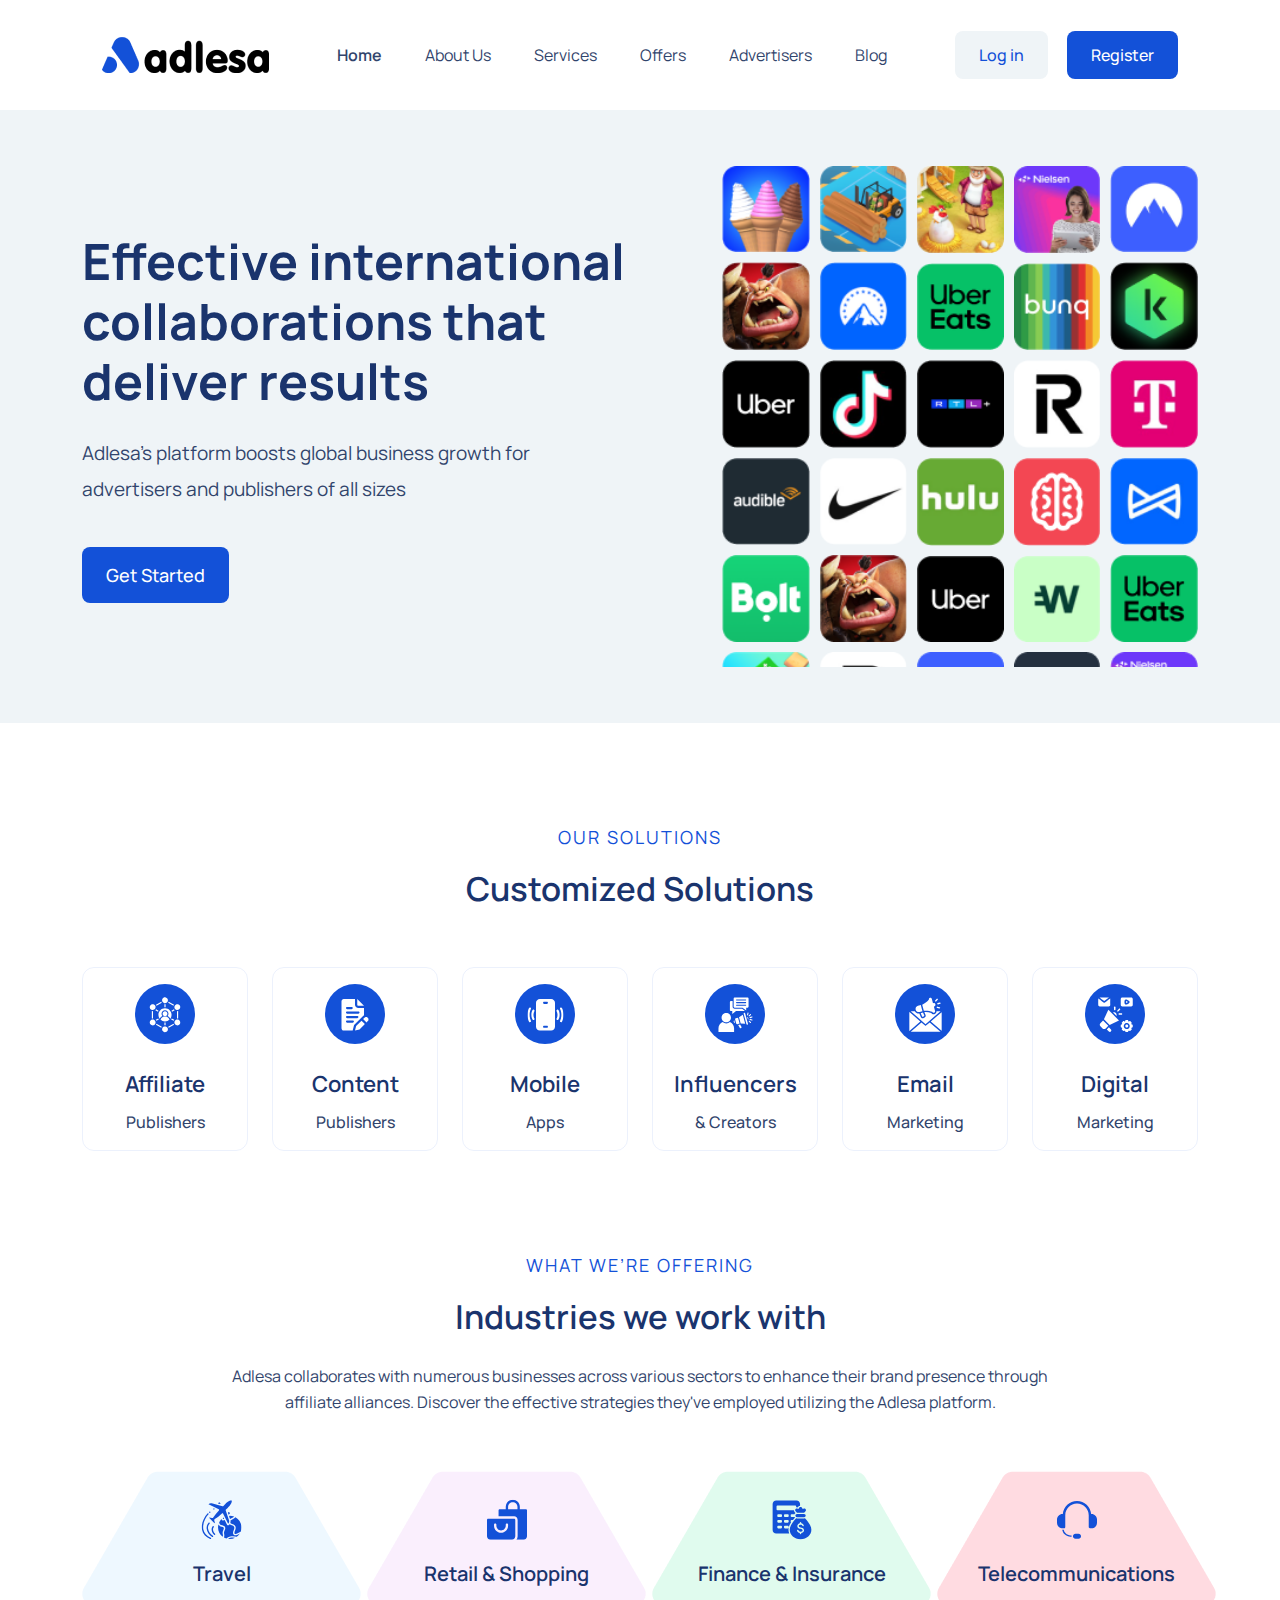
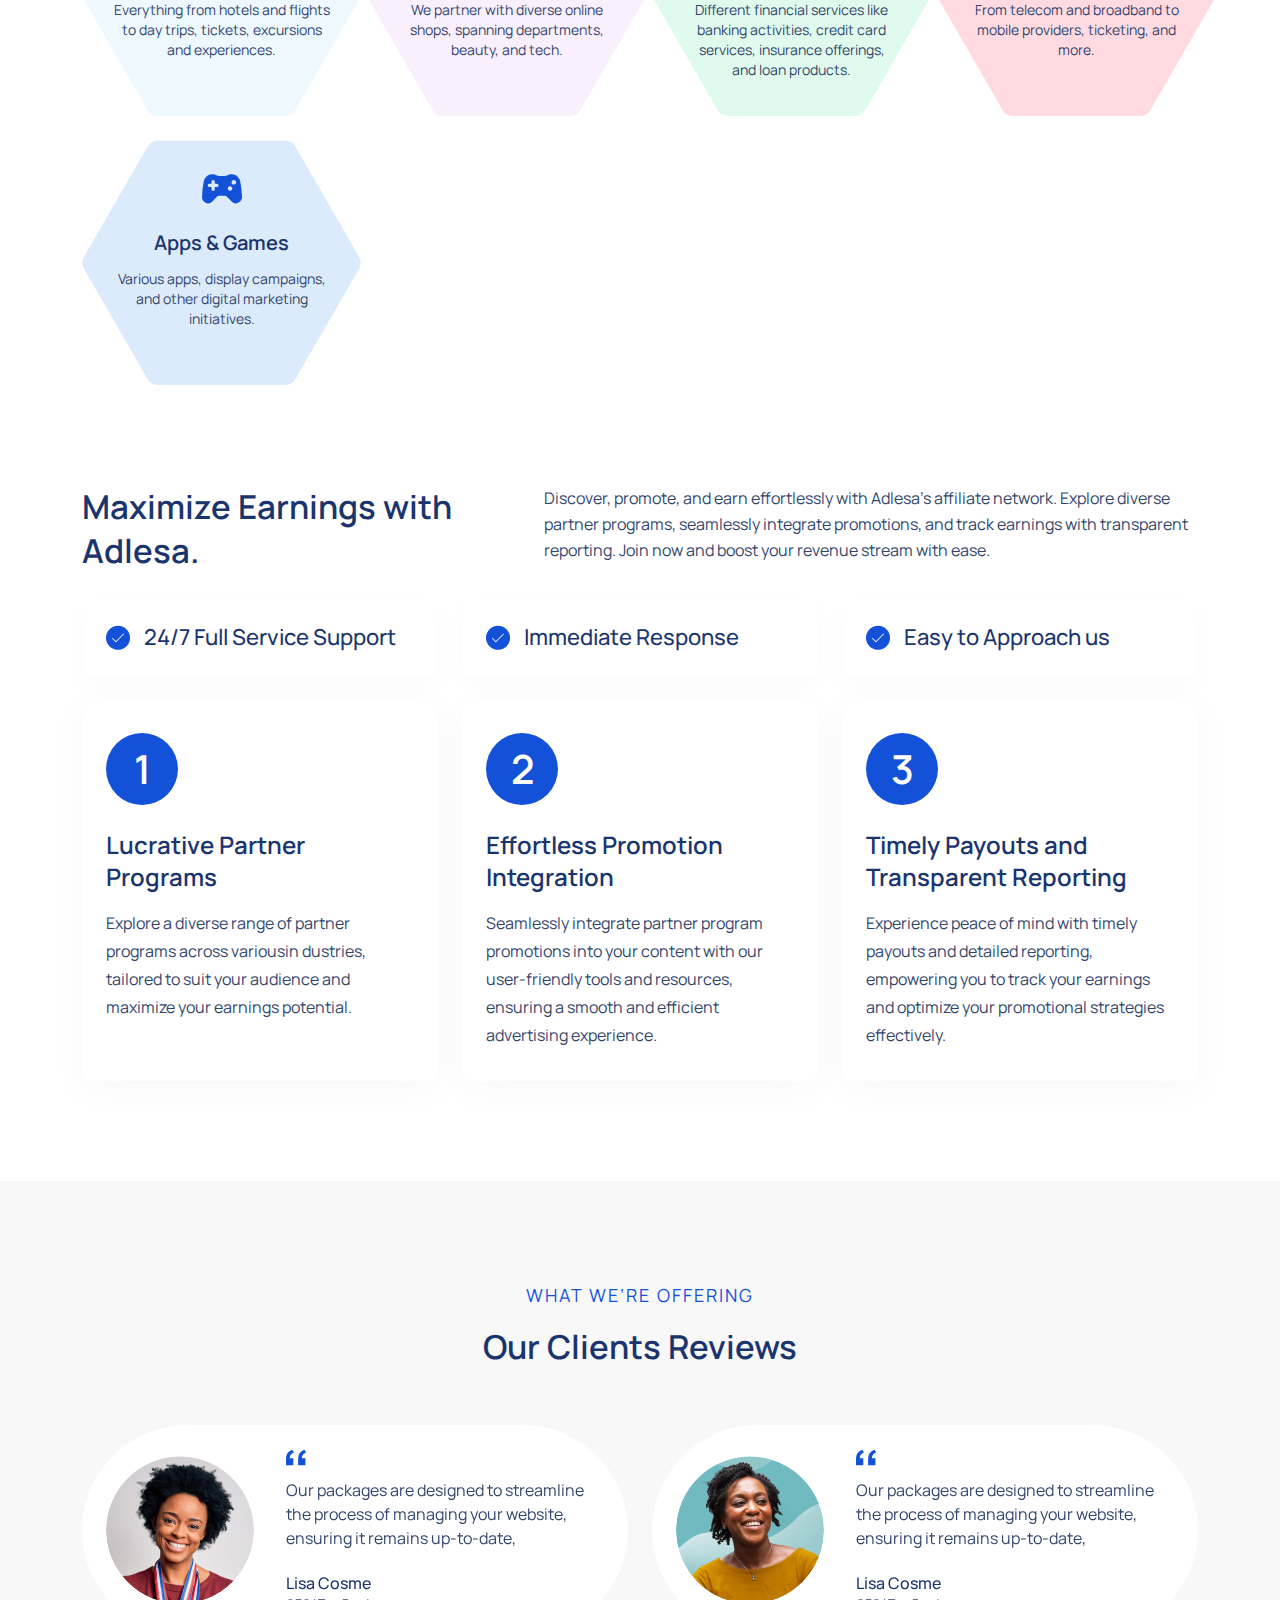
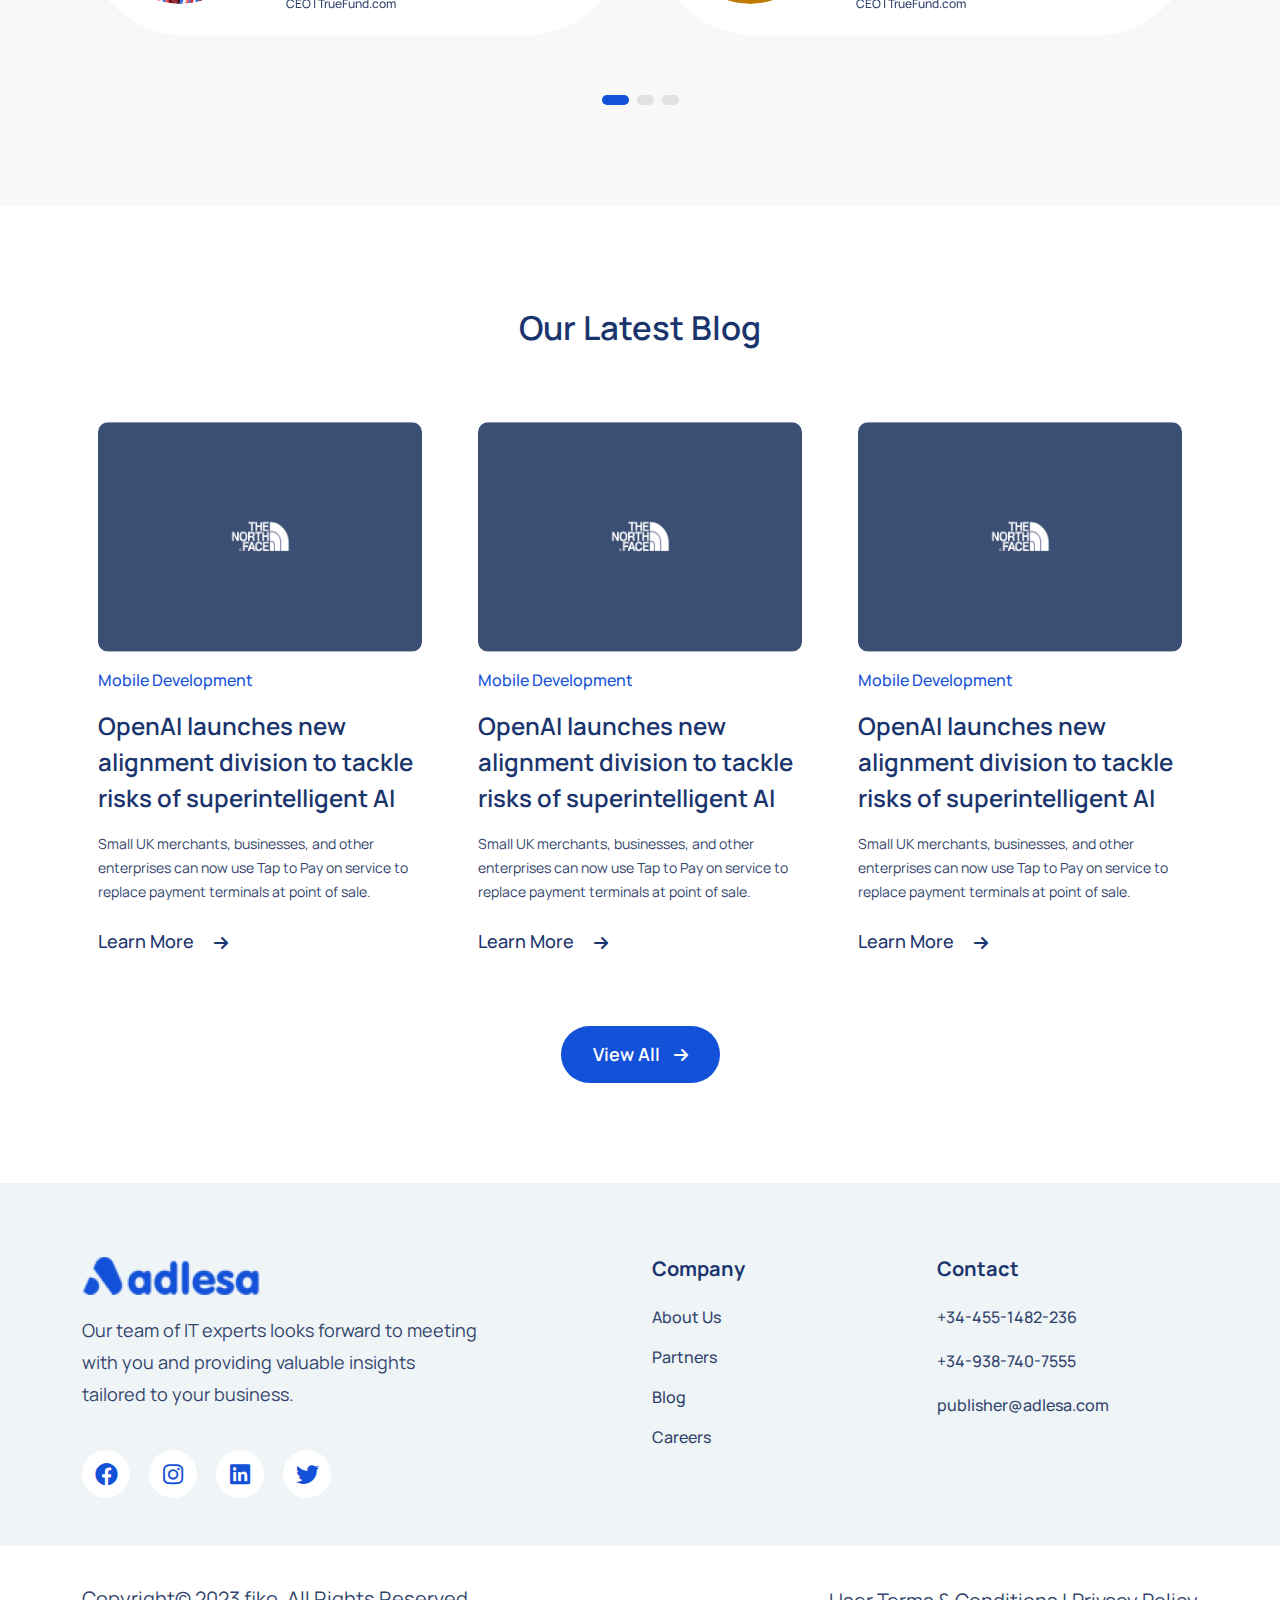
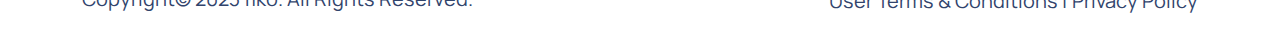
<file: index.html>
<!DOCTYPE html>
<html lang="en">

<head>
  <meta charset="UTF-8">
  <meta http-equiv="X-UA-Compatible" content="IE=edge">
  <meta name="viewport"
    content="width=device-width, initial-scale=1.0, maximum-scale=5.0, minimum-scale=1.0, user-scalable=yes">
  <title>Aadlesa</title>
  <link rel="shortcut icon" href="" type="image/x-icon">
  <!--all css link -->
  <link rel="stylesheet" href="assets/css/bootstrap.min.css">
  <link rel="stylesheet" href="assets/fontawsome/css/all.min.css">
  <link rel="stylesheet" href="assets/fontawsome/css/fontawesome.min.css">
  <link rel="stylesheet" href="assets/css/slick.css">
  <link rel="stylesheet" href="assets/css/style.css">
  <link rel="stylesheet" href="assets/css/responsive.css">
</head>


<body>
  <!-- header area start -->
  <div id="header-fixed-height"></div>
  <!-- header area start -->
  <div id="header-fixed-height"></div>
  <header class="header_area">
    <div class="container">
      <div class="header_main">
        <div class="logo">
          <a href="index.html"><img src="assets/images/logo/logo.png" alt="logo"></a>
        </div>
        <div class="menu_wrapper d-flex justify-content-end align-items-center flex-grow-1">
          <div class="menus mx-auto">
            <ul class="list-unstyled">
              <li class="active"><a href="index.html">Home</a></li>
              <li><a href="about.html">About Us</a></li>
              <li><a href="#">Services</a></li>
              <li><a href="offer.html">Offers</a></li>
              <li><a href="advertisers.html">Advertisers</a></li>
              <li><a href="blog.html">Blog</a></li>
            </ul>
          </div>
          <div class="menu_options">
            <a href="#" class="login_btn">Log in</a>
            <a href="register.html" class="register_btn">Register</a>
          </div>
        </div>
        <div class="menu_control_overlay"></div>
        <div class="mobile_menu_control d-block d-xl-none">
          <button class="mobile_menu_control_bar"><i class="fa-solid fa-bars"></i></button>
        </div>
      </div>
    </div>
  </header>
  <!-- header area end -->


  <!-- main area start -->
  <main>
    <!-- banner area start -->
    <section class="banner_area">
      <div class="container">
        <div class="row">
          <div class="col-lg-6 align-self-center">
            <div class="text">
              <h1 class="title">Effective international collaborations that deliver results</h1>
              <p>Adlesa's platform boosts global business growth for advertisers and publishers of all sizes</p>
              <a href="#" class="get_started_btn">Get Started</a>
            </div>
          </div>
          <div class="col-lg-6">
            <div class="image">
              <div class="image_slider_main">
                <div class="image_slider_list">
                  <div class="image_items">
                    <img src="assets/images/banner/banner-img-1.png" alt="banner-img">
                    <img src="assets/images/banner/banner-img-2.png" alt="banner-img">
                    <img src="assets/images/banner/banner-img-3.png" alt="banner-img">
                    <img src="assets/images/banner/banner-img-4.png" alt="banner-img">
                    <img src="assets/images/banner/banner-img-5.png" alt="banner-img">
                    <img src="assets/images/banner/banner-img-6.png" alt="banner-img">
                  </div>
                  <div class="image_items">
                    <img src="assets/images/banner/banner-img-1.png" alt="banner-img">
                    <img src="assets/images/banner/banner-img-2.png" alt="banner-img">
                    <img src="assets/images/banner/banner-img-3.png" alt="banner-img">
                    <img src="assets/images/banner/banner-img-4.png" alt="banner-img">
                    <img src="assets/images/banner/banner-img-5.png" alt="banner-img">
                    <img src="assets/images/banner/banner-img-6.png" alt="banner-img">
                  </div>
                </div>
                <div class="image_slider_list">
                  <div class="image_items">
                    <img src="assets/images/banner/banner-img-7.png" alt="banner-img">
                    <img src="assets/images/banner/banner-img-8.png" alt="banner-img">
                    <img src="assets/images/banner/banner-img-9.png" alt="banner-img">
                    <img src="assets/images/banner/banner-img-10.png" alt="banner-img">
                    <img src="assets/images/banner/banner-img-11.png" alt="banner-img">
                    <img src="assets/images/banner/banner-img-12.png" alt="banner-img">
                  </div>
                  <div class="image_items">
                    <img src="assets/images/banner/banner-img-7.png" alt="banner-img">
                    <img src="assets/images/banner/banner-img-8.png" alt="banner-img">
                    <img src="assets/images/banner/banner-img-9.png" alt="banner-img">
                    <img src="assets/images/banner/banner-img-10.png" alt="banner-img">
                    <img src="assets/images/banner/banner-img-11.png" alt="banner-img">
                    <img src="assets/images/banner/banner-img-12.png" alt="banner-img">
                  </div>
                </div>
                <div class="image_slider_list">
                  <div class="image_items">
                    <img src="assets/images/banner/banner-img-13.png" alt="banner-img">
                    <img src="assets/images/banner/banner-img-14.png" alt="banner-img">
                    <img src="assets/images/banner/banner-img-15.png" alt="banner-img">
                    <img src="assets/images/banner/banner-img-16.png" alt="banner-img">
                    <img src="assets/images/banner/banner-img-17.png" alt="banner-img">
                    <img src="assets/images/banner/banner-img-18.png" alt="banner-img">
                  </div>
                  <div class="image_items">
                    <img src="assets/images/banner/banner-img-13.png" alt="banner-img">
                    <img src="assets/images/banner/banner-img-14.png" alt="banner-img">
                    <img src="assets/images/banner/banner-img-15.png" alt="banner-img">
                    <img src="assets/images/banner/banner-img-16.png" alt="banner-img">
                    <img src="assets/images/banner/banner-img-17.png" alt="banner-img">
                    <img src="assets/images/banner/banner-img-18.png" alt="banner-img">
                  </div>
                </div>
                <div class="image_slider_list">
                  <div class="image_items">
                    <img src="assets/images/banner/banner-img-19.png" alt="banner-img">
                    <img src="assets/images/banner/banner-img-20.png" alt="banner-img">
                    <img src="assets/images/banner/banner-img-21.png" alt="banner-img">
                    <img src="assets/images/banner/banner-img-22.png" alt="banner-img">
                    <img src="assets/images/banner/banner-img-23.png" alt="banner-img">
                    <img src="assets/images/banner/banner-img-24.png" alt="banner-img">
                  </div>
                  <div class="image_items">
                    <img src="assets/images/banner/banner-img-19.png" alt="banner-img">
                    <img src="assets/images/banner/banner-img-20.png" alt="banner-img">
                    <img src="assets/images/banner/banner-img-21.png" alt="banner-img">
                    <img src="assets/images/banner/banner-img-22.png" alt="banner-img">
                    <img src="assets/images/banner/banner-img-23.png" alt="banner-img">
                    <img src="assets/images/banner/banner-img-24.png" alt="banner-img">
                  </div>
                </div>
                <div class="image_slider_list">
                  <div class="image_items">
                    <img src="assets/images/banner/banner-img-25.png" alt="banner-img">
                    <img src="assets/images/banner/banner-img-26.png" alt="banner-img">
                    <img src="assets/images/banner/banner-img-27.png" alt="banner-img">
                    <img src="assets/images/banner/banner-img-28.png" alt="banner-img">
                    <img src="assets/images/banner/banner-img-29.png" alt="banner-img">
                    <img src="assets/images/banner/banner-img-30.png" alt="banner-img">
                  </div>
                  <div class="image_items">
                    <img src="assets/images/banner/banner-img-25.png" alt="banner-img">
                    <img src="assets/images/banner/banner-img-26.png" alt="banner-img">
                    <img src="assets/images/banner/banner-img-27.png" alt="banner-img">
                    <img src="assets/images/banner/banner-img-28.png" alt="banner-img">
                    <img src="assets/images/banner/banner-img-29.png" alt="banner-img">
                    <img src="assets/images/banner/banner-img-30.png" alt="banner-img">
                  </div>
                </div>
              </div>
            </div>
          </div>
        </div>
      </div>
    </section>
    <!-- banner area end -->
    <!-- our solutions area start -->
    <section class="our_solutions_area">
      <div class="container">
        <div class="row">
          <div class="col-lg-8 mx-auto">
            <div class="section_header text-center">
              <h4 class="subtitle">OUR SOLUTIONS</h4>
              <h2 class="title">Customized Solutions</h2>
            </div>
          </div>
        </div>
        <div class="solutions_main">
          <div class="row g-4">
            <div class="col-xl-2 col-lg-3 col-sm-6 col-md-4 col-6">
              <div class="our_solutions_item">
                <div class="icon">
                  <img src="assets/images/icon/solutions-icon-1.svg" alt="solutions-icon-1">
                </div>
                <div class="text">
                  <h3 class="title">Affiliate</h3>
                  <p class="subtitle">Publishers</p>
                </div>
              </div>
            </div>
            <div class="col-xl-2 col-lg-3 col-sm-6 col-md-4 col-6">
              <div class="our_solutions_item">
                <div class="icon">
                  <img src="assets/images/icon/solutions-icon-2.svg" alt="solutions-icon-2">
                </div>
                <div class="text">
                  <h3 class="title">Content</h3>
                  <p class="subtitle">Publishers</p>
                </div>
              </div>
            </div>
            <div class="col-xl-2 col-lg-3 col-sm-6 col-md-4 col-6">
              <div class="our_solutions_item">
                <div class="icon">
                  <img src="assets/images/icon/solutions-icon-3.svg" alt="solutions-icon-3">
                </div>
                <div class="text">
                  <h3 class="title">Mobile</h3>
                  <p class="subtitle">Apps</p>
                </div>
              </div>
            </div>
            <div class="col-xl-2 col-lg-3 col-sm-6 col-md-4 col-6">
              <div class="our_solutions_item">
                <div class="icon">
                  <img src="assets/images/icon/solutions-icon-4.svg" alt="solutions-icon-4">
                </div>
                <div class="text">
                  <h3 class="title">Influencers</h3>
                  <p class="subtitle">& Creators</p>
                </div>
              </div>
            </div>
            <div class="col-xl-2 col-lg-3 col-sm-6 col-md-4 col-6">
              <div class="our_solutions_item">
                <div class="icon">
                  <img src="assets/images/icon/solutions-icon-5.svg" alt="solutions-icon-5">
                </div>
                <div class="text">
                  <h3 class="title">Email</h3>
                  <p class="subtitle">Marketing</p>
                </div>
              </div>
            </div>
            <div class="col-xl-2 col-lg-3 col-sm-6 col-md-4 col-6">
              <div class="our_solutions_item">
                <div class="icon">
                  <img src="assets/images/icon/solutions-icon-6.svg" alt="solutions-icon-6">
                </div>
                <div class="text">
                  <h3 class="title">Digital</h3>
                  <p class="subtitle">Marketing</p>
                </div>
              </div>
            </div>
          </div>
        </div>
      </div>
    </section>
    <!-- our solutions area end -->

    <!-- services area start -->
    <section class="services_area">
      <div class="container">
        <div class="row">
          <div class="col-lg-9 mx-auto">
            <div class="section_header text-center">
              <h4 class="subtitle">WHAT WE’RE OFFERING</h4>
              <h2 class="title">Industries we work with</h2>
              <p>Adlesa collaborates with numerous businesses across various sectors to enhance their brand presence
                through affiliate alliances. Discover the effective strategies they've employed utilizing the Adlesa
                platform.</p>
            </div>
          </div>
        </div>
        <div class="services_main">
          <div class="services_item text-center">
            <div class="icon">
              <img src="assets/images/icon/service-icon-1.svg" alt="service-icon">
            </div>
            <div class="text">
              <h3 class="title">Travel</h3>
              <p>Everything from hotels and flights to day trips, tickets, excursions and experiences.</p>
            </div>
          </div>
          <div class="services_item text-center">
            <div class="icon">
              <img src="assets/images/icon/service-icon-2.svg" alt="service-icon">
            </div>
            <div class="text">
              <h3 class="title">Retail & Shopping</h3>
              <p>We partner with diverse online shops, spanning departments, beauty, and tech.</p>
            </div>
          </div>
          <div class="services_item text-center">
            <div class="icon">
              <img src="assets/images/icon/service-icon-3.svg" alt="service-icon">
            </div>
            <div class="text">
              <h3 class="title">Finance & Insurance</h3>
              <p>Different financial services like banking activities, credit card services, insurance offerings, and
                loan products.</p>
            </div>
          </div>
          <div class="services_item text-center">
            <div class="icon">
              <img src="assets/images/icon/service-icon-4.svg" alt="service-icon">
            </div>
            <div class="text">
              <h3 class="title">Telecommunications</h3>
              <p>From telecom and broadband to mobile providers, ticketing, and more.</p>
            </div>
          </div>
          <div class="services_item text-center">
            <div class="icon">
              <img src="assets/images/icon/service-icon-5.svg" alt="service-icon">
            </div>
            <div class="text">
              <h3 class="title">Apps & Games</h3>
              <p>Various apps, display campaigns, and other digital marketing initiatives.</p>
            </div>
          </div>
        </div>
      </div>
    </section>
    <!-- services area end -->

    <!-- features area start -->
    <section class="features_area">
      <div class="container">
        <div class="top_info">
          <div class="heading">
            <div class="section_header text-start">
              <h2 class="title">Maximize Earnings with Adlesa.</h2>
            </div>
            <div class="des">
              <p>Discover, promote, and earn effortlessly with Adlesa's affiliate network. Explore diverse partner
                programs, seamlessly integrate promotions, and track earnings with transparent reporting. Join now and
                boost your revenue stream with ease.</p>
            </div>
          </div>
          <div class="featuers_short_info">
            <div class="row g-4">
              <div class="col-lg-4 col-md-6">
                <div class="short_info_item">
                  <div class="icon">
                    <img src="assets/images/icon/icon-check.png" alt="icon-check">
                  </div>
                  <div class="text">
                    <h3 class="title">24/7 Full Service Support</h3>
                  </div>
                </div>
              </div>
              <div class="col-lg-4 col-md-6">
                <div class="short_info_item">
                  <div class="icon">
                    <img src="assets/images/icon/icon-check.png" alt="icon-check">
                  </div>
                  <div class="text">
                    <h3 class="title">Immediate Response</h3>
                  </div>
                </div>
              </div>
              <div class="col-lg-4 col-md-6">
                <div class="short_info_item">
                  <div class="icon">
                    <img src="assets/images/icon/icon-check.png" alt="icon-check">
                  </div>
                  <div class="text">
                    <h3 class="title">Easy to Approach us</h3>
                  </div>
                </div>
              </div>
            </div>
          </div>
        </div>
        <div class="featuers_main_info">
          <div class="row g-4">
            <div class="col-lg-4 col-md-6">
              <div class="featuers_main_item">
                <div class="number">
                  <span>1</span>
                </div>
                <div class="text">
                  <h3 class="title">Lucrative Partner Programs</h3>
                  <p>Explore a diverse range of partner programs across variousin dustries, tailored to suit your
                    audience and maximize your earnings potential.
                  </p>
                </div>
              </div>
            </div>
            <div class="col-lg-4 col-md-6">
              <div class="featuers_main_item">
                <div class="number">
                  <span>2</span>
                </div>
                <div class="text">
                  <h3 class="title">Effortless Promotion
                    Integration</h3>
                  <p>Seamlessly integrate partner program promotions into your content with our user-friendly tools and
                    resources, ensuring a smooth and efficient advertising experience.
                  </p>
                </div>
              </div>
            </div>
            <div class="col-lg-4 col-md-6">
              <div class="featuers_main_item">
                <div class="number">
                  <span>3</span>
                </div>
                <div class="text">
                  <h3 class="title">Timely Payouts and
                    Transparent Reporting</h3>
                  <p>Experience peace of mind with timely payouts and detailed reporting, empowering you to track your
                    earnings and optimize your promotional strategies effectively.
                  </p>
                </div>
              </div>
            </div>
          </div>
        </div>
      </div>
    </section>
    <!-- features area end -->

    <!-- testimonial area start -->
    <section class="testimonial_area">
      <div class="testimonial_main">
        <div class="container">
          <div class="row">
            <div class="col-lg-8 mx-auto">
              <div class="section_header text-center">
                <h4 class="subtitle">WHAT WE’RE OFFERING</h4>
                <h2 class="title">Our Clients Reviews</h2>
              </div>
            </div>
          </div>
          <div class="row testimonial_slider">
            <div class="col-lg-6">
              <div class="testimonial_item">
                <div class="image">
                  <img src="assets/images/testimonial/testimonial-1.png" alt="testimonial-1" class="img-fluid w-100">
                </div>
                <div class="text">
                  <div class="icon">
                    <img src="assets/images/icon/quote.svg" alt="quote">
                  </div>
                  <p>Our packages are designed to streamline the process of managing your website, ensuring it remains
                    up-to-date, </p>
                  <h4 class="name">Lisa Cosme</h4>
                  <h5 class="designation">CEO | TrueFund.com</h5>
                </div>
              </div>
            </div>
            <div class="col-lg-6">
              <div class="testimonial_item">
                <div class="image">
                  <img src="assets/images/testimonial/testimonial-2.png" alt="testimonial-2" class="img-fluid w-100">
                </div>
                <div class="text">
                  <div class="icon">
                    <img src="assets/images/icon/quote.svg" alt="quote">
                  </div>
                  <p>Our packages are designed to streamline the process of managing your website, ensuring it remains
                    up-to-date, </p>
                  <h4 class="name">Lisa Cosme</h4>
                  <h5 class="designation">CEO | TrueFund.com</h5>
                </div>
              </div>
            </div>
            <div class="col-lg-6">
              <div class="testimonial_item">
                <div class="image">
                  <img src="assets/images/testimonial/testimonial-1.png" alt="testimonial-1" class="img-fluid w-100">
                </div>
                <div class="text">
                  <div class="icon">
                    <img src="assets/images/icon/quote.svg" alt="quote">
                  </div>
                  <p>Our packages are designed to streamline the process of managing your website, ensuring it remains
                    up-to-date, </p>
                  <h4 class="name">Lisa Cosme</h4>
                  <h5 class="designation">CEO | TrueFund.com</h5>
                </div>
              </div>
            </div>
          </div>
        </div>
      </div>
    </section>
    <!-- testimonial area end -->

    <!-- our latest blog area start -->
    <section class="our_latest_blog_area">
      <div class="container">
        <div class="row">
          <div class="col-lg-8 mx-auto">
            <div class="section_header text-center">
              <h2 class="title">Our Latest Blog</h2>
            </div>
          </div>
        </div>
        <div class="blog_main">
          <div class="row g-4">
            <div class="col-lg-4 col-md-6">
              <div class="our_blog_item">
                <div class="image">
                  <a href="#" class="d-block w-100">
                    <img src="assets/images/img/blog-image.png" alt="blog-image" class="img-fluid w-100">
                  </a>
                </div>
                <div class="text">
                  <span class="cate">Mobile Development</span>
                  <a href="#" class="title">OpenAI launches new alignment division to tackle
                    risks of superintelligent AI</a>
                  <p>Small UK merchants, businesses, and other enterprises can now use Tap to Pay on service to replace
                    payment terminals at point of sale.</p>
                  <a href="#" class="learn_more">Learn More <i class="fa-solid fa-arrow-right"></i></a>
                </div>
              </div>
            </div>
            <div class="col-lg-4 col-md-6">
              <div class="our_blog_item">
                <div class="image">
                  <a href="#" class="d-block w-100">
                    <img src="assets/images/img/blog-image.png" alt="blog-image" class="img-fluid w-100">
                  </a>
                </div>
                <div class="text">
                  <span class="cate">Mobile Development</span>
                  <a href="#" class="title">OpenAI launches new alignment division to tackle
                    risks of superintelligent AI</a>
                  <p>Small UK merchants, businesses, and other enterprises can now use Tap to Pay on service to replace
                    payment terminals at point of sale.</p>
                  <a href="#" class="learn_more">Learn More <i class="fa-solid fa-arrow-right"></i></a>
                </div>
              </div>
            </div>
            <div class="col-lg-4 col-md-6">
              <div class="our_blog_item">
                <div class="image">
                  <a href="#" class="d-block w-100">
                    <img src="assets/images/img/blog-image.png" alt="blog-image" class="img-fluid w-100">
                  </a>
                </div>
                <div class="text">
                  <span class="cate">Mobile Development</span>
                  <a href="#" class="title">OpenAI launches new alignment division to tackle
                    risks of superintelligent AI</a>
                  <p>Small UK merchants, businesses, and other enterprises can now use Tap to Pay on service to replace
                    payment terminals at point of sale.</p>
                  <a href="#" class="learn_more">Learn More <i class="fa-solid fa-arrow-right"></i></a>
                </div>
              </div>
            </div>
          </div>
          <div class="view_all_blog text-center">
            <a href="blog.html" class="view_all_btn">View All <i class="fa-solid fa-arrow-right"></i></a>
          </div>
        </div>
      </div>
    </section>
    <!-- our latest blog area end -->

  </main>
  <!-- main area end -->
  <!-- scroll top part start -->
  <button class="scroll-to-top">
    <i class="fas fa-angle-up"></i>
  </button>
  <!-- scroll top part end -->
  <!-- footer area start -->
  <footer class="footer_area">
    <div class="footer_top">
      <div class="container">
        <div class="row g-4">
          <div class="col-lg-6 col-md-12">
            <div class="footer_about">
              <a href="index.html"><img src="assets/images/logo/footer-logo.png" alt="footer-logo"></a>
              <p>Our team of IT experts looks forward to meeting with you and providing valuable insights tailored to
                your
                business.</p>
              <div class="footer_social">
                <ul class="list-unstyled">
                  <li><a href="#"><i class="fa-brands fa-facebook"></i></a></li>
                  <li><a href="#"><i class="fa-brands fa-instagram"></i></a></li>
                  <li><a href="#"><i class="fa-brands fa-linkedin"></i></a></li>
                  <li><a href="#"><i class="fa-brands fa-twitter"></i></a></li>
                </ul>
              </div>
            </div>
          </div>
          <div class="col-lg-3 col-md-6">
            <div class="footer_widget">
              <h3 class="footer_title">Company</h3>
              <ul class="list-unstyled footer_link">
                <li><a href="#">About Us</a></li>
                <li><a href="#">Partners</a></li>
                <li><a href="#">Blog</a></li>
                <li><a href="#">Careers</a></li>
              </ul>
            </div>
          </div>
          <div class="col-lg-3 col-md-6">
            <div class="footer_widget">
              <h3 class="footer_title">Contact</h3>
              <ul class="list-unstyled footer_contact">
                <li><a href="tel:+34-455-1482-236">+34-455-1482-236</a></li>
                <li><a href="tel:+34-938-740-7555">+34-938-740-7555</a></li>
                <li><a href="mailto:publisher@adlesa.com">publisher@adlesa.com</a></li>
              </ul>
            </div>
          </div>
        </div>
      </div>
    </div>
    <div class="footer_btm">
      <div class="container">
        <div class="row">
          <div class="col-lg-6">
            <div class="left">
              <p>Copyright© 2023 fiko. All Rights Reserved.</p>
            </div>
          </div>
          <div class="col-lg-6">
            <div class="right">
              <ul class="list-unstyled">
                <li><a href="#">User Terms & Conditions | </a></li>
                <li><a href="#"> Privacy Policy</a></li>
              </ul>
            </div>
          </div>
        </div>
      </div>
    </div>
  </footer>
  <!-- footer area end -->

  <!-- all js link -->
  <script src="assets/js/jquery-3.6.0.min.js"></script>
  <script src="assets/js/bootstrap.bundle.min.js"></script>
  <script src="assets/js/slick.min.js"></script>
  <script src="assets/js/script.js"></script>
</body>

</html>
</file>
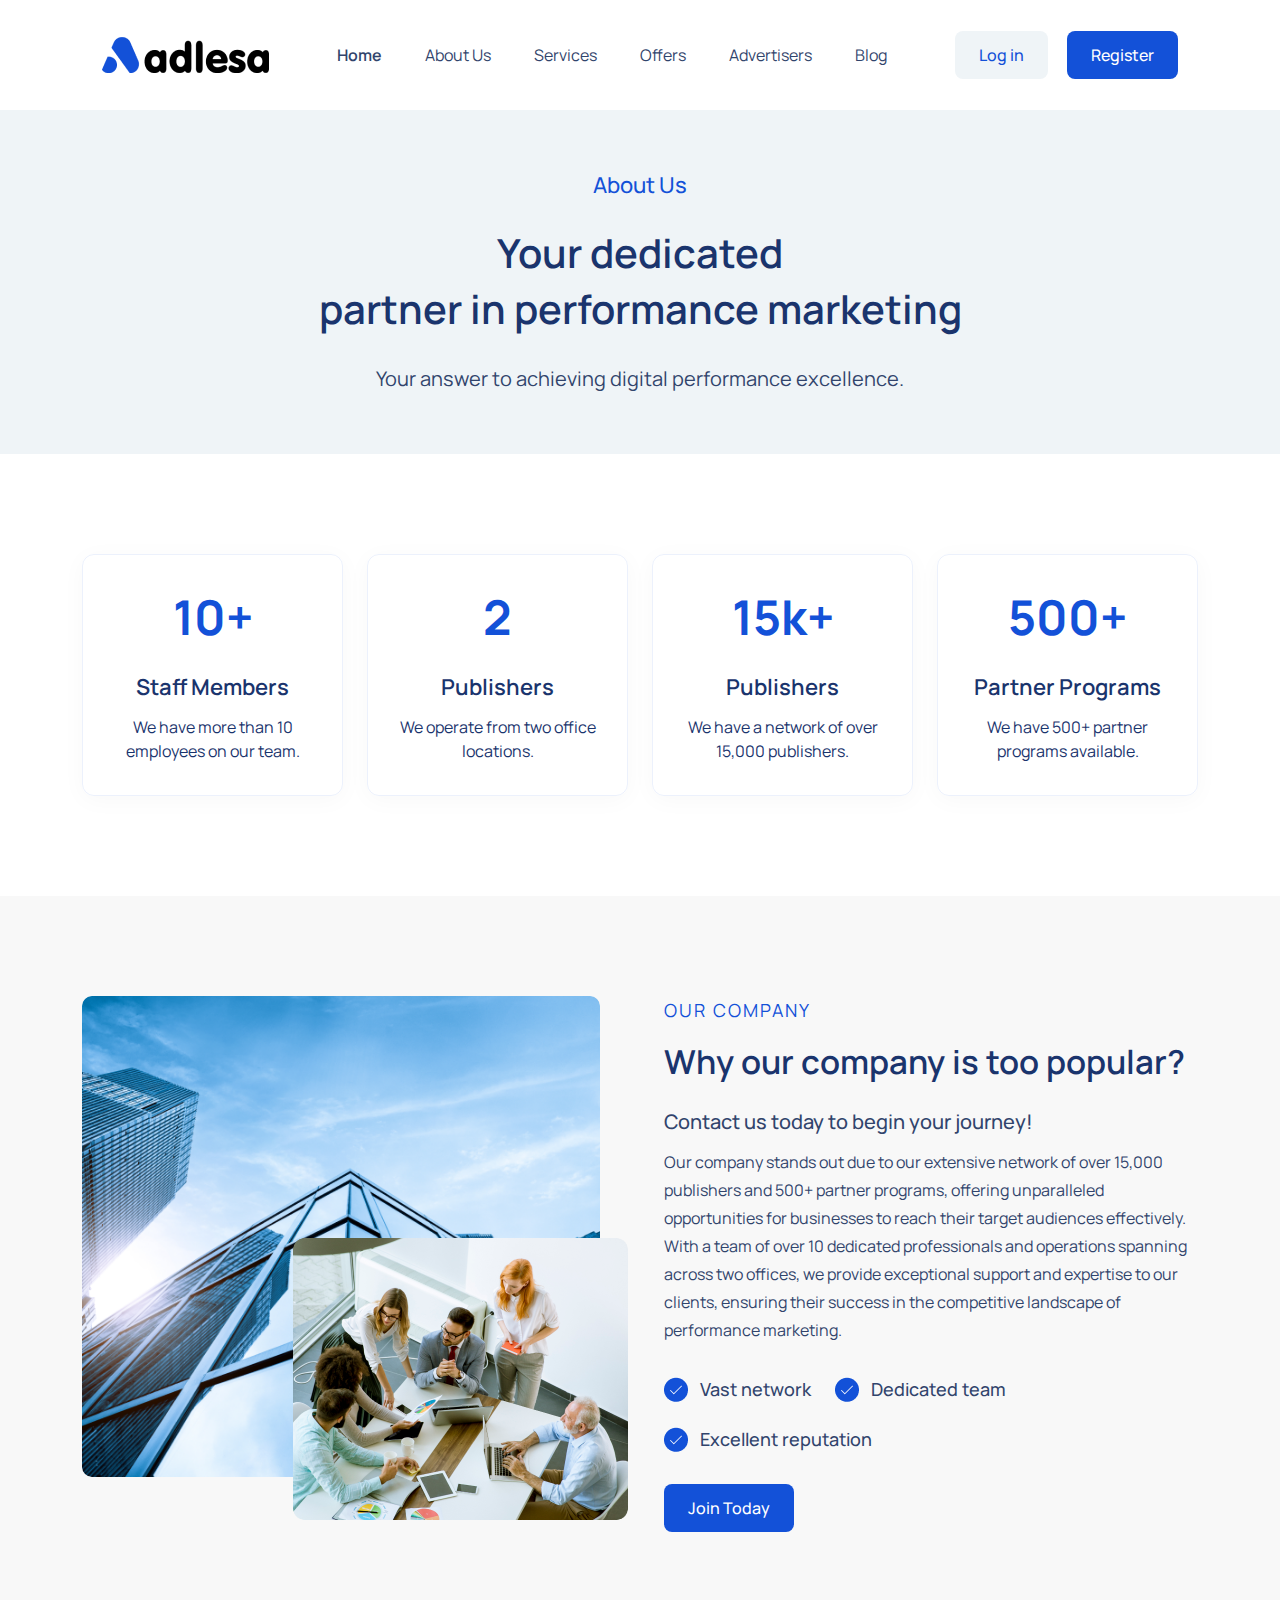
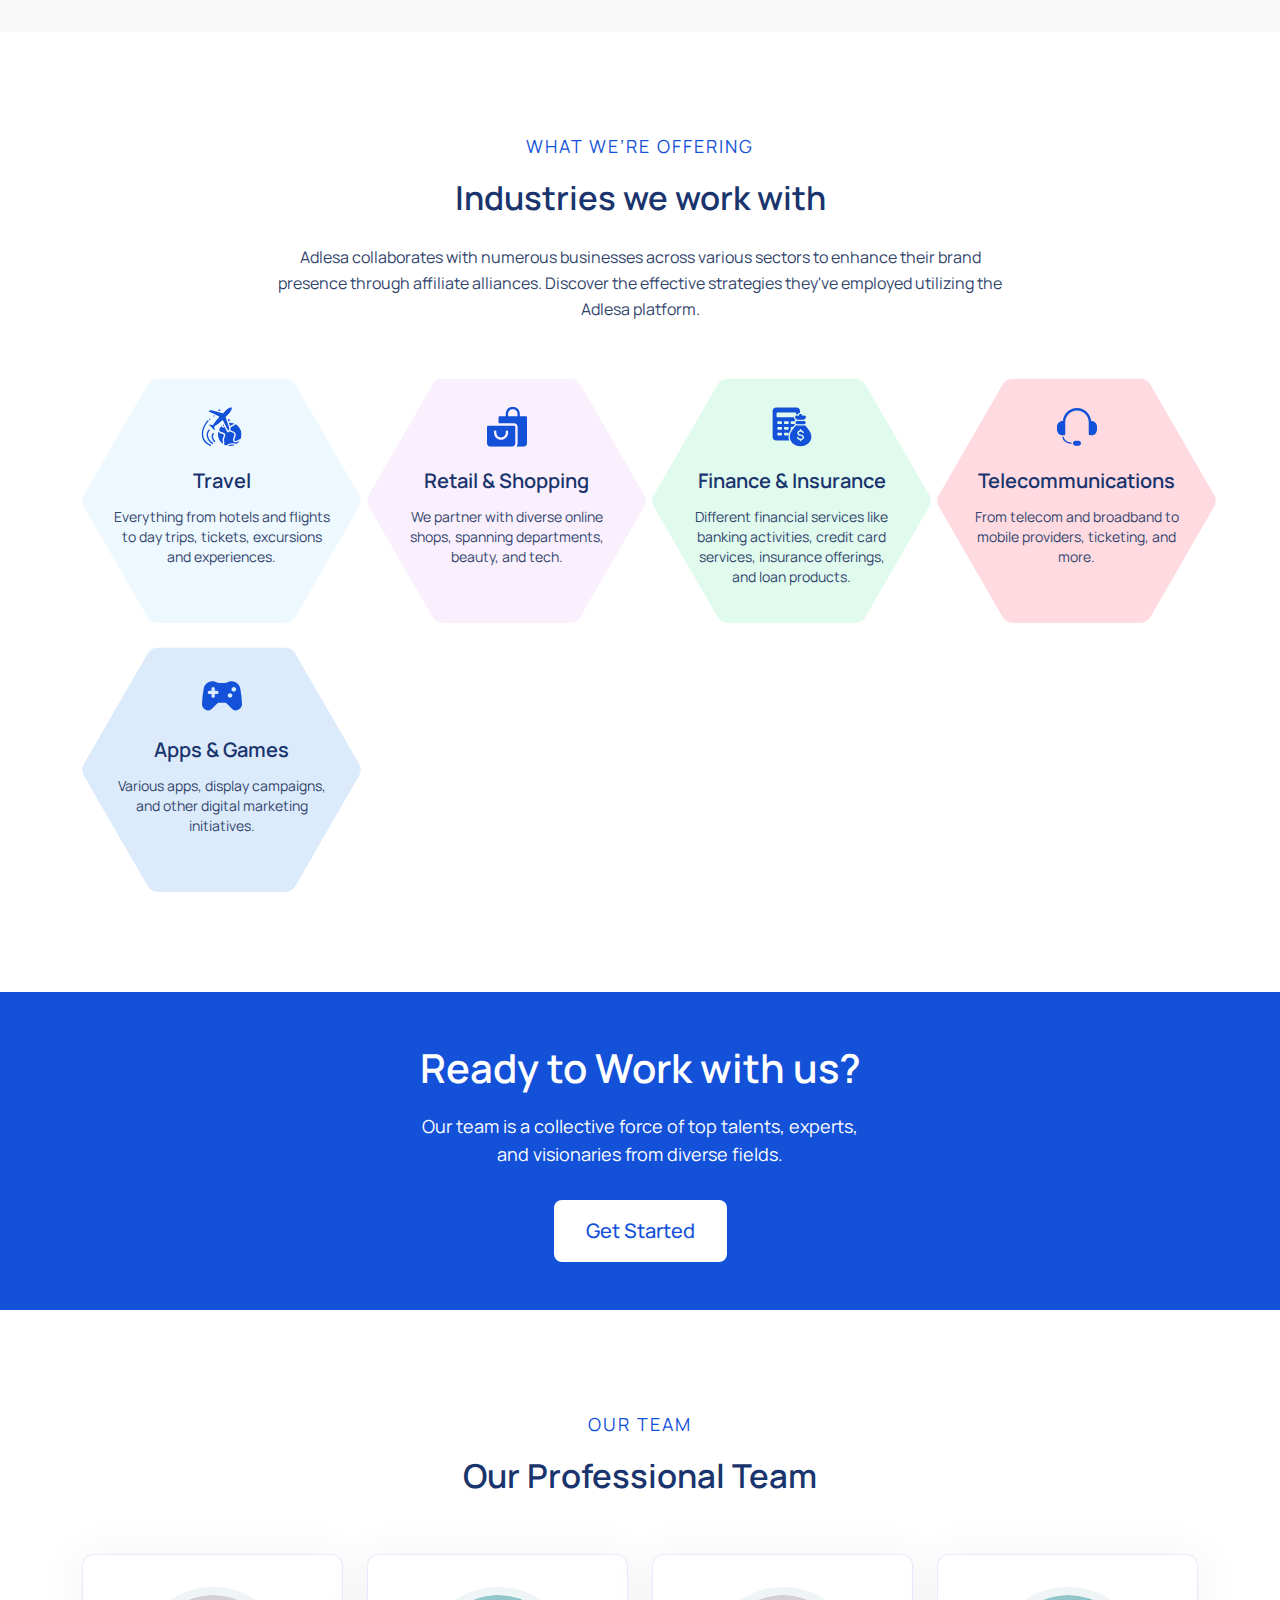
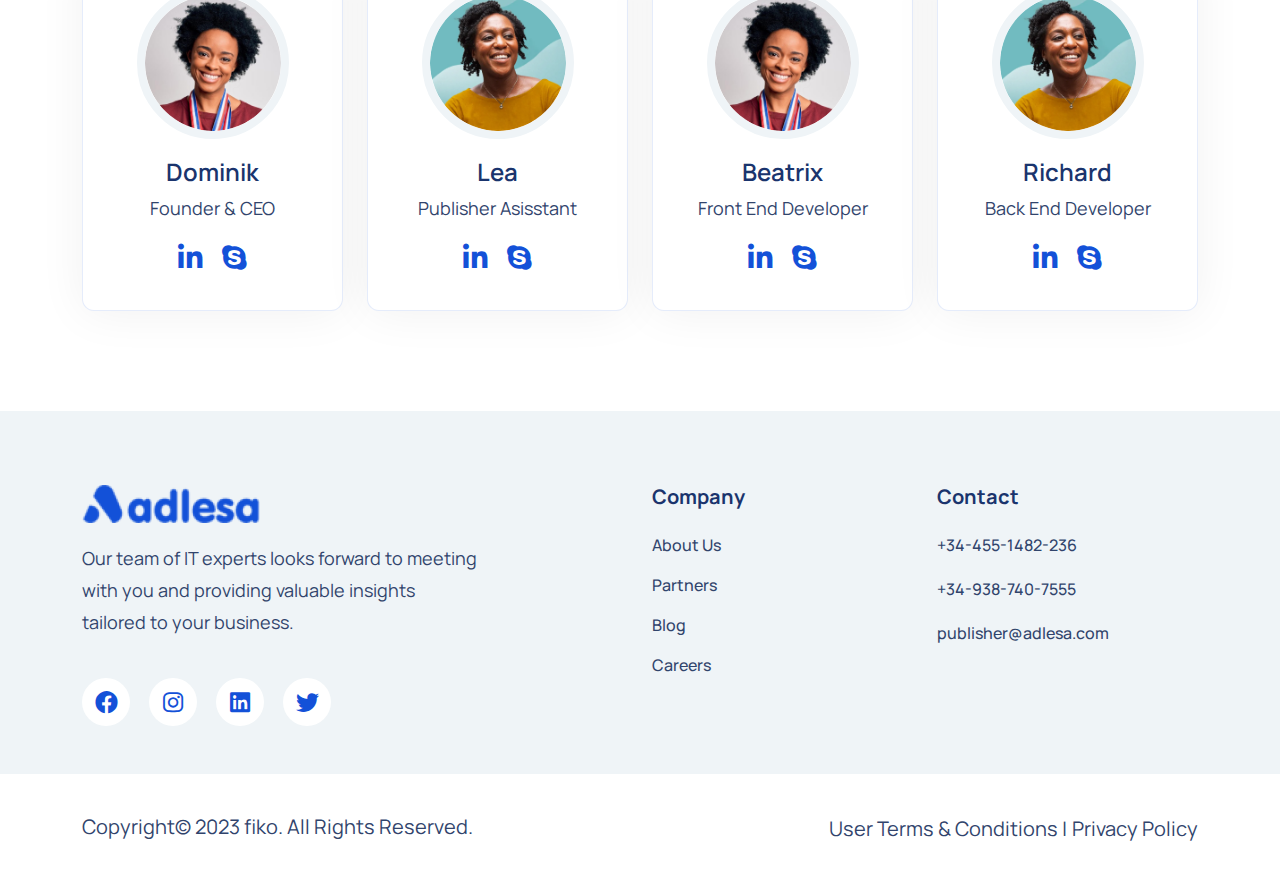
<file: about.html>
<!DOCTYPE html>
<html lang="en">

<head>
  <meta charset="UTF-8">
  <meta http-equiv="X-UA-Compatible" content="IE=edge">
  <meta name="viewport"
    content="width=device-width, initial-scale=1.0, maximum-scale=5.0, minimum-scale=1.0, user-scalable=yes">
  <title>Aadlesa</title>
  <link rel="shortcut icon" href="" type="image/x-icon">
  <!--all css link -->
  <link rel="stylesheet" href="assets/css/bootstrap.min.css">
  <link rel="stylesheet" href="assets/fontawsome/css/all.min.css">
  <link rel="stylesheet" href="assets/fontawsome/css/fontawesome.min.css">
  <link rel="stylesheet" href="assets/css/slick.css">
  <link rel="stylesheet" href="assets/css/style.css">
  <link rel="stylesheet" href="assets/css/responsive.css">
</head>


<body>
  <!-- header area start -->
  <div id="header-fixed-height"></div>
  <!-- header area start -->
  <div id="header-fixed-height"></div>
  <header class="header_area">
    <div class="container">
      <div class="header_main">
        <div class="logo">
          <a href="index.html"><img src="assets/images/logo/logo.png" alt="logo"></a>
        </div>
        <div class="menu_wrapper d-flex justify-content-end align-items-center flex-grow-1">
          <div class="menus mx-auto">
            <ul class="list-unstyled">
              <li class="active"><a href="index.html">Home</a></li>
              <li><a href="about.html">About Us</a></li>
              <li><a href="#">Services</a></li>
              <li><a href="offer.html">Offers</a></li>
              <li><a href="advertisers.html">Advertisers</a></li>
              <li><a href="blog.html">Blog</a></li>
            </ul>
          </div>
          <div class="menu_options">
            <a href="#" class="login_btn">Log in</a>
            <a href="register.html" class="register_btn">Register</a>
          </div>
        </div>
        <div class="menu_control_overlay"></div>
        <div class="mobile_menu_control d-block d-xl-none">
          <button class="mobile_menu_control_bar"><i class="fa-solid fa-bars"></i></button>
        </div>
      </div>
    </div>
  </header>
  <!-- header area end -->


  <!-- main area start -->
  <main>
    <!-- breadcrumb area start -->
    <section class="bread_crumb_area">
      <div class="container">
        <div class="row">
          <div class="col-lg-8 mx-auto">
            <div class="text text-center">
              <h3 class="subtitle">About Us</h3>
              <h1 class="title">Your dedicated <br>
                partner in performance marketing</h1>
              <p>Your answer to achieving digital performance excellence.</p>
            </div>
          </div>
        </div>
      </div>
    </section>
    <!-- breadcrumb area end -->
    <!-- counter area start -->
    <section class="counter_area">
      <div class="container">
        <div class="row g-4">
          <div class="col-lg-3 col-sm-6">
            <div class="counter_item">
              <h3 class="number">10+</h3>
              <h4 class="title">Staff Members</h4>
              <p>We have more than 10 employees on our team.</p>
            </div>
          </div>
          <div class="col-lg-3 col-sm-6">
            <div class="counter_item">
              <h3 class="number">2</h3>
              <h4 class="title">Publishers</h4>
              <p>We operate from two office locations.</p>
            </div>
          </div>
          <div class="col-lg-3 col-sm-6">
            <div class="counter_item">
              <h3 class="number">15k+</h3>
              <h4 class="title">Publishers</h4>
              <p>We have a network of over 15,000 publishers.</p>
            </div>
          </div>
          <div class="col-lg-3 col-sm-6">
            <div class="counter_item">
              <h3 class="number">500+</h3>
              <h4 class="title">Partner Programs</h4>
              <p>We have 500+ partner programs available.</p>
            </div>
          </div>
        </div>
      </div>
    </section>
    <!-- counter area end -->
    <!-- about company area start -->
    <section class="about_company_area">
      <div class="about_main">
        <div class="container">
          <div class="row">
            <div class="col-lg-6">
              <div class="image">
                <img src="assets/images/about/about-image-1.png" alt="about-image-1" class="img-fluid w-100">
                <div class="child_image">
                  <img src="assets/images/about/about-image-2.png" alt="about-image-2" class="img-fluid w-100">
                </div>
              </div>
            </div>
            <div class="col-lg-6">
              <div class="text">
                <div class="section_header text-start">
                  <h4 class="subtitle">OUR COMPANY</h4>
                  <h2 class="title">Why our company is too popular?</h2>
                </div>
                <div class="details">
                  <p class="subtitle">Contact us today to begin your journey!</p>
                  <p>Our company stands out due to our extensive network of over 15,000 publishers and 500+ partner
                    programs, offering unparalleled opportunities for businesses to reach their target audiences
                    effectively. With a team of over 10 dedicated professionals and operations spanning across two
                    offices, we provide exceptional support and expertise to our clients, ensuring their success in the
                    competitive landscape of performance marketing.</p>
                  <ul class="list-unstyled list_info">
                    <li>
                      <div class="icon">
                        <img src="assets/images/icon/icon-check.png" alt="icon-check">
                      </div>
                      <h4 class="info_title">Vast network</h4>
                    </li>
                    <li>
                      <div class="icon">
                        <img src="assets/images/icon/icon-check.png" alt="icon-check">
                      </div>
                      <h4 class="info_title">Dedicated team</h4>
                    </li>
                    <li>
                      <div class="icon">
                        <img src="assets/images/icon/icon-check.png" alt="icon-check">
                      </div>
                      <h4 class="info_title">Excellent reputation</h4>
                    </li>
                  </ul>
                  <a href="#" class="join_btn">Join Today</a>
                </div>
              </div>
            </div>
          </div>
        </div>
      </div>
    </section>
    <!-- about company area end -->

    <!-- services area start -->
    <section class="services_area">
      <div class="container">
        <div class="row">
          <div class="col-lg-8 mx-auto">
            <div class="section_header text-center">
              <h4 class="subtitle">WHAT WE’RE OFFERING</h4>
              <h2 class="title">Industries we work with</h2>
              <p>Adlesa collaborates with numerous businesses across various sectors to enhance their brand presence
                through affiliate alliances. Discover the effective strategies they've employed utilizing the Adlesa
                platform.</p>
            </div>
          </div>
        </div>
        <div class="services_main">
          <div class="services_item text-center">
            <div class="icon">
              <img src="assets/images/icon/service-icon-1.svg" alt="service-icon">
            </div>
            <div class="text">
              <h3 class="title">Travel</h3>
              <p>Everything from hotels and flights to day trips, tickets, excursions and experiences.</p>
            </div>
          </div>
          <div class="services_item text-center">
            <div class="icon">
              <img src="assets/images/icon/service-icon-2.svg" alt="service-icon">
            </div>
            <div class="text">
              <h3 class="title">Retail & Shopping</h3>
              <p>We partner with diverse online shops, spanning departments, beauty, and tech.</p>
            </div>
          </div>
          <div class="services_item text-center">
            <div class="icon">
              <img src="assets/images/icon/service-icon-3.svg" alt="service-icon">
            </div>
            <div class="text">
              <h3 class="title">Finance & Insurance</h3>
              <p>Different financial services like banking activities, credit card services, insurance offerings, and
                loan products.</p>
            </div>
          </div>
          <div class="services_item text-center">
            <div class="icon">
              <img src="assets/images/icon/service-icon-4.svg" alt="service-icon">
            </div>
            <div class="text">
              <h3 class="title">Telecommunications</h3>
              <p>From telecom and broadband to mobile providers, ticketing, and more.</p>
            </div>
          </div>
          <div class="services_item text-center">
            <div class="icon">
              <img src="assets/images/icon/service-icon-5.svg" alt="service-icon">
            </div>
            <div class="text">
              <h3 class="title">Apps & Games</h3>
              <p>Various apps, display campaigns, and other digital marketing initiatives.</p>
            </div>
          </div>
        </div>
      </div>
    </section>
    <!-- services area end -->
    <!-- call to action area start -->
    <section class="call_to_action_area">
      <div class="call_to_action_main">
        <div class="container">
          <div class="row">
            <div class="col-lg-5 mx-auto">
              <div class="text text-center">
                <h3 class="title">Ready to Work with us?</h3>
                <p>Our team is a collective force of top talents, experts, and
                  visionaries from diverse fields.</p>
                <a href="#" class="get_started_btn">Get Started</a>
              </div>
            </div>
          </div>
        </div>
      </div>
    </section>
    <!-- call to action area end -->
    <!-- our team area start -->
    <section class="our_team_area">
      <div class="container">
        <div class="row">
          <div class="col-lg-8 mx-auto">
            <div class="section_header text-center">
              <h4 class="subtitle">Our Team</h4>
              <h2 class="title">Our Professional Team</h2>
            </div>
          </div>
        </div>
        <div class="team_main">
          <div class="row g-4">
            <div class="col-lg-3 col-sm-6">
              <div class="our_team_item text-center">
                <div class="image">
                  <img src="assets/images/team/team-member-1.png" alt="team-member-1" class="img-fluid w-100">
                </div>
                <div class="text">
                  <h3 class="name">Dominik</h3>
                  <h4 class="designation">Founder & CEO</h4>
                  <div class="social">
                    <ul class="list-unstyled">
                      <li><a href="#"><i class="fa-brands fa-linkedin-in"></i></a></li>
                      <li><a href="#"><i class="fa-brands fa-skype"></i></a></li>
                    </ul>
                  </div>
                </div>
              </div>
            </div>
            <div class="col-lg-3 col-sm-6">
              <div class="our_team_item text-center">
                <div class="image">
                  <img src="assets/images/team/team-member-2.png" alt="team-member-2" class="img-fluid w-100">
                </div>
                <div class="text">
                  <h3 class="name">Lea</h3>
                  <h4 class="designation">Publisher Asisstant</h4>
                  <div class="social">
                    <ul class="list-unstyled">
                      <li><a href="#"><i class="fa-brands fa-linkedin-in"></i></a></li>
                      <li><a href="#"><i class="fa-brands fa-skype"></i></a></li>
                    </ul>
                  </div>
                </div>
              </div>
            </div>
            <div class="col-lg-3 col-sm-6">
              <div class="our_team_item text-center">
                <div class="image">
                  <img src="assets/images/team/team-member-3.png" alt="team-member-3" class="img-fluid w-100">
                </div>
                <div class="text">
                  <h3 class="name">Beatrix</h3>
                  <h4 class="designation">Front End Developer</h4>
                  <div class="social">
                    <ul class="list-unstyled">
                      <li><a href="#"><i class="fa-brands fa-linkedin-in"></i></a></li>
                      <li><a href="#"><i class="fa-brands fa-skype"></i></a></li>
                    </ul>
                  </div>
                </div>
              </div>
            </div>
            <div class="col-lg-3 col-sm-6">
              <div class="our_team_item text-center">
                <div class="image">
                  <img src="assets/images/team/team-member-4.png" alt="team-member-4" class="img-fluid w-100">
                </div>
                <div class="text">
                  <h3 class="name">Richard</h3>
                  <h4 class="designation">Back End Developer</h4>
                  <div class="social">
                    <ul class="list-unstyled">
                      <li><a href="#"><i class="fa-brands fa-linkedin-in"></i></a></li>
                      <li><a href="#"><i class="fa-brands fa-skype"></i></a></li>
                    </ul>
                  </div>
                </div>
              </div>
            </div>
          </div>
        </div>
      </div>
    </section>
    <!-- our team area end -->
  </main>
  <!-- main area end -->
  <!-- scroll top part start -->
  <button class="scroll-to-top">
    <i class="fas fa-angle-up"></i>
  </button>
  <!-- scroll top part end -->
  <!-- footer area start -->
  <footer class="footer_area">
    <div class="footer_top">
      <div class="container">
        <div class="row g-4">
          <div class="col-lg-6 col-md-12">
            <div class="footer_about">
              <a href="index.html"><img src="assets/images/logo/footer-logo.png" alt="footer-logo"></a>
              <p>Our team of IT experts looks forward to meeting with you and providing valuable insights tailored to
                your
                business.</p>
              <div class="footer_social">
                <ul class="list-unstyled">
                  <li><a href="#"><i class="fa-brands fa-facebook"></i></a></li>
                  <li><a href="#"><i class="fa-brands fa-instagram"></i></a></li>
                  <li><a href="#"><i class="fa-brands fa-linkedin"></i></a></li>
                  <li><a href="#"><i class="fa-brands fa-twitter"></i></a></li>
                </ul>
              </div>
            </div>
          </div>
          <div class="col-lg-3 col-md-6">
            <div class="footer_widget">
              <h3 class="footer_title">Company</h3>
              <ul class="list-unstyled footer_link">
                <li><a href="#">About Us</a></li>
                <li><a href="#">Partners</a></li>
                <li><a href="#">Blog</a></li>
                <li><a href="#">Careers</a></li>
              </ul>
            </div>
          </div>
          <div class="col-lg-3 col-md-6">
            <div class="footer_widget">
              <h3 class="footer_title">Contact</h3>
              <ul class="list-unstyled footer_contact">
                <li><a href="tel:+34-455-1482-236">+34-455-1482-236</a></li>
                <li><a href="tel:+34-938-740-7555">+34-938-740-7555</a></li>
                <li><a href="mailto:publisher@adlesa.com">publisher@adlesa.com</a></li>
              </ul>
            </div>
          </div>
        </div>
      </div>
    </div>
    <div class="footer_btm">
      <div class="container">
        <div class="row">
          <div class="col-lg-6">
            <div class="left">
              <p>Copyright© 2023 fiko. All Rights Reserved.</p>
            </div>
          </div>
          <div class="col-lg-6">
            <div class="right">
              <ul class="list-unstyled">
                <li><a href="#">User Terms & Conditions | </a></li>
                <li><a href="#"> Privacy Policy</a></li>
              </ul>
            </div>
          </div>
        </div>
      </div>
    </div>
  </footer>
  <!-- footer area end -->

  <!-- all js link -->
  <script src="assets/js/jquery-3.6.0.min.js"></script>
  <script src="assets/js/bootstrap.bundle.min.js"></script>
  <script src="assets/js/slick.min.js"></script>
  <script src="assets/js/script.js"></script>
</body>

</html>
</file>
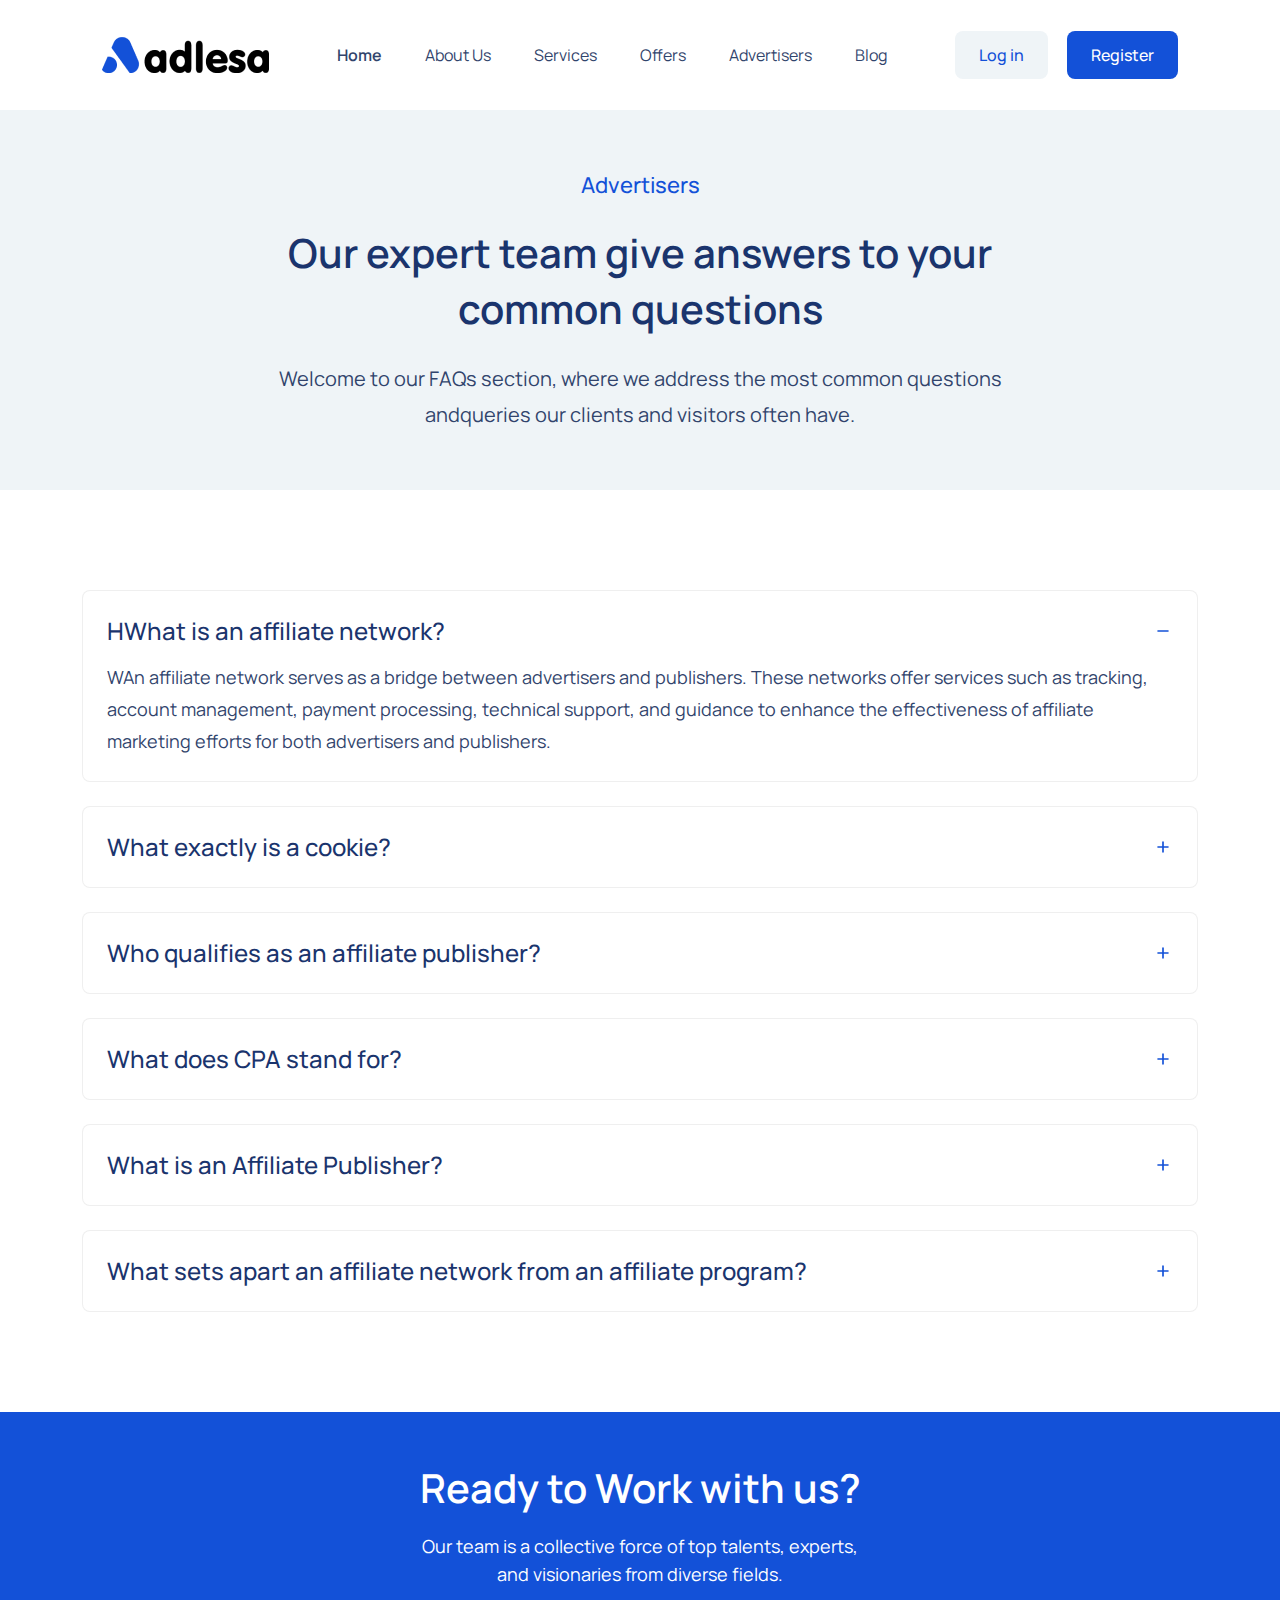
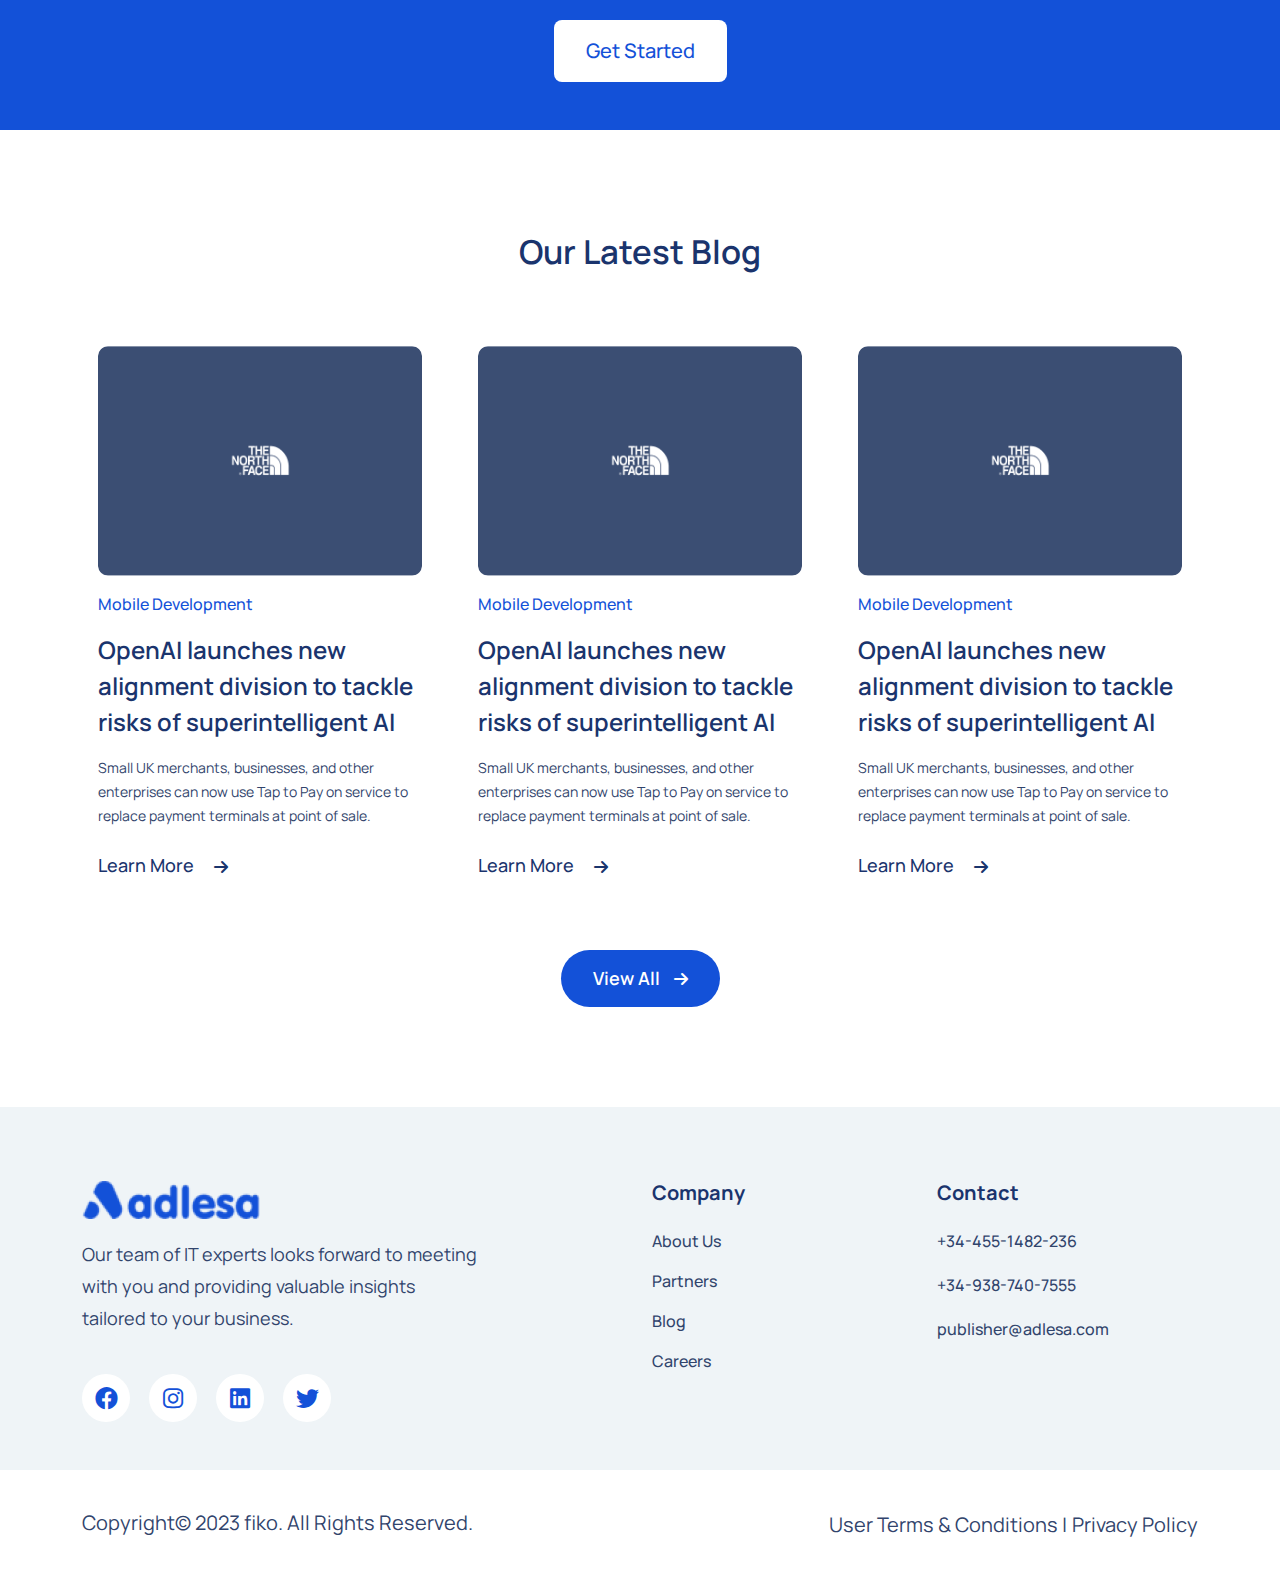
<file: advertisers.html>
<!DOCTYPE html>
<html lang="en">

<head>
  <meta charset="UTF-8">
  <meta http-equiv="X-UA-Compatible" content="IE=edge">
  <meta name="viewport"
    content="width=device-width, initial-scale=1.0, maximum-scale=5.0, minimum-scale=1.0, user-scalable=yes">
  <title>Aadlesa</title>
  <link rel="shortcut icon" href="" type="image/x-icon">
  <!--all css link -->
  <link rel="stylesheet" href="assets/css/bootstrap.min.css">
  <link rel="stylesheet" href="assets/fontawsome/css/all.min.css">
  <link rel="stylesheet" href="assets/fontawsome/css/fontawesome.min.css">
  <link rel="stylesheet" href="assets/css/slick.css">
  <link rel="stylesheet" href="assets/css/style.css">
  <link rel="stylesheet" href="assets/css/responsive.css">
</head>


<body>
  <!-- header area start -->
  <div id="header-fixed-height"></div>
  <!-- header area start -->
  <div id="header-fixed-height"></div>
  <header class="header_area">
    <div class="container">
      <div class="header_main">
        <div class="logo">
          <a href="index.html"><img src="assets/images/logo/logo.png" alt="logo"></a>
        </div>
        <div class="menu_wrapper d-flex justify-content-end align-items-center flex-grow-1">
          <div class="menus mx-auto">
            <ul class="list-unstyled">
              <li class="active"><a href="index.html">Home</a></li>
              <li><a href="about.html">About Us</a></li>
              <li><a href="#">Services</a></li>
              <li><a href="offer.html">Offers</a></li>
              <li><a href="advertisers.html">Advertisers</a></li>
              <li><a href="blog.html">Blog</a></li>
            </ul>
          </div>
          <div class="menu_options">
            <a href="#" class="login_btn">Log in</a>
            <a href="register.html" class="register_btn">Register</a>
          </div>
        </div>
        <div class="menu_control_overlay"></div>
        <div class="mobile_menu_control d-block d-xl-none">
          <button class="mobile_menu_control_bar"><i class="fa-solid fa-bars"></i></button>
        </div>
      </div>
    </div>
  </header>
  <!-- header area end -->


  <!-- main area start -->
  <main>
    <!-- breadcrumb area start -->
    <section class="bread_crumb_area">
      <div class="container">
        <div class="row">
          <div class="col-lg-8 mx-auto">
            <div class="text text-center">
              <h3 class="subtitle">Advertisers</h3>
              <h1 class="title">Our expert team give answers to your common questions</h1>
              <p>Welcome to our FAQs section, where we address the most common questions andqueries our clients and
                visitors often have.</p>
            </div>
          </div>
        </div>
      </div>
    </section>
    <!-- breadcrumb area end -->

    <!-- faq area start -->
    <section class="faq_area">
      <div class="container">
        <div class="faq_body">
          <div class="accordion" id="accordionExample">
            <!-- Accordion Item #1 -->
            <div class="accordion-item">
              <h2 class="accordion-header">
                <button class="accordion-button" type="button" data-bs-toggle="collapse" data-bs-target="#collapseOne"
                  aria-expanded="true" aria-controls="collapseOne">
                  HWhat is an affiliate network?
                </button>
              </h2>
              <div id="collapseOne" class="accordion-collapse collapse show" data-bs-parent="#accordionExample">
                <div class="accordion-body">
                  <p>WAn affiliate network serves as a bridge between advertisers and publishers. These networks offer
                    services such as tracking, account management, payment processing, technical support, and guidance
                    to enhance the effectiveness of affiliate marketing efforts for both advertisers and publishers.</p>
                </div>
              </div>
            </div>

            <!-- Accordion Item #2 -->
            <div class="accordion-item">
              <h2 class="accordion-header">
                <button class="accordion-button collapsed" type="button" data-bs-toggle="collapse"
                  data-bs-target="#collapseTwo" aria-expanded="false" aria-controls="collapseTwo">
                  What exactly is a cookie?
                </button>
              </h2>
              <div id="collapseTwo" class="accordion-collapse collapse" data-bs-parent="#accordionExample">
                <div class="accordion-body">
                  <p>WAn affiliate network serves as a bridge between advertisers and publishers. These networks offer
                    services such as tracking, account management, payment processing, technical support, and guidance
                    to enhance the effectiveness of affiliate marketing efforts for both advertisers and publishers.</p>
                </div>
              </div>
            </div>

            <!-- Accordion Item #3 -->
            <div class="accordion-item">
              <h2 class="accordion-header">
                <button class="accordion-button collapsed" type="button" data-bs-toggle="collapse"
                  data-bs-target="#collapseThree" aria-expanded="false" aria-controls="collapseThree">
                  Who qualifies as an affiliate publisher?
                </button>
              </h2>
              <div id="collapseThree" class="accordion-collapse collapse" data-bs-parent="#accordionExample">
                <div class="accordion-body">
                  <p>WAn affiliate network serves as a bridge between advertisers and publishers. These networks offer
                    services such as tracking, account management, payment processing, technical support, and guidance
                    to enhance the effectiveness of affiliate marketing efforts for both advertisers and publishers.</p>
                </div>
              </div>
            </div>

            <!-- Accordion Item #4 -->
            <div class="accordion-item">
              <h2 class="accordion-header">
                <button class="accordion-button collapsed" type="button" data-bs-toggle="collapse"
                  data-bs-target="#collapseFour" aria-expanded="false" aria-controls="collapseFour">
                  What does CPA stand for?
                </button>
              </h2>
              <div id="collapseFour" class="accordion-collapse collapse" data-bs-parent="#accordionExample">
                <div class="accordion-body">
                  <p>WAn affiliate network serves as a bridge between advertisers and publishers. These networks offer
                    services such as tracking, account management, payment processing, technical support, and guidance
                    to enhance the effectiveness of affiliate marketing efforts for both advertisers and publishers.</p>
                </div>
              </div>
            </div>

            <!-- Accordion Item #5 -->
            <div class="accordion-item">
              <h2 class="accordion-header">
                <button class="accordion-button collapsed" type="button" data-bs-toggle="collapse"
                  data-bs-target="#collapseFive" aria-expanded="false" aria-controls="collapseFive">
                  What is an Affiliate Publisher?
                </button>
              </h2>
              <div id="collapseFive" class="accordion-collapse collapse" data-bs-parent="#accordionExample">
                <div class="accordion-body">
                  <p>WAn affiliate network serves as a bridge between advertisers and publishers. These networks offer
                    services such as tracking, account management, payment processing, technical support, and guidance
                    to enhance the effectiveness of affiliate marketing efforts for both advertisers and publishers.</p>
                </div>
              </div>
            </div>

            <!-- Accordion Item #6 -->
            <div class="accordion-item">
              <h2 class="accordion-header">
                <button class="accordion-button collapsed" type="button" data-bs-toggle="collapse"
                  data-bs-target="#collapseSix" aria-expanded="false" aria-controls="collapseSix">
                  What sets apart an affiliate network from an affiliate program?
                </button>
              </h2>
              <div id="collapseSix" class="accordion-collapse collapse" data-bs-parent="#accordionExample">
                <div class="accordion-body">
                  <p>WAn affiliate network serves as a bridge between advertisers and publishers. These networks offer
                    services such as tracking, account management, payment processing, technical support, and guidance
                    to enhance the effectiveness of affiliate marketing efforts for both advertisers and publishers.</p>
                </div>
              </div>
            </div>
          </div>

        </div>
      </div>
    </section>
    <!-- faq area end -->

    <!-- call to action area start -->
    <section class="call_to_action_area">
      <div class="call_to_action_main">
        <div class="container">
          <div class="row">
            <div class="col-lg-5 mx-auto">
              <div class="text text-center">
                <h3 class="title">Ready to Work with us?</h3>
                <p>Our team is a collective force of top talents, experts, and
                  visionaries from diverse fields.</p>
                <a href="#" class="get_started_btn">Get Started</a>
              </div>
            </div>
          </div>
        </div>
      </div>
    </section>
    <!-- call to action area end -->


    <!-- our latest blog area start -->
    <section class="our_latest_blog_area">
      <div class="container">
        <div class="row">
          <div class="col-lg-8 mx-auto">
            <div class="section_header text-center">
              <h2 class="title">Our Latest Blog</h2>
            </div>
          </div>
        </div>
        <div class="blog_main">
          <div class="row g-4">
            <div class="col-lg-4 col-md-6">
              <div class="our_blog_item">
                <div class="image">
                  <a href="#" class="d-block w-100">
                    <img src="assets/images/img/blog-image.png" alt="blog-image" class="img-fluid w-100">
                  </a>
                </div>
                <div class="text">
                  <span class="cate">Mobile Development</span>
                  <a href="#" class="title">OpenAI launches new alignment division to tackle
                    risks of superintelligent AI</a>
                  <p>Small UK merchants, businesses, and other enterprises can now use Tap to Pay on service to replace
                    payment terminals at point of sale.</p>
                  <a href="#" class="learn_more">Learn More <i class="fa-solid fa-arrow-right"></i></a>
                </div>
              </div>
            </div>
            <div class="col-lg-4 col-md-6">
              <div class="our_blog_item">
                <div class="image">
                  <a href="#" class="d-block w-100">
                    <img src="assets/images/img/blog-image.png" alt="blog-image" class="img-fluid w-100">
                  </a>
                </div>
                <div class="text">
                  <span class="cate">Mobile Development</span>
                  <a href="#" class="title">OpenAI launches new alignment division to tackle
                    risks of superintelligent AI</a>
                  <p>Small UK merchants, businesses, and other enterprises can now use Tap to Pay on service to replace
                    payment terminals at point of sale.</p>
                  <a href="#" class="learn_more">Learn More <i class="fa-solid fa-arrow-right"></i></a>
                </div>
              </div>
            </div>
            <div class="col-lg-4 col-md-6">
              <div class="our_blog_item">
                <div class="image">
                  <a href="#" class="d-block w-100">
                    <img src="assets/images/img/blog-image.png" alt="blog-image" class="img-fluid w-100">
                  </a>
                </div>
                <div class="text">
                  <span class="cate">Mobile Development</span>
                  <a href="#" class="title">OpenAI launches new alignment division to tackle
                    risks of superintelligent AI</a>
                  <p>Small UK merchants, businesses, and other enterprises can now use Tap to Pay on service to replace
                    payment terminals at point of sale.</p>
                  <a href="#" class="learn_more">Learn More <i class="fa-solid fa-arrow-right"></i></a>
                </div>
              </div>
            </div>
          </div>
          <div class="view_all_blog text-center">
            <a href="blog.html" class="view_all_btn">View All <i class="fa-solid fa-arrow-right"></i></a>
          </div>
        </div>
      </div>
    </section>
    <!-- our latest blog area end -->

  </main>
  <!-- main area end -->
    <!-- scroll top part start -->
    <button class="scroll-to-top">
      <i class="fas fa-angle-up"></i>
    </button>
    <!-- scroll top part end -->
  <!-- footer area start -->
  <footer class="footer_area">
    <div class="footer_top">
      <div class="container">
        <div class="row g-4">
          <div class="col-lg-6 col-md-12">
            <div class="footer_about">
              <a href="index.html"><img src="assets/images/logo/footer-logo.png" alt="footer-logo"></a>
              <p>Our team of IT experts looks forward to meeting with you and providing valuable insights tailored to
                your
                business.</p>
              <div class="footer_social">
                <ul class="list-unstyled">
                  <li><a href="#"><i class="fa-brands fa-facebook"></i></a></li>
                  <li><a href="#"><i class="fa-brands fa-instagram"></i></a></li>
                  <li><a href="#"><i class="fa-brands fa-linkedin"></i></a></li>
                  <li><a href="#"><i class="fa-brands fa-twitter"></i></a></li>
                </ul>
              </div>
            </div>
          </div>
          <div class="col-lg-3 col-md-6">
            <div class="footer_widget">
              <h3 class="footer_title">Company</h3>
              <ul class="list-unstyled footer_link">
                <li><a href="#">About Us</a></li>
                <li><a href="#">Partners</a></li>
                <li><a href="#">Blog</a></li>
                <li><a href="#">Careers</a></li>
              </ul>
            </div>
          </div>
          <div class="col-lg-3 col-md-6">
            <div class="footer_widget">
              <h3 class="footer_title">Contact</h3>
              <ul class="list-unstyled footer_contact">
                <li><a href="tel:+34-455-1482-236">+34-455-1482-236</a></li>
                <li><a href="tel:+34-938-740-7555">+34-938-740-7555</a></li>
                <li><a href="mailto:publisher@adlesa.com">publisher@adlesa.com</a></li>
              </ul>
            </div>
          </div>
        </div>
      </div>
    </div>
    <div class="footer_btm">
      <div class="container">
        <div class="row">
          <div class="col-lg-6">
            <div class="left">
              <p>Copyright© 2023 fiko. All Rights Reserved.</p>
            </div>
          </div>
          <div class="col-lg-6">
            <div class="right">
              <ul class="list-unstyled">
                <li><a href="#">User Terms & Conditions | </a></li>
                <li><a href="#"> Privacy Policy</a></li>
              </ul>
            </div>
          </div>
        </div>
      </div>
    </div>
  </footer>
  <!-- footer area end -->

  <!-- all js link -->
  <script src="assets/js/jquery-3.6.0.min.js"></script>
  <script src="assets/js/bootstrap.bundle.min.js"></script>
  <script src="assets/js/slick.min.js"></script>
  <script src="assets/js/script.js"></script>
</body>

</html>
</file>
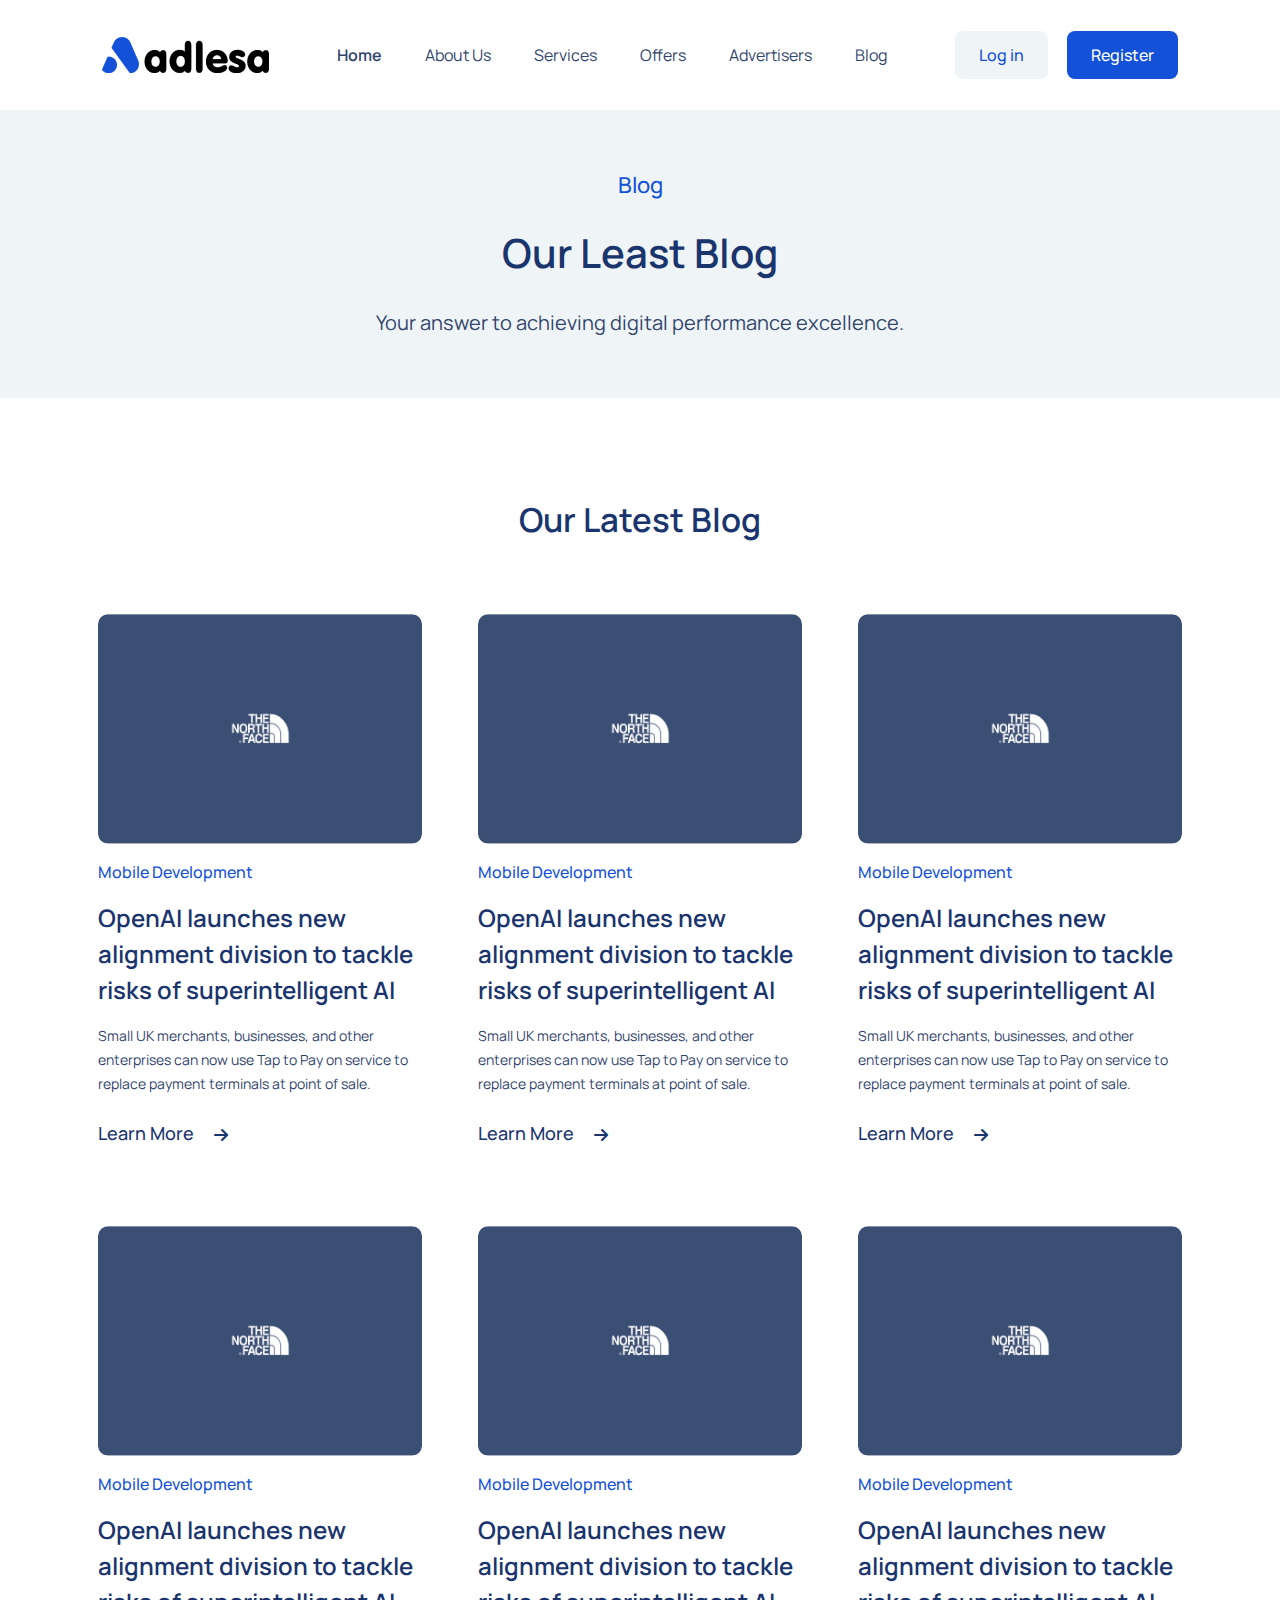
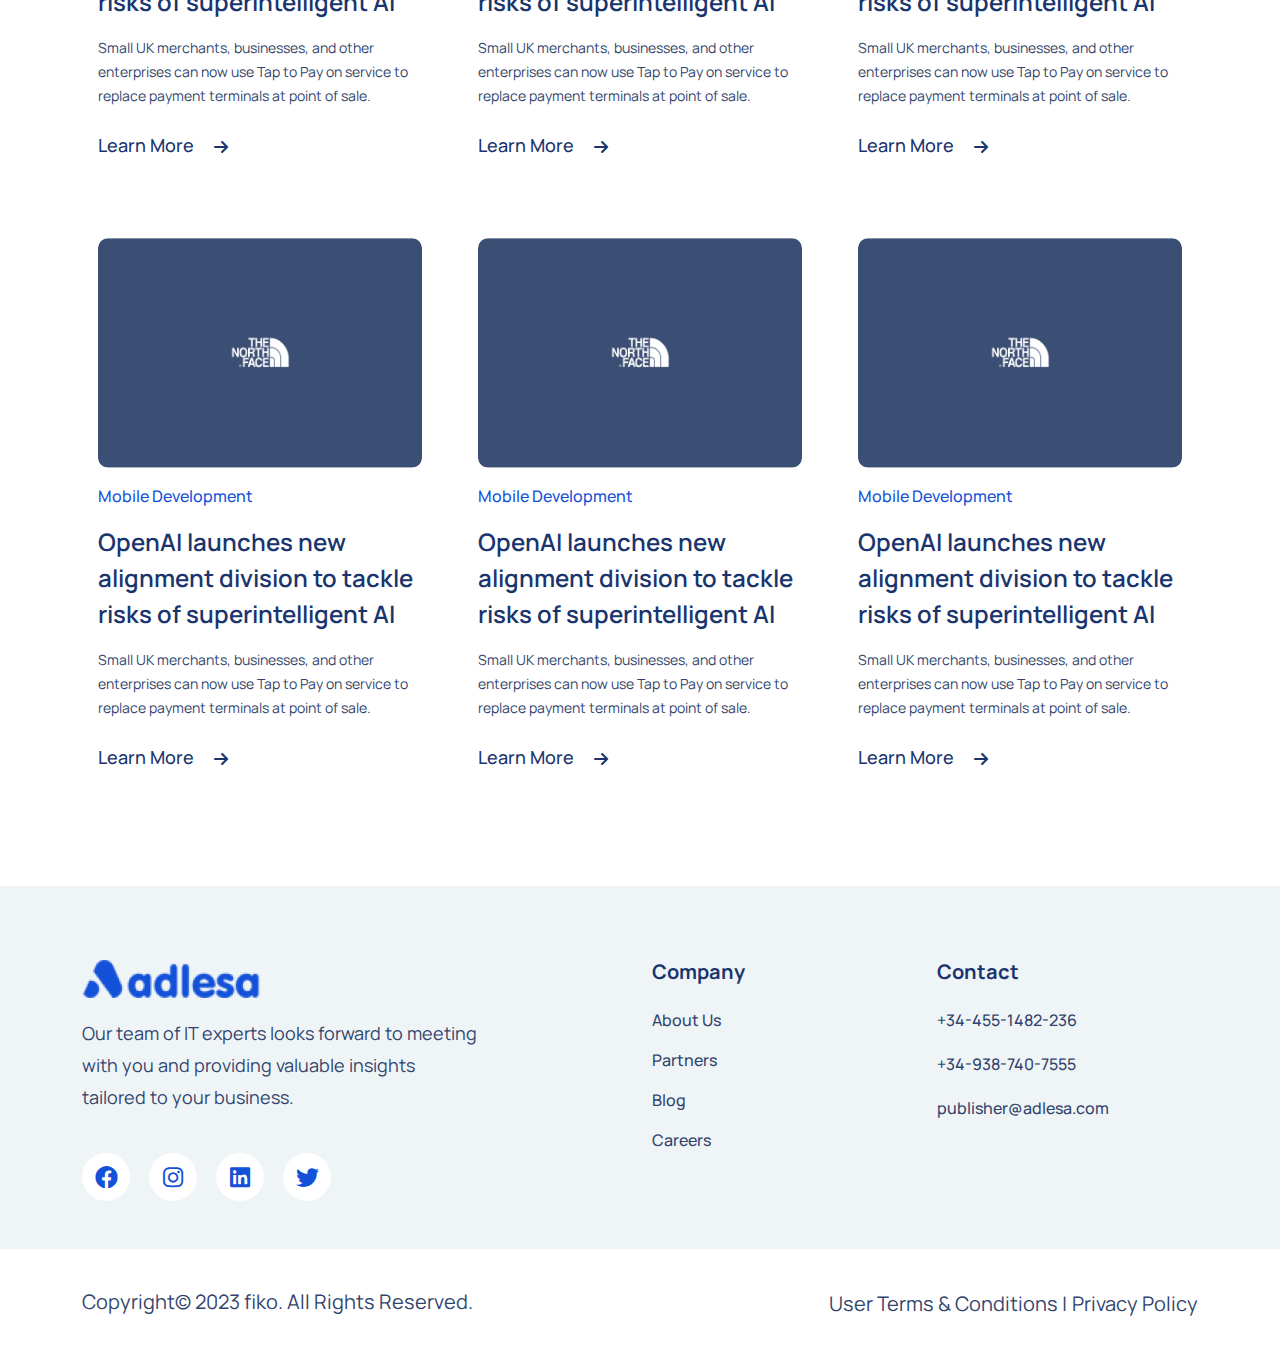
<file: blog.html>
<!DOCTYPE html>
<html lang="en">

<head>
  <meta charset="UTF-8">
  <meta http-equiv="X-UA-Compatible" content="IE=edge">
  <meta name="viewport"
    content="width=device-width, initial-scale=1.0, maximum-scale=5.0, minimum-scale=1.0, user-scalable=yes">
  <title>Aadlesa</title>
  <link rel="shortcut icon" href="" type="image/x-icon">
  <!--all css link -->
  <link rel="stylesheet" href="assets/css/bootstrap.min.css">
  <link rel="stylesheet" href="assets/fontawsome/css/all.min.css">
  <link rel="stylesheet" href="assets/fontawsome/css/fontawesome.min.css">
  <link rel="stylesheet" href="assets/css/slick.css">
  <link rel="stylesheet" href="assets/css/style.css">
  <link rel="stylesheet" href="assets/css/responsive.css">
</head>


<body>
  <!-- header area start -->
  <div id="header-fixed-height"></div>
  <!-- header area start -->
  <div id="header-fixed-height"></div>
  <header class="header_area">
    <div class="container">
      <div class="header_main">
        <div class="logo">
          <a href="index.html"><img src="assets/images/logo/logo.png" alt="logo"></a>
        </div>
        <div class="menu_wrapper d-flex justify-content-end align-items-center flex-grow-1">
          <div class="menus mx-auto">
            <ul class="list-unstyled">
              <li class="active"><a href="index.html">Home</a></li>
              <li><a href="about.html">About Us</a></li>
              <li><a href="#">Services</a></li>
              <li><a href="offer.html">Offers</a></li>
              <li><a href="advertisers.html">Advertisers</a></li>
              <li><a href="blog.html">Blog</a></li>
            </ul>
          </div>
          <div class="menu_options">
            <a href="#" class="login_btn">Log in</a>
            <a href="register.html" class="register_btn">Register</a>
          </div>
        </div>
        <div class="menu_control_overlay"></div>
        <div class="mobile_menu_control d-block d-xl-none">
          <button class="mobile_menu_control_bar"><i class="fa-solid fa-bars"></i></button>
        </div>
      </div>
    </div>
  </header>
  <!-- header area end -->


  <!-- main area start -->
  <main>
    <!-- breadcrumb area start -->
    <section class="bread_crumb_area">
      <div class="container">
        <div class="row">
          <div class="col-lg-8 mx-auto">
            <div class="text text-center">
              <h3 class="subtitle">Blog</h3>
              <h1 class="title">Our Least Blog </h1>
              <p>Your answer to achieving digital performance excellence.</p>
            </div>
          </div>
        </div>
      </div>
    </section>
    <!-- breadcrumb area end -->

    <!-- our latest blog area start -->
    <section class="our_latest_blog_area">
      <div class="container">
        <div class="row">
          <div class="col-lg-8 mx-auto">
            <div class="section_header text-center">
              <h2 class="title">Our Latest Blog</h2>
            </div>
          </div>
        </div>
        <div class="blog_main">
          <div class="row g-4 gy-5">
            <div class="col-lg-4 col-sm-6">
              <div class="our_blog_item">
                <div class="image">
                  <a href="#" class="d-block w-100">
                    <img src="assets/images/img/blog-image.png" alt="blog-image" class="img-fluid w-100">
                  </a>
                </div>
                <div class="text">
                  <span class="cate">Mobile Development</span>
                  <a href="#" class="title">OpenAI launches new alignment division to tackle
                    risks of superintelligent AI</a>
                  <p>Small UK merchants, businesses, and other enterprises can now use Tap to Pay on service to replace
                    payment terminals at point of sale.</p>
                  <a href="#" class="learn_more">Learn More <i class="fa-solid fa-arrow-right"></i></a>
                </div>
              </div>
            </div>
            <div class="col-lg-4 col-sm-6">
              <div class="our_blog_item">
                <div class="image">
                  <a href="#" class="d-block w-100">
                    <img src="assets/images/img/blog-image.png" alt="blog-image" class="img-fluid w-100">
                  </a>
                </div>
                <div class="text">
                  <span class="cate">Mobile Development</span>
                  <a href="#" class="title">OpenAI launches new alignment division to tackle
                    risks of superintelligent AI</a>
                  <p>Small UK merchants, businesses, and other enterprises can now use Tap to Pay on service to replace
                    payment terminals at point of sale.</p>
                  <a href="#" class="learn_more">Learn More <i class="fa-solid fa-arrow-right"></i></a>
                </div>
              </div>
            </div>
            <div class="col-lg-4 col-sm-6">
              <div class="our_blog_item">
                <div class="image">
                  <a href="#" class="d-block w-100">
                    <img src="assets/images/img/blog-image.png" alt="blog-image" class="img-fluid w-100">
                  </a>
                </div>
                <div class="text">
                  <span class="cate">Mobile Development</span>
                  <a href="#" class="title">OpenAI launches new alignment division to tackle
                    risks of superintelligent AI</a>
                  <p>Small UK merchants, businesses, and other enterprises can now use Tap to Pay on service to replace
                    payment terminals at point of sale.</p>
                  <a href="#" class="learn_more">Learn More <i class="fa-solid fa-arrow-right"></i></a>
                </div>
              </div>
            </div>
            <div class="col-lg-4 col-sm-6">
              <div class="our_blog_item">
                <div class="image">
                  <a href="#" class="d-block w-100">
                    <img src="assets/images/img/blog-image.png" alt="blog-image" class="img-fluid w-100">
                  </a>
                </div>
                <div class="text">
                  <span class="cate">Mobile Development</span>
                  <a href="#" class="title">OpenAI launches new alignment division to tackle
                    risks of superintelligent AI</a>
                  <p>Small UK merchants, businesses, and other enterprises can now use Tap to Pay on service to replace
                    payment terminals at point of sale.</p>
                  <a href="#" class="learn_more">Learn More <i class="fa-solid fa-arrow-right"></i></a>
                </div>
              </div>
            </div>
            <div class="col-lg-4 col-sm-6">
              <div class="our_blog_item">
                <div class="image">
                  <a href="#" class="d-block w-100">
                    <img src="assets/images/img/blog-image.png" alt="blog-image" class="img-fluid w-100">
                  </a>
                </div>
                <div class="text">
                  <span class="cate">Mobile Development</span>
                  <a href="#" class="title">OpenAI launches new alignment division to tackle
                    risks of superintelligent AI</a>
                  <p>Small UK merchants, businesses, and other enterprises can now use Tap to Pay on service to replace
                    payment terminals at point of sale.</p>
                  <a href="#" class="learn_more">Learn More <i class="fa-solid fa-arrow-right"></i></a>
                </div>
              </div>
            </div>
            <div class="col-lg-4 col-sm-6">
              <div class="our_blog_item">
                <div class="image">
                  <a href="#" class="d-block w-100">
                    <img src="assets/images/img/blog-image.png" alt="blog-image" class="img-fluid w-100">
                  </a>
                </div>
                <div class="text">
                  <span class="cate">Mobile Development</span>
                  <a href="#" class="title">OpenAI launches new alignment division to tackle
                    risks of superintelligent AI</a>
                  <p>Small UK merchants, businesses, and other enterprises can now use Tap to Pay on service to replace
                    payment terminals at point of sale.</p>
                  <a href="#" class="learn_more">Learn More <i class="fa-solid fa-arrow-right"></i></a>
                </div>
              </div>
            </div>
            <div class="col-lg-4 col-sm-6">
              <div class="our_blog_item">
                <div class="image">
                  <a href="#" class="d-block w-100">
                    <img src="assets/images/img/blog-image.png" alt="blog-image" class="img-fluid w-100">
                  </a>
                </div>
                <div class="text">
                  <span class="cate">Mobile Development</span>
                  <a href="#" class="title">OpenAI launches new alignment division to tackle
                    risks of superintelligent AI</a>
                  <p>Small UK merchants, businesses, and other enterprises can now use Tap to Pay on service to replace
                    payment terminals at point of sale.</p>
                  <a href="#" class="learn_more">Learn More <i class="fa-solid fa-arrow-right"></i></a>
                </div>
              </div>
            </div>
            <div class="col-lg-4 col-sm-6">
              <div class="our_blog_item">
                <div class="image">
                  <a href="#" class="d-block w-100">
                    <img src="assets/images/img/blog-image.png" alt="blog-image" class="img-fluid w-100">
                  </a>
                </div>
                <div class="text">
                  <span class="cate">Mobile Development</span>
                  <a href="#" class="title">OpenAI launches new alignment division to tackle
                    risks of superintelligent AI</a>
                  <p>Small UK merchants, businesses, and other enterprises can now use Tap to Pay on service to replace
                    payment terminals at point of sale.</p>
                  <a href="#" class="learn_more">Learn More <i class="fa-solid fa-arrow-right"></i></a>
                </div>
              </div>
            </div>
            <div class="col-lg-4 col-sm-6">
              <div class="our_blog_item">
                <div class="image">
                  <a href="#" class="d-block w-100">
                    <img src="assets/images/img/blog-image.png" alt="blog-image" class="img-fluid w-100">
                  </a>
                </div>
                <div class="text">
                  <span class="cate">Mobile Development</span>
                  <a href="#" class="title">OpenAI launches new alignment division to tackle
                    risks of superintelligent AI</a>
                  <p>Small UK merchants, businesses, and other enterprises can now use Tap to Pay on service to replace
                    payment terminals at point of sale.</p>
                  <a href="#" class="learn_more">Learn More <i class="fa-solid fa-arrow-right"></i></a>
                </div>
              </div>
            </div>
          </div>
        </div>
      </div>
    </section>
    <!-- our latest blog area end -->

  </main>
  <!-- main area end -->
  <!-- scroll top part start -->
  <button class="scroll-to-top">
    <i class="fas fa-angle-up"></i>
  </button>
  <!-- scroll top part end -->
  <!-- footer area start -->
  <footer class="footer_area">
    <div class="footer_top">
      <div class="container">
        <div class="row g-4">
          <div class="col-lg-6 col-md-12">
            <div class="footer_about">
              <a href="index.html"><img src="assets/images/logo/footer-logo.png" alt="footer-logo"></a>
              <p>Our team of IT experts looks forward to meeting with you and providing valuable insights tailored to
                your
                business.</p>
              <div class="footer_social">
                <ul class="list-unstyled">
                  <li><a href="#"><i class="fa-brands fa-facebook"></i></a></li>
                  <li><a href="#"><i class="fa-brands fa-instagram"></i></a></li>
                  <li><a href="#"><i class="fa-brands fa-linkedin"></i></a></li>
                  <li><a href="#"><i class="fa-brands fa-twitter"></i></a></li>
                </ul>
              </div>
            </div>
          </div>
          <div class="col-lg-3 col-md-6">
            <div class="footer_widget">
              <h3 class="footer_title">Company</h3>
              <ul class="list-unstyled footer_link">
                <li><a href="#">About Us</a></li>
                <li><a href="#">Partners</a></li>
                <li><a href="#">Blog</a></li>
                <li><a href="#">Careers</a></li>
              </ul>
            </div>
          </div>
          <div class="col-lg-3 col-md-6">
            <div class="footer_widget">
              <h3 class="footer_title">Contact</h3>
              <ul class="list-unstyled footer_contact">
                <li><a href="tel:+34-455-1482-236">+34-455-1482-236</a></li>
                <li><a href="tel:+34-938-740-7555">+34-938-740-7555</a></li>
                <li><a href="mailto:publisher@adlesa.com">publisher@adlesa.com</a></li>
              </ul>
            </div>
          </div>
        </div>
      </div>
    </div>
    <div class="footer_btm">
      <div class="container">
        <div class="row">
          <div class="col-lg-6">
            <div class="left">
              <p>Copyright© 2023 fiko. All Rights Reserved.</p>
            </div>
          </div>
          <div class="col-lg-6">
            <div class="right">
              <ul class="list-unstyled">
                <li><a href="#">User Terms & Conditions | </a></li>
                <li><a href="#"> Privacy Policy</a></li>
              </ul>
            </div>
          </div>
        </div>
      </div>
    </div>
  </footer>
  <!-- footer area end -->

  <!-- all js link -->
  <script src="assets/js/jquery-3.6.0.min.js"></script>
  <script src="assets/js/bootstrap.bundle.min.js"></script>
  <script src="assets/js/slick.min.js"></script>
  <script src="assets/js/script.js"></script>
</body>

</html>
</file>
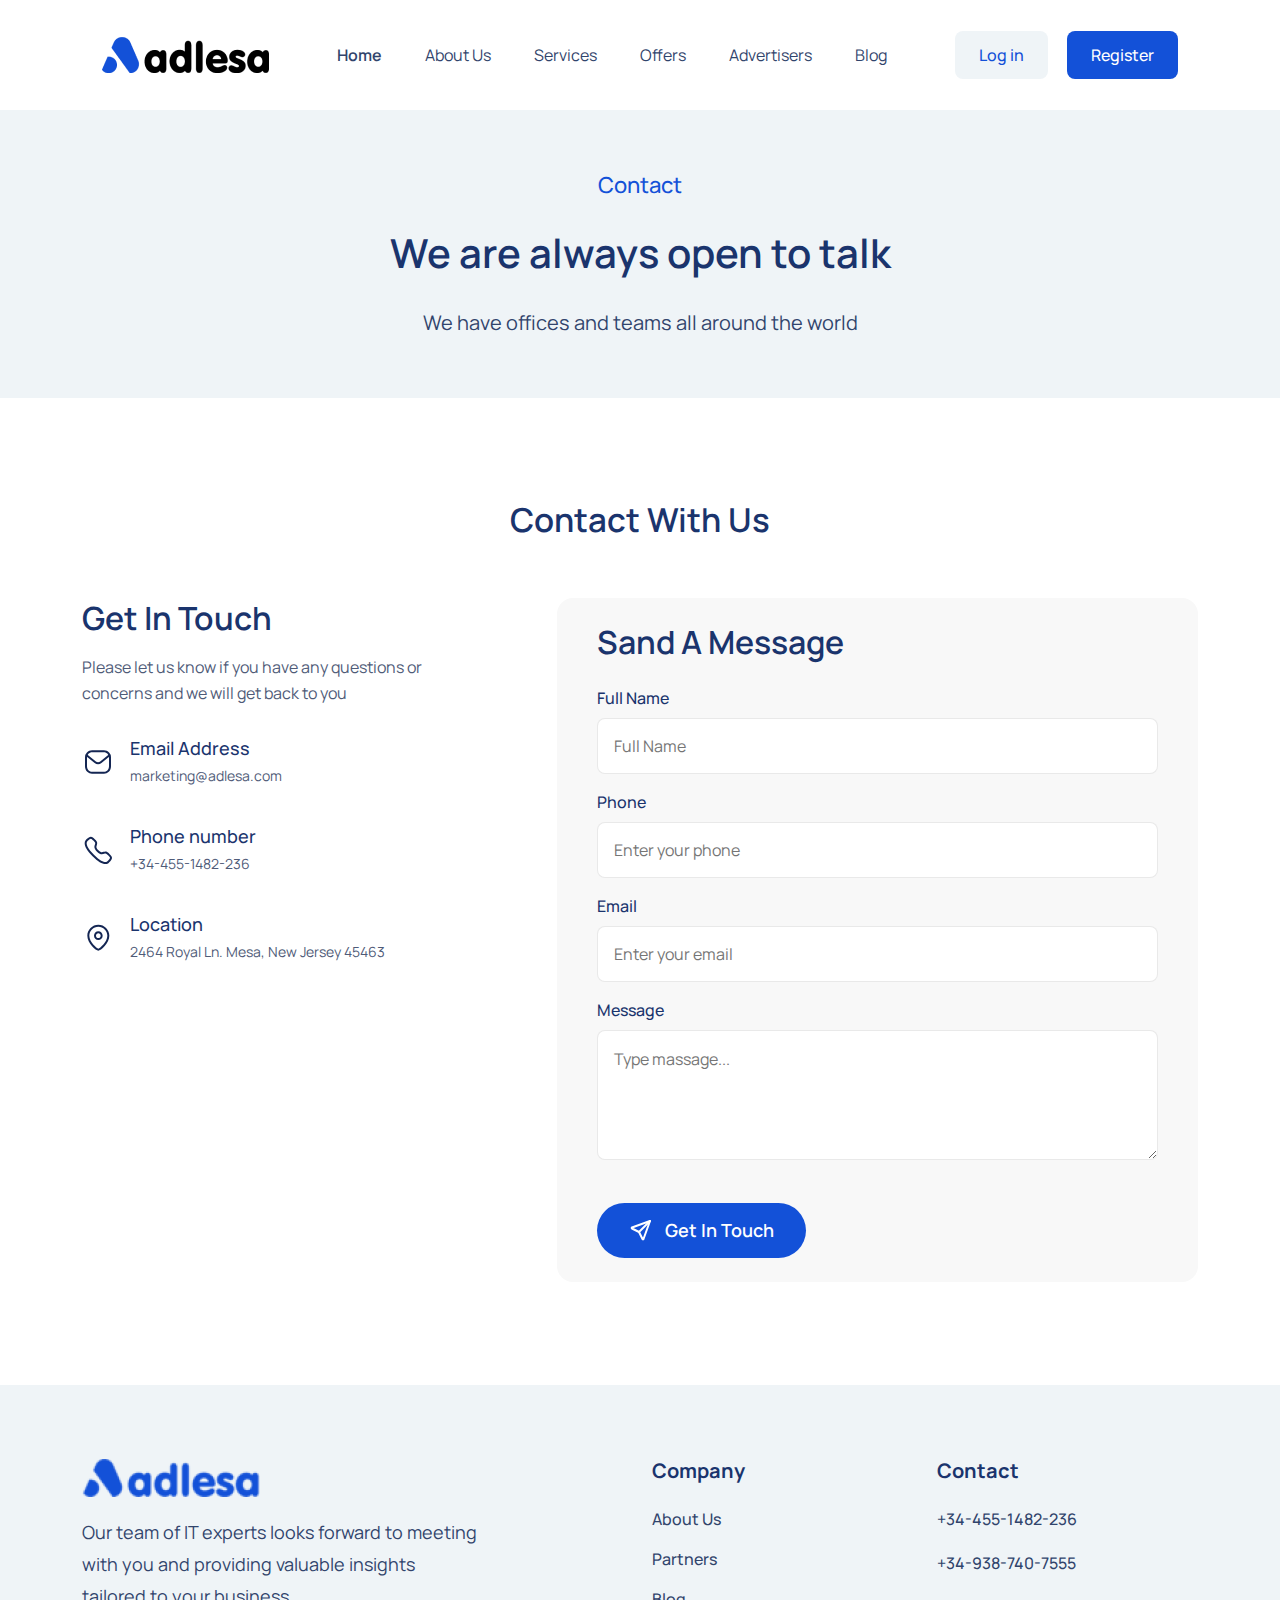
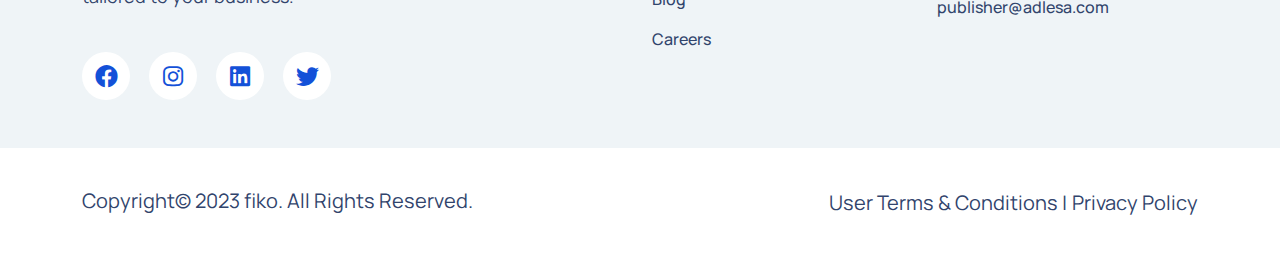
<file: contact.html>
<!DOCTYPE html>
<html lang="en">

<head>
  <meta charset="UTF-8">
  <meta http-equiv="X-UA-Compatible" content="IE=edge">
  <meta name="viewport"
    content="width=device-width, initial-scale=1.0, maximum-scale=5.0, minimum-scale=1.0, user-scalable=yes">
  <title>Aadlesa</title>
  <link rel="shortcut icon" href="" type="image/x-icon">
  <!--all css link -->
  <link rel="stylesheet" href="assets/css/bootstrap.min.css">
  <link rel="stylesheet" href="assets/fontawsome/css/all.min.css">
  <link rel="stylesheet" href="assets/fontawsome/css/fontawesome.min.css">
  <link rel="stylesheet" href="assets/css/slick.css">
  <link rel="stylesheet" href="assets/css/style.css">
  <link rel="stylesheet" href="assets/css/responsive.css">
</head>


<body>
  <!-- header area start -->
  <div id="header-fixed-height"></div>
  <!-- header area start -->
  <div id="header-fixed-height"></div>
  <header class="header_area">
    <div class="container">
      <div class="header_main">
        <div class="logo">
          <a href="index.html"><img src="assets/images/logo/logo.png" alt="logo"></a>
        </div>
        <div class="menu_wrapper d-flex justify-content-end align-items-center flex-grow-1">
          <div class="menus mx-auto">
            <ul class="list-unstyled">
              <li class="active"><a href="index.html">Home</a></li>
              <li><a href="about.html">About Us</a></li>
              <li><a href="#">Services</a></li>
              <li><a href="offer.html">Offers</a></li>
              <li><a href="advertisers.html">Advertisers</a></li>
              <li><a href="blog.html">Blog</a></li>
            </ul>
          </div>
          <div class="menu_options">
            <a href="#" class="login_btn">Log in</a>
            <a href="register.html" class="register_btn">Register</a>
          </div>
        </div>
        <div class="menu_control_overlay"></div>
        <div class="mobile_menu_control d-block d-xl-none">
          <button class="mobile_menu_control_bar"><i class="fa-solid fa-bars"></i></button>
        </div>
      </div>
    </div>
  </header>
  <!-- header area end -->


  <!-- main area start -->
  <main>
    <!-- breadcrumb area start -->
    <section class="bread_crumb_area">
      <div class="container">
        <div class="row">
          <div class="col-lg-8 mx-auto">
            <div class="text text-center">
              <h3 class="subtitle">Contact</h3>
              <h1 class="title">We are always open to talk</h1>
              <p>We have offices and teams all around the world</p>
            </div>
          </div>
        </div>
      </div>
    </section>
    <!-- breadcrumb area end -->

    <!-- contact area start -->
    <section class="contact_area">
      <div class="container">
        <div class="row">
          <div class="col-lg-8 mx-auto">
            <div class="section_header text-center">
              <h2 class="title">Contact With Us</h2>
            </div>
          </div>
        </div>
        <div class="contact_main">
          <div class="row">
            <div class="col-xl-4 col-lg-5">
              <div class="contact_info">
                <h3 class="title">Get In Touch</h3>
                <p class="des">Please let us know if you have any questions or concerns and we will get back to you</p>
                <div class="contact_info_main">
                  <ul class="list-unstyled">
                    <li>
                      <div class="icon">
                        <img src="assets/images/icon/email.svg" alt="email">
                      </div>
                      <div class="info">
                        <h3 class="title">Email Address</h3>
                        <p>marketing@adlesa.com</p>
                      </div>
                    </li>
                    <li>
                      <div class="icon">
                        <img src="assets/images/icon/phone.svg" alt="phone">
                      </div>
                      <div class="info">
                        <h3 class="title">Phone number</h3>
                        <p>+34-455-1482-236</p>
                      </div>
                    </li>
                    <li>
                      <div class="icon">
                        <img src="assets/images/icon/location.svg" alt="location">
                      </div>
                      <div class="info">
                        <h3 class="title">Location</h3>
                        <p>2464 Royal Ln. Mesa, New Jersey 45463</p>
                      </div>
                    </li>
                  </ul>
                  <div class="maps">
                    <iframe
                      src="https://www.google.com/maps/embed?pb=!1m18!1m12!1m3!1d3158.683827711455!2d145.0492389767339!3d-37.65663662507574!2m3!1f0!2f0!3f0!3m2!1i1024!2i768!4f13.1!3m3!1m2!1s0x6ad64bf481f9d68f%3A0xaeb7f1814f7652f9!2sMy%20Choice%20Support%20Care!5e0!3m2!1sen!2sbd!4v1714166773326!5m2!1sen!2sbd"
                      style="border:0;" allowfullscreen="" loading="lazy"
                      referrerpolicy="no-referrer-when-downgrade"></iframe>
                  </div>
                </div>
              </div>
            </div>
            <div class="col-xl-7 col-lg-7 ms-auto">
              <div class="contact_form">
                <form action="#">
                  <h3 class="title">Sand A Message</h3>
                  <div class="row g-3">
                    <div class="col-lg-12">
                      <div class="input_groups">
                        <label>Full Name</label>
                        <input type="text" placeholder="Full Name">
                      </div>
                    </div>
                    <div class="col-lg-12">
                      <div class="input_groups">
                        <label>Phone</label>
                        <input type="text" placeholder="Enter your phone">
                      </div>
                    </div>
                    <div class="col-lg-12">
                      <div class="input_groups">
                        <label>Email</label>
                        <input type="email" placeholder="Enter your email">
                      </div>
                    </div>
                    <div class="col-lg-12">
                      <div class="input_groups">
                        <label>Message</label>
                        <textarea rows="4" placeholder="Type massage..."></textarea>
                      </div>
                    </div>
                    <div class="col-lg-12">
                      <button type="submit" class="submit"><svg xmlns="http://www.w3.org/2000/svg" width="24"
                          height="24" viewBox="0 0 24 24" fill="none" stroke="currentColor" stroke-width="2"
                          stroke-linecap="round" stroke-linejoin="round"
                          class="icon icon-tabler icons-tabler-outline icon-tabler-send">
                          <path stroke="none" d="M0 0h24v24H0z" fill="none" />
                          <path d="M10 14l11 -11" />
                          <path d="M21 3l-6.5 18a.55 .55 0 0 1 -1 0l-3.5 -7l-7 -3.5a.55 .55 0 0 1 0 -1l18 -6.5" /></svg>
                        Get In Touch</button>
                    </div>
                  </div>
                </form>
              </div>
            </div>
          </div>
        </div>
      </div>
    </section>
    <!-- contact area end -->

  </main>
  <!-- main area end -->
  <!-- scroll top part start -->
  <button class="scroll-to-top">
    <i class="fas fa-angle-up"></i>
  </button>
  <!-- scroll top part end -->
  <!-- footer area start -->
  <footer class="footer_area">
    <div class="footer_top">
      <div class="container">
        <div class="row g-4">
          <div class="col-lg-6 col-md-12">
            <div class="footer_about">
              <a href="index.html"><img src="assets/images/logo/footer-logo.png" alt="footer-logo"></a>
              <p>Our team of IT experts looks forward to meeting with you and providing valuable insights tailored to
                your
                business.</p>
              <div class="footer_social">
                <ul class="list-unstyled">
                  <li><a href="#"><i class="fa-brands fa-facebook"></i></a></li>
                  <li><a href="#"><i class="fa-brands fa-instagram"></i></a></li>
                  <li><a href="#"><i class="fa-brands fa-linkedin"></i></a></li>
                  <li><a href="#"><i class="fa-brands fa-twitter"></i></a></li>
                </ul>
              </div>
            </div>
          </div>
          <div class="col-lg-3 col-md-6">
            <div class="footer_widget">
              <h3 class="footer_title">Company</h3>
              <ul class="list-unstyled footer_link">
                <li><a href="#">About Us</a></li>
                <li><a href="#">Partners</a></li>
                <li><a href="#">Blog</a></li>
                <li><a href="#">Careers</a></li>
              </ul>
            </div>
          </div>
          <div class="col-lg-3 col-md-6">
            <div class="footer_widget">
              <h3 class="footer_title">Contact</h3>
              <ul class="list-unstyled footer_contact">
                <li><a href="tel:+34-455-1482-236">+34-455-1482-236</a></li>
                <li><a href="tel:+34-938-740-7555">+34-938-740-7555</a></li>
                <li><a href="mailto:publisher@adlesa.com">publisher@adlesa.com</a></li>
              </ul>
            </div>
          </div>
        </div>
      </div>
    </div>
    <div class="footer_btm">
      <div class="container">
        <div class="row">
          <div class="col-lg-6">
            <div class="left">
              <p>Copyright© 2023 fiko. All Rights Reserved.</p>
            </div>
          </div>
          <div class="col-lg-6">
            <div class="right">
              <ul class="list-unstyled">
                <li><a href="#">User Terms & Conditions | </a></li>
                <li><a href="#"> Privacy Policy</a></li>
              </ul>
            </div>
          </div>
        </div>
      </div>
    </div>
  </footer>
  <!-- footer area end -->

  <!-- all js link -->
  <script src="assets/js/jquery-3.6.0.min.js"></script>
  <script src="assets/js/bootstrap.bundle.min.js"></script>
  <script src="assets/js/slick.min.js"></script>
  <script src="assets/js/script.js"></script>
</body>

</html>
</file>
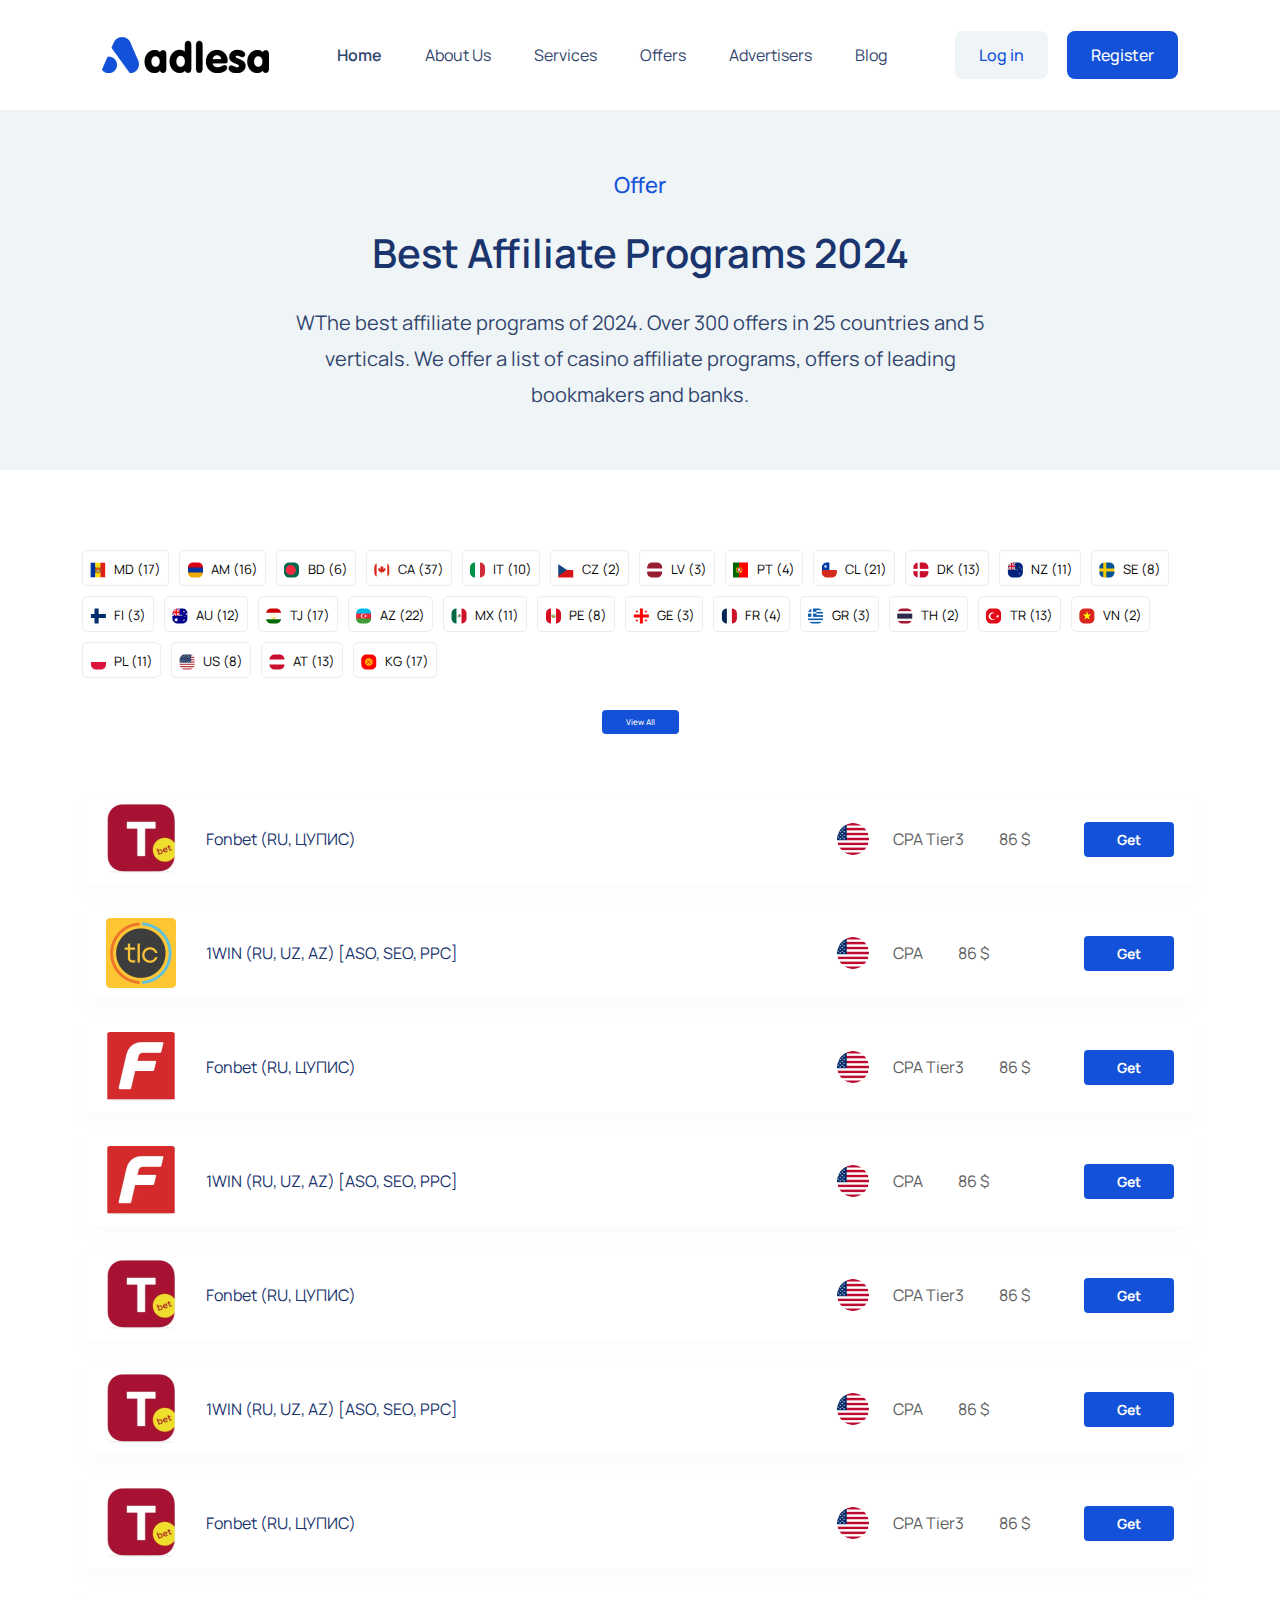
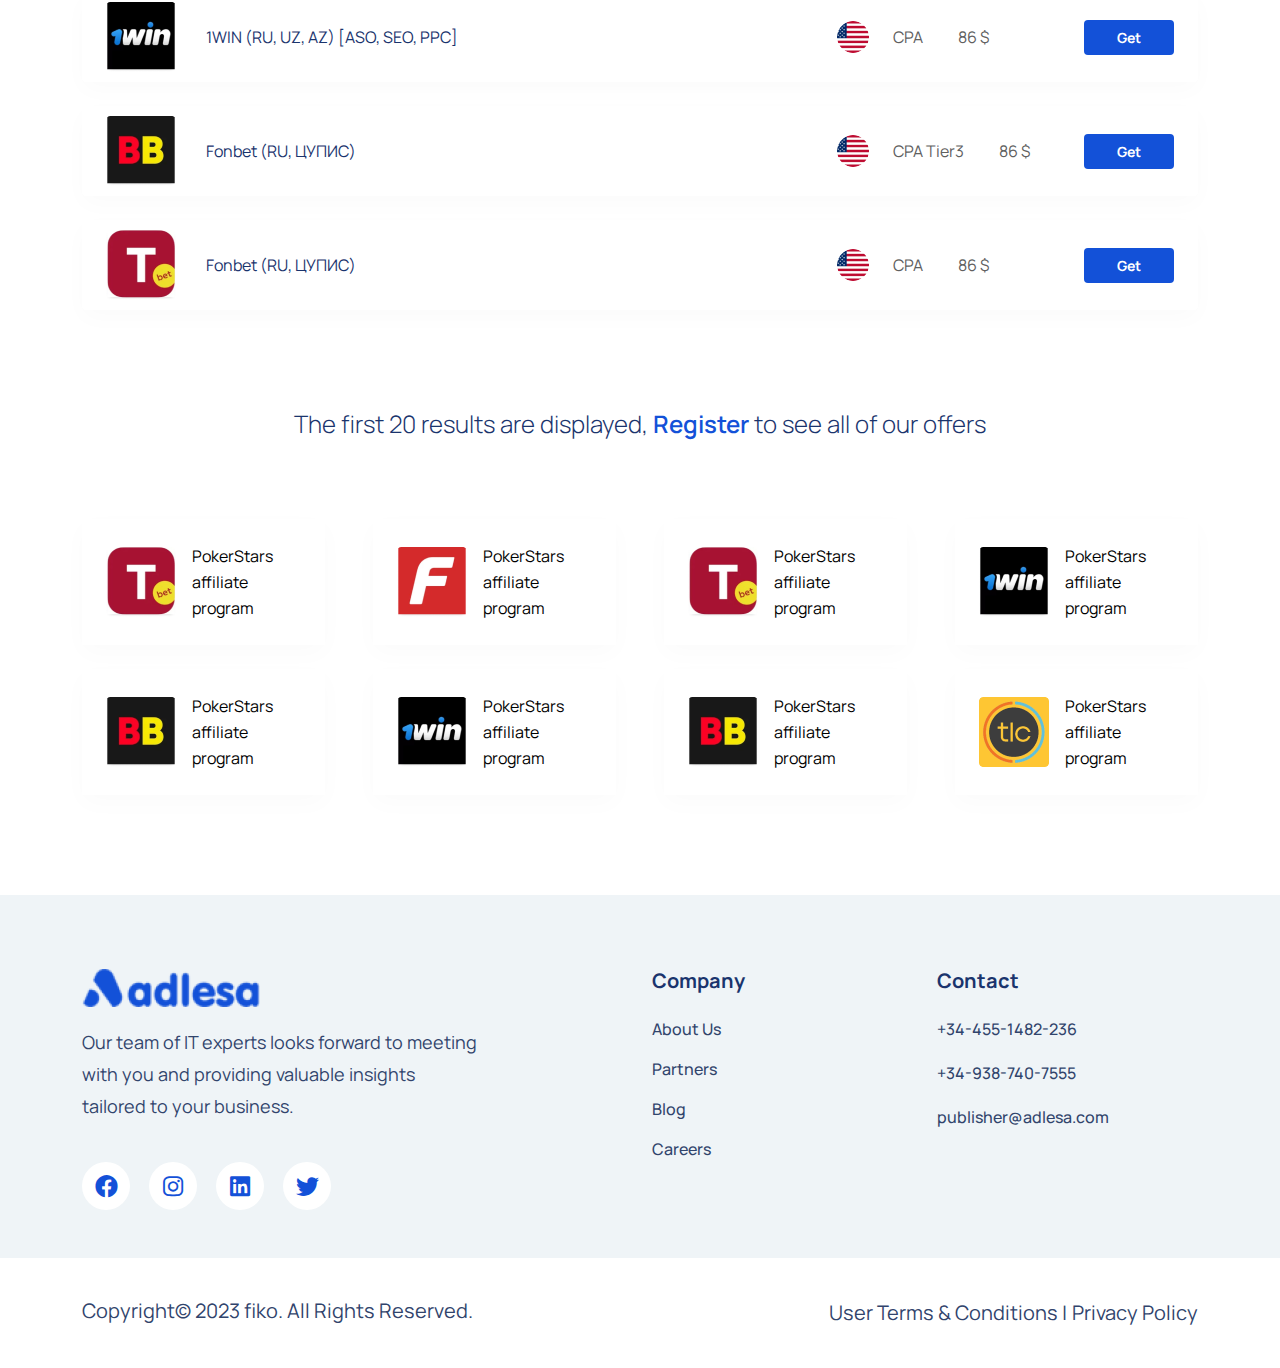
<file: offer.html>
<!DOCTYPE html>
<html lang="en">

<head>
  <meta charset="UTF-8">
  <meta http-equiv="X-UA-Compatible" content="IE=edge">
  <meta name="viewport"
    content="width=device-width, initial-scale=1.0, maximum-scale=5.0, minimum-scale=1.0, user-scalable=yes">
  <title>Aadlesa</title>
  <link rel="shortcut icon" href="" type="image/x-icon">
  <!--all css link -->
  <link rel="stylesheet" href="assets/css/bootstrap.min.css">
  <link rel="stylesheet" href="assets/fontawsome/css/all.min.css">
  <link rel="stylesheet" href="assets/fontawsome/css/fontawesome.min.css">
  <link rel="stylesheet" href="assets/css/slick.css">
  <link rel="stylesheet" href="assets/css/style.css">
  <link rel="stylesheet" href="assets/css/responsive.css">
</head>


<body>
  <!-- header area start -->
  <div id="header-fixed-height"></div>
  <!-- header area start -->
  <div id="header-fixed-height"></div>
  <header class="header_area">
    <div class="container">
      <div class="header_main">
        <div class="logo">
          <a href="index.html"><img src="assets/images/logo/logo.png" alt="logo"></a>
        </div>
        <div class="menu_wrapper d-flex justify-content-end align-items-center flex-grow-1">
          <div class="menus mx-auto">
            <ul class="list-unstyled">
              <li class="active"><a href="index.html">Home</a></li>
              <li><a href="about.html">About Us</a></li>
              <li><a href="#">Services</a></li>
              <li><a href="offer.html">Offers</a></li>
              <li><a href="advertisers.html">Advertisers</a></li>
              <li><a href="blog.html">Blog</a></li>
            </ul>
          </div>
          <div class="menu_options">
            <a href="#" class="login_btn">Log in</a>
            <a href="register.html" class="register_btn">Register</a>
          </div>
        </div>
        <div class="menu_control_overlay"></div>
        <div class="mobile_menu_control d-block d-xl-none">
          <button class="mobile_menu_control_bar"><i class="fa-solid fa-bars"></i></button>
        </div>
      </div>
    </div>
  </header>
  <!-- header area end -->


  <!-- main area start -->
  <main>
    <!-- breadcrumb area start -->
    <section class="bread_crumb_area">
      <div class="container">
        <div class="row">
          <div class="col-lg-8 mx-auto">
            <div class="text text-center">
              <h3 class="subtitle">Offer</h3>
              <h1 class="title">Best Affiliate Programs 2024</h1>
              <p>WThe best affiliate programs of 2024. Over 300 offers in 25 countries and 5 verticals. We offer a list
                of casino affiliate programs, offers of leading bookmakers and banks.</p>
            </div>
          </div>
        </div>
      </div>
    </section>
    <!-- breadcrumb area end -->

    <!-- offers area start -->
    <section class="offer_area">
      <div class="container">
        <div class="offer_top_info">
          <ul class="list-unstyled">
            <li>
              <a href="#" class="offer_sm_item">
                <img src="assets/images/offer/offer-sm-img-1.svg" alt="offer-sm-img-1">
                <span>MD (17)</span>
              </a>
            </li>
            <li>
              <a href="#" class="offer_sm_item">
                <img src="assets/images/offer/offer-sm-img-2.png" alt="offer-sm-img-2">
                <span>AM (16)</span>
              </a>
            </li>
            <li>
              <a href="#" class="offer_sm_item">
                <img src="assets/images/offer/offer-sm-img-3.png" alt="offer-sm-img-3">
                <span>BD (6)</span>
              </a>
            </li>
            <li>
              <a href="#" class="offer_sm_item">
                <img src="assets/images/offer/offer-sm-img-4.png" alt="offer-sm-img-4">
                <span>CA (37)</span>
              </a>
            </li>
            <li>
              <a href="#" class="offer_sm_item">
                <img src="assets/images/offer/offer-sm-img-5.png" alt="offer-sm-img-5">
                <span>IT (10)</span>
              </a>
            </li>
            <li>
              <a href="#" class="offer_sm_item">
                <img src="assets/images/offer/offer-sm-img-6.png" alt="offer-sm-img-6">
                <span>CZ (2)</span>
              </a>
            </li>
            <li>
              <a href="#" class="offer_sm_item">
                <img src="assets/images/offer/offer-sm-img-7.png" alt="offer-sm-img-7">
                <span>LV (3)</span>
              </a>
            </li>
            <li>
              <a href="#" class="offer_sm_item">
                <img src="assets/images/offer/offer-sm-img-8.png" alt="offer-sm-img-8">
                <span>PT (4)</span>
              </a>
            </li>
            <li>
              <a href="#" class="offer_sm_item">
                <img src="assets/images/offer/offer-sm-img-9.png" alt="offer-sm-img-9">
                <span>CL (21)</span>
              </a>
            </li>
            <li>
              <a href="#" class="offer_sm_item">
                <img src="assets/images/offer/offer-sm-img-10.png" alt="offer-sm-img-10">
                <span>DK (13)</span>
              </a>
            </li>
            <li>
              <a href="#" class="offer_sm_item">
                <img src="assets/images/offer/offer-sm-img-11.png" alt="offer-sm-img-11">
                <span>NZ (11)</span>
              </a>
            </li>
            <li>
              <a href="#" class="offer_sm_item">
                <img src="assets/images/offer/offer-sm-img-12.png" alt="offer-sm-img-12">
                <span>SE (8)</span>
              </a>
            </li>
            <li>
              <a href="#" class="offer_sm_item">
                <img src="assets/images/offer/offer-sm-img-13.png" alt="offer-sm-img-13">
                <span>FI (3)</span>
              </a>
            </li>
            <li>
              <a href="#" class="offer_sm_item">
                <img src="assets/images/offer/offer-sm-img-14.png" alt="offer-sm-img-14">
                <span>AU (12)</span>
              </a>
            </li>
            <li>
              <a href="#" class="offer_sm_item">
                <img src="assets/images/offer/offer-sm-img-15.png" alt="offer-sm-img-15">
                <span>TJ (17)</span>
              </a>
            </li>
            <li>
              <a href="#" class="offer_sm_item">
                <img src="assets/images/offer/offer-sm-img-16.png" alt="offer-sm-img-16">
                <span>AZ (22)</span>
              </a>
            </li>
            <li>
              <a href="#" class="offer_sm_item">
                <img src="assets/images/offer/offer-sm-img-17.png" alt="offer-sm-img-17">
                <span>MX (11)</span>
              </a>
            </li>
            <li>
              <a href="#" class="offer_sm_item">
                <img src="assets/images/offer/offer-sm-img-18.png" alt="offer-sm-img-18">
                <span>PE (8)</span>
              </a>
            </li>
            <li>
              <a href="#" class="offer_sm_item">
                <img src="assets/images/offer/offer-sm-img-19.png" alt="offer-sm-img-19">
                <span>GE (3)</span>
              </a>
            </li>
            <li>
              <a href="#" class="offer_sm_item">
                <img src="assets/images/offer/offer-sm-img-20.png" alt="offer-sm-img-20">
                <span>FR (4)</span>
              </a>
            </li>
            <li>
              <a href="#" class="offer_sm_item">
                <img src="assets/images/offer/offer-sm-img-21.png" alt="offer-sm-img-21">
                <span>GR (3)</span>
              </a>
            </li>
            <li>
              <a href="#" class="offer_sm_item">
                <img src="assets/images/offer/offer-sm-img-22.png" alt="offer-sm-img-22">
                <span>TH (2)</span>
              </a>
            </li>
            <li>
              <a href="#" class="offer_sm_item">
                <img src="assets/images/offer/offer-sm-img-23.png" alt="offer-sm-img-23">
                <span>TR (13)</span>
              </a>
            </li>
            <li>
              <a href="#" class="offer_sm_item">
                <img src="assets/images/offer/offer-sm-img-24.png" alt="offer-sm-img-24">
                <span>VN (2)</span>
              </a>
            </li>
            <li>
              <a href="#" class="offer_sm_item">
                <img src="assets/images/offer/offer-sm-img-25.png" alt="offer-sm-img-25">
                <span>PL (11)</span>
              </a>
            </li>
            <li>
              <a href="#" class="offer_sm_item">
                <img src="assets/images/offer/offer-sm-img-26.png" alt="offer-sm-img-26">
                <span>US (8)</span>
              </a>
            </li>
            <li>
              <a href="#" class="offer_sm_item">
                <img src="assets/images/offer/offer-sm-img-27.png" alt="offer-sm-img-27">
                <span>AT (13)</span>
              </a>
            </li>
            <li>
              <a href="#" class="offer_sm_item">
                <img src="assets/images/offer/offer-sm-img-28.png" alt="offer-sm-img-28">
                <span>KG (17)</span>
              </a>
            </li>
          </ul>
          <div class="text-center">
            <a href="#" class="view_all_btn">View All</a>
          </div>
        </div>
        <div class="offer_main_info">
          <div class="offer_main_item">
            <div class="left">
              <div class="image">
                <img src="assets/images/offer/main-offer-img-1.png" alt="main-offer-img-1">
              </div>
              <div class="text">
                <h4 class="title">Fonbet (RU, ЦУПИС)</h4>
              </div>
            </div>
            <div class="right text-end">
              <div class="country">
                <img src="assets/images/offer/usa.png" alt="usa">
              </div>
              <div class="info">
                <ul class="list-unstyled">
                  <li>CPA Tier3</li>
                  <li>86 $</li>
                </ul>
              </div>
              <div class="button">
                <a href="#" class="get_btn">Get</a>
              </div>
            </div>
          </div>
          <div class="offer_main_item">
            <div class="left">
              <div class="image">
                <img src="assets/images/offer/main-offer-img-2.png" alt="main-offer-img-2">
              </div>
              <div class="text">
                <h4 class="title">1WIN (RU, UZ, AZ) [ASO, SEO, PPC]</h4>
              </div>
            </div>
            <div class="right text-end">
              <div class="country">
                <img src="assets/images/offer/usa.png" alt="usa">
              </div>
              <div class="info">
                <ul class="list-unstyled">
                  <li>CPA</li>
                  <li>86 $</li>
                </ul>
              </div>
              <div class="button">
                <a href="#" class="get_btn">Get</a>
              </div>
            </div>
          </div>
          <div class="offer_main_item">
            <div class="left">
              <div class="image">
                <img src="assets/images/offer/main-offer-img-3.png" alt="main-offer-img-3">
              </div>
              <div class="text">
                <h4 class="title">Fonbet (RU, ЦУПИС)</h4>
              </div>
            </div>
            <div class="right text-end">
              <div class="country">
                <img src="assets/images/offer/usa.png" alt="usa">
              </div>
              <div class="info">
                <ul class="list-unstyled">
                  <li>CPA Tier3</li>
                  <li>86 $</li>
                </ul>
              </div>
              <div class="button">
                <a href="#" class="get_btn">Get</a>
              </div>
            </div>
          </div>
          <div class="offer_main_item">
            <div class="left">
              <div class="image">
                <img src="assets/images/offer/main-offer-img-4.png" alt="main-offer-img-4">
              </div>
              <div class="text">
                <h4 class="title">1WIN (RU, UZ, AZ) [ASO, SEO, PPC]</h4>
              </div>
            </div>
            <div class="right text-end">
              <div class="country">
                <img src="assets/images/offer/usa.png" alt="usa">
              </div>
              <div class="info">
                <ul class="list-unstyled">
                  <li>CPA</li>
                  <li>86 $</li>
                </ul>
              </div>
              <div class="button">
                <a href="#" class="get_btn">Get</a>
              </div>
            </div>
          </div>
          <div class="offer_main_item">
            <div class="left">
              <div class="image">
                <img src="assets/images/offer/main-offer-img-5.png" alt="main-offer-img-5">
              </div>
              <div class="text">
                <h4 class="title">Fonbet (RU, ЦУПИС)</h4>
              </div>
            </div>
            <div class="right text-end">
              <div class="country">
                <img src="assets/images/offer/usa.png" alt="usa">
              </div>
              <div class="info">
                <ul class="list-unstyled">
                  <li>CPA Tier3</li>
                  <li>86 $</li>
                </ul>
              </div>
              <div class="button">
                <a href="#" class="get_btn">Get</a>
              </div>
            </div>
          </div>
          <div class="offer_main_item">
            <div class="left">
              <div class="image">
                <img src="assets/images/offer/main-offer-img-6.png" alt="main-offer-img-6">
              </div>
              <div class="text">
                <h4 class="title">1WIN (RU, UZ, AZ) [ASO, SEO, PPC]</h4>
              </div>
            </div>
            <div class="right text-end">
              <div class="country">
                <img src="assets/images/offer/usa.png" alt="usa">
              </div>
              <div class="info">
                <ul class="list-unstyled">
                  <li>CPA</li>
                  <li>86 $</li>
                </ul>
              </div>
              <div class="button">
                <a href="#" class="get_btn">Get</a>
              </div>
            </div>
          </div>
          <div class="offer_main_item">
            <div class="left">
              <div class="image">
                <img src="assets/images/offer/main-offer-img-6.png" alt="main-offer-img-6">
              </div>
              <div class="text">
                <h4 class="title">Fonbet (RU, ЦУПИС)</h4>
              </div>
            </div>
            <div class="right text-end">
              <div class="country">
                <img src="assets/images/offer/usa.png" alt="usa">
              </div>
              <div class="info">
                <ul class="list-unstyled">
                  <li>CPA Tier3</li>
                  <li>86 $</li>
                </ul>
              </div>
              <div class="button">
                <a href="#" class="get_btn">Get</a>
              </div>
            </div>
          </div>
          <div class="offer_main_item">
            <div class="left">
              <div class="image">
                <img src="assets/images/offer/main-offer-img-7.png" alt="main-offer-img-7">
              </div>
              <div class="text">
                <h4 class="title">1WIN (RU, UZ, AZ) [ASO, SEO, PPC]</h4>
              </div>
            </div>
            <div class="right text-end">
              <div class="country">
                <img src="assets/images/offer/usa.png" alt="usa">
              </div>
              <div class="info">
                <ul class="list-unstyled">
                  <li>CPA</li>
                  <li>86 $</li>
                </ul>
              </div>
              <div class="button">
                <a href="#" class="get_btn">Get</a>
              </div>
            </div>
          </div>
          <div class="offer_main_item">
            <div class="left">
              <div class="image">
                <img src="assets/images/offer/main-offer-img-8.png" alt="main-offer-img-8">
              </div>
              <div class="text">
                <h4 class="title">Fonbet (RU, ЦУПИС)</h4>
              </div>
            </div>
            <div class="right text-end">
              <div class="country">
                <img src="assets/images/offer/usa.png" alt="usa">
              </div>
              <div class="info">
                <ul class="list-unstyled">
                  <li>CPA Tier3</li>
                  <li>86 $</li>
                </ul>
              </div>
              <div class="button">
                <a href="#" class="get_btn">Get</a>
              </div>
            </div>
          </div>
          <div class="offer_main_item">
            <div class="left">
              <div class="image">
                <img src="assets/images/offer/main-offer-img-9.png" alt="main-offer-img-9">
              </div>
              <div class="text">
                <h4 class="title">Fonbet (RU, ЦУПИС)</h4>
              </div>
            </div>
            <div class="right text-end">
              <div class="country">
                <img src="assets/images/offer/usa.png" alt="usa">
              </div>
              <div class="info">
                <ul class="list-unstyled">
                  <li>CPA</li>
                  <li>86 $</li>
                </ul>
              </div>
              <div class="button">
                <a href="#" class="get_btn">Get</a>
              </div>
            </div>
          </div>
        </div>
        <div class="register_offer_view">
          <div class="text-center">
            <h4 class="title">The first 20 results are displayed,
              <a href="register.html">Register</a>
              to see all of our offers</h4>
          </div>
          <div class="row gx-5 gy-4">
            <div class="col-lg-3 col-sm-6 col-md-4">
              <div class="info_item">
                <div class="image">
                  <img src="assets/images/offer/main-offer-img-1.png" alt="main-offer-img-1">
                </div>
                <div class="text">
                  <p>PokerStars</p>
                  <p>affiliate</p>
                  <p>program</p>
                </div>
              </div>
            </div>
            <div class="col-lg-3 col-sm-6 col-md-4">
              <div class="info_item">
                <div class="image">
                  <img src="assets/images/offer/main-offer-img-3.png" alt="main-offer-img-3">
                </div>
                <div class="text">
                  <p>PokerStars</p>
                  <p>affiliate</p>
                  <p>program</p>
                </div>
              </div>
            </div>
            <div class="col-lg-3 col-sm-6 col-md-4">
              <div class="info_item">
                <div class="image">
                  <img src="assets/images/offer/main-offer-img-1.png" alt="main-offer-img-1">
                </div>
                <div class="text">
                  <p>PokerStars</p>
                  <p>affiliate</p>
                  <p>program</p>
                </div>
              </div>
            </div>
            <div class="col-lg-3 col-sm-6 col-md-4">
              <div class="info_item">
                <div class="image">
                  <img src="assets/images/offer/main-offer-img-7.png" alt="main-offer-img-7">
                </div>
                <div class="text">
                  <p>PokerStars</p>
                  <p>affiliate</p>
                  <p>program</p>
                </div>
              </div>
            </div>
            <div class="col-lg-3 col-sm-6 col-md-4">
              <div class="info_item">
                <div class="image">
                  <img src="assets/images/offer/main-offer-img-8.png" alt="main-offer-img-8">
                </div>
                <div class="text">
                  <p>PokerStars</p>
                  <p>affiliate</p>
                  <p>program</p>
                </div>
              </div>
            </div>
            <div class="col-lg-3 col-sm-6 col-md-4">
              <div class="info_item">
                <div class="image">
                  <img src="assets/images/offer/main-offer-img-7.png" alt="main-offer-img-7">
                </div>
                <div class="text">
                  <p>PokerStars</p>
                  <p>affiliate</p>
                  <p>program</p>
                </div>
              </div>
            </div>
            <div class="col-lg-3 col-sm-6 col-md-4">
              <div class="info_item">
                <div class="image">
                  <img src="assets/images/offer/main-offer-img-8.png" alt="main-offer-img-8">
                </div>
                <div class="text">
                  <p>PokerStars</p>
                  <p>affiliate</p>
                  <p>program</p>
                </div>
              </div>
            </div>
            <div class="col-lg-3 col-sm-6 col-md-4">
              <div class="info_item">
                <div class="image">
                  <img src="assets/images/offer/main-offer-img-2.png" alt="main-offer-img-2">
                </div>
                <div class="text">
                  <p>PokerStars</p>
                  <p>affiliate</p>
                  <p>program</p>
                </div>
              </div>
            </div>
          </div>
        </div>
      </div>
    </section>
    <!-- offers area end -->


  </main>
  <!-- main area end -->
  <!-- scroll top part start -->
  <button class="scroll-to-top">
    <i class="fas fa-angle-up"></i>
  </button>
  <!-- scroll top part end -->
  <!-- footer area start -->
  <footer class="footer_area">
    <div class="footer_top">
      <div class="container">
        <div class="row g-4">
          <div class="col-lg-6 col-md-12">
            <div class="footer_about">
              <a href="index.html"><img src="assets/images/logo/footer-logo.png" alt="footer-logo"></a>
              <p>Our team of IT experts looks forward to meeting with you and providing valuable insights tailored to
                your
                business.</p>
              <div class="footer_social">
                <ul class="list-unstyled">
                  <li><a href="#"><i class="fa-brands fa-facebook"></i></a></li>
                  <li><a href="#"><i class="fa-brands fa-instagram"></i></a></li>
                  <li><a href="#"><i class="fa-brands fa-linkedin"></i></a></li>
                  <li><a href="#"><i class="fa-brands fa-twitter"></i></a></li>
                </ul>
              </div>
            </div>
          </div>
          <div class="col-lg-3 col-md-6">
            <div class="footer_widget">
              <h3 class="footer_title">Company</h3>
              <ul class="list-unstyled footer_link">
                <li><a href="#">About Us</a></li>
                <li><a href="#">Partners</a></li>
                <li><a href="#">Blog</a></li>
                <li><a href="#">Careers</a></li>
              </ul>
            </div>
          </div>
          <div class="col-lg-3 col-md-6">
            <div class="footer_widget">
              <h3 class="footer_title">Contact</h3>
              <ul class="list-unstyled footer_contact">
                <li><a href="tel:+34-455-1482-236">+34-455-1482-236</a></li>
                <li><a href="tel:+34-938-740-7555">+34-938-740-7555</a></li>
                <li><a href="mailto:publisher@adlesa.com">publisher@adlesa.com</a></li>
              </ul>
            </div>
          </div>
        </div>
      </div>
    </div>
    <div class="footer_btm">
      <div class="container">
        <div class="row">
          <div class="col-lg-6">
            <div class="left">
              <p>Copyright© 2023 fiko. All Rights Reserved.</p>
            </div>
          </div>
          <div class="col-lg-6">
            <div class="right">
              <ul class="list-unstyled">
                <li><a href="#">User Terms & Conditions | </a></li>
                <li><a href="#"> Privacy Policy</a></li>
              </ul>
            </div>
          </div>
        </div>
      </div>
    </div>
  </footer>
  <!-- footer area end -->

  <!-- all js link -->
  <script src="assets/js/jquery-3.6.0.min.js"></script>
  <script src="assets/js/bootstrap.bundle.min.js"></script>
  <script src="assets/js/slick.min.js"></script>
  <script src="assets/js/script.js"></script>
</body>

</html>
</file>
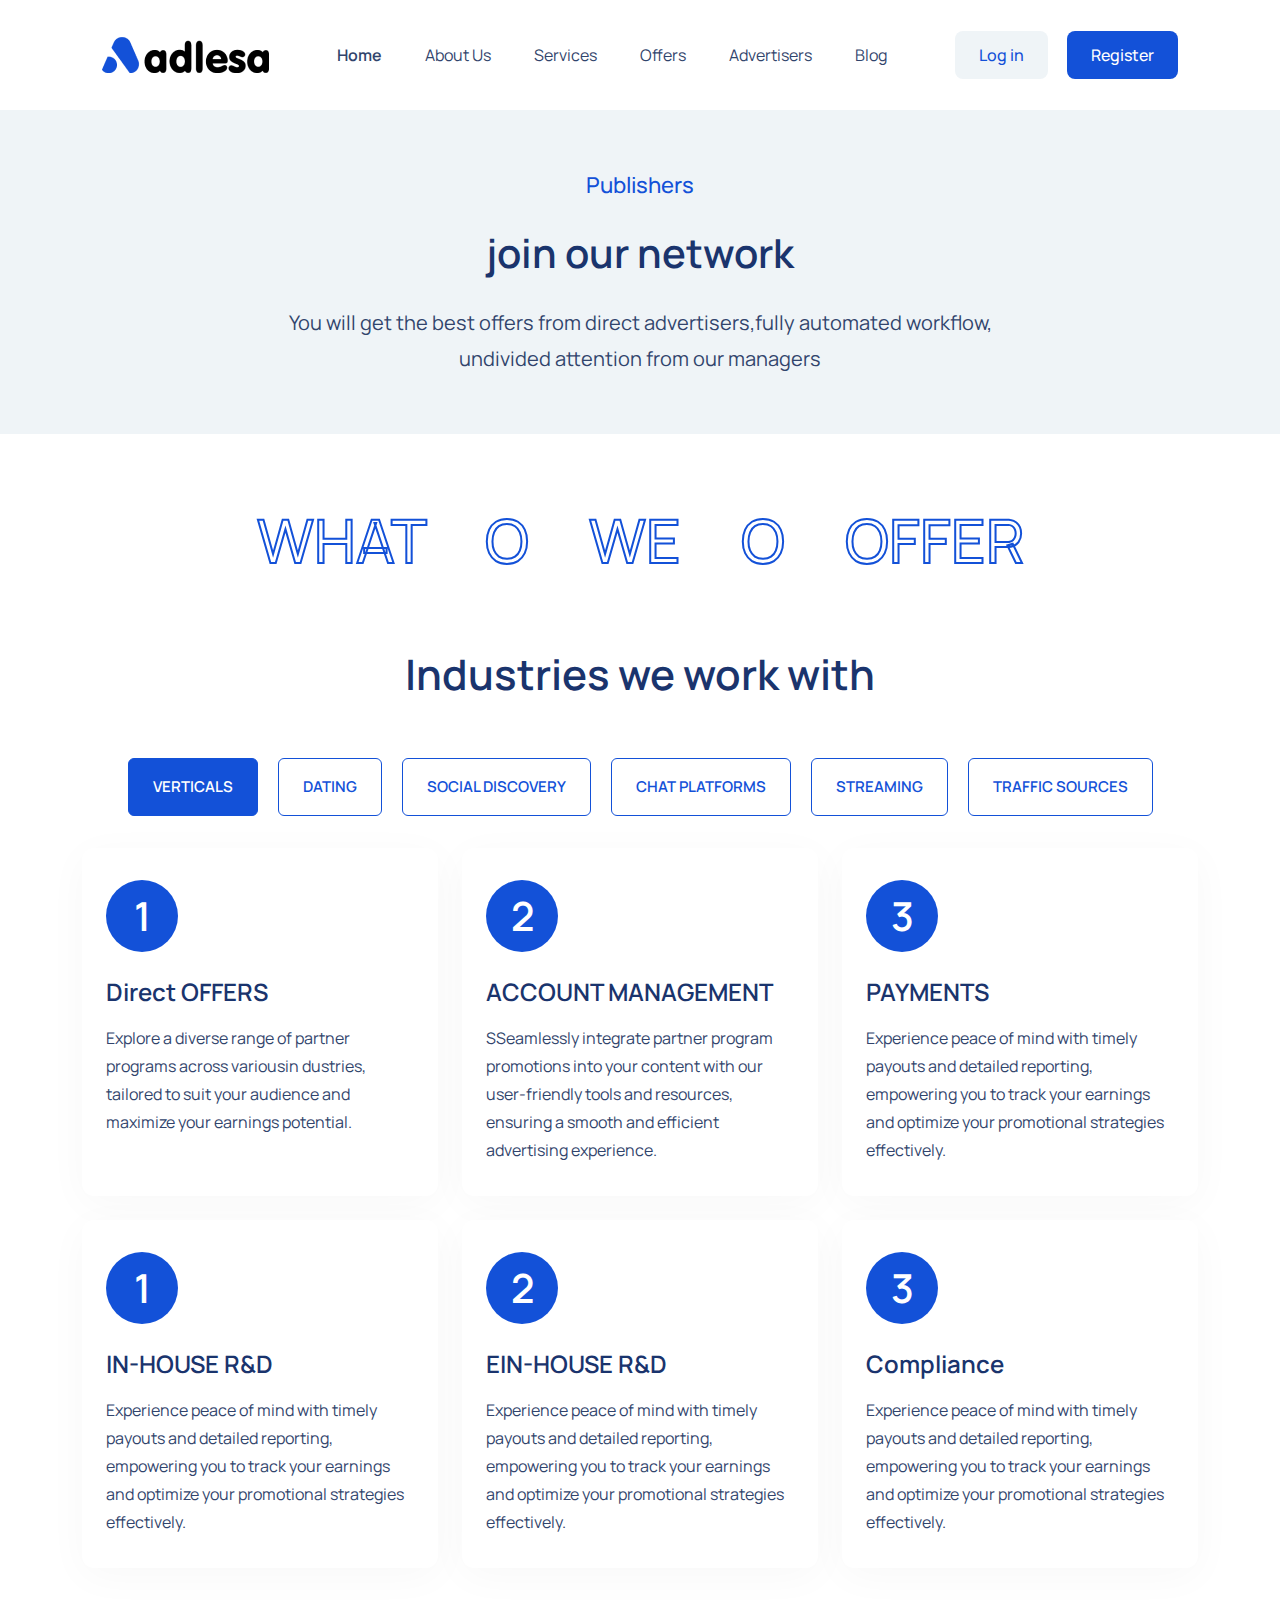
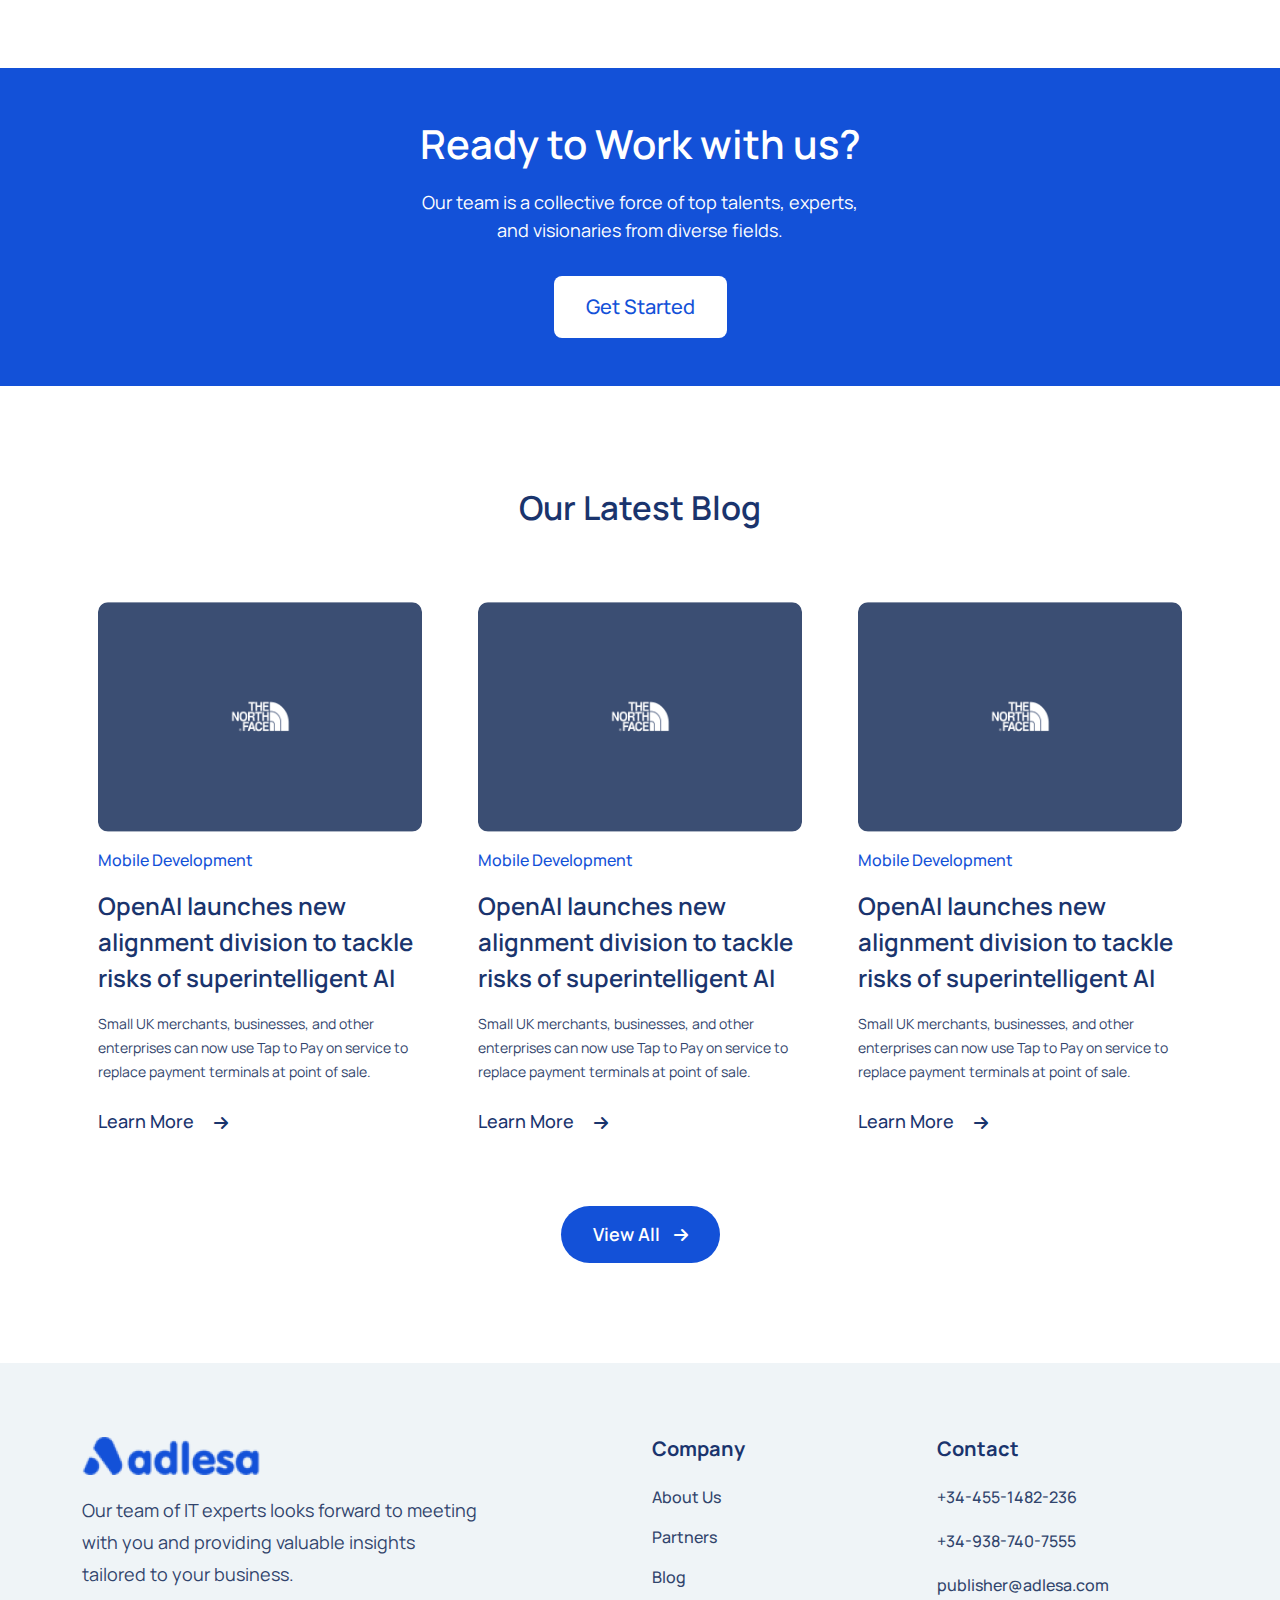
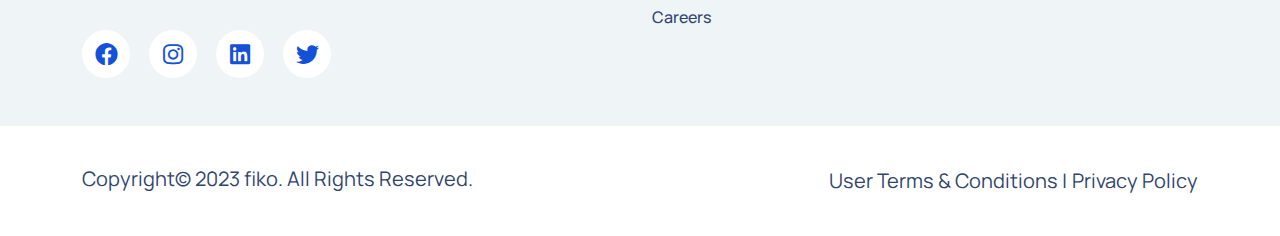
<file: publisher.html>
<!DOCTYPE html>
<html lang="en">

<head>
  <meta charset="UTF-8">
  <meta http-equiv="X-UA-Compatible" content="IE=edge">
  <meta name="viewport"
    content="width=device-width, initial-scale=1.0, maximum-scale=5.0, minimum-scale=1.0, user-scalable=yes">
  <title>Aadlesa</title>
  <link rel="shortcut icon" href="" type="image/x-icon">
  <!--all css link -->
  <link rel="stylesheet" href="assets/css/bootstrap.min.css">
  <link rel="stylesheet" href="assets/fontawsome/css/all.min.css">
  <link rel="stylesheet" href="assets/fontawsome/css/fontawesome.min.css">
  <link rel="stylesheet" href="assets/css/slick.css">
  <link rel="stylesheet" href="assets/css/style.css">
  <link rel="stylesheet" href="assets/css/responsive.css">
</head>


<body>
  <!-- header area start -->
  <div id="header-fixed-height"></div>
  <!-- header area start -->
  <div id="header-fixed-height"></div>
  <header class="header_area">
    <div class="container">
      <div class="header_main">
        <div class="logo">
          <a href="index.html"><img src="assets/images/logo/logo.png" alt="logo"></a>
        </div>
        <div class="menu_wrapper d-flex justify-content-end align-items-center flex-grow-1">
          <div class="menus mx-auto">
            <ul class="list-unstyled">
              <li class="active"><a href="index.html">Home</a></li>
              <li><a href="about.html">About Us</a></li>
              <li><a href="#">Services</a></li>
              <li><a href="offer.html">Offers</a></li>
              <li><a href="advertisers.html">Advertisers</a></li>
              <li><a href="blog.html">Blog</a></li>
            </ul>
          </div>
          <div class="menu_options">
            <a href="#" class="login_btn">Log in</a>
            <a href="register.html" class="register_btn">Register</a>
          </div>
        </div>
        <div class="menu_control_overlay"></div>
        <div class="mobile_menu_control d-block d-xl-none">
          <button class="mobile_menu_control_bar"><i class="fa-solid fa-bars"></i></button>
        </div>
      </div>
    </div>
  </header>
  <!-- header area end -->


  <!-- main area start -->
  <main>
    <!-- breadcrumb area start -->
    <section class="bread_crumb_area">
      <div class="container">
        <div class="row">
          <div class="col-lg-8 mx-auto">
            <div class="text text-center">
              <h3 class="subtitle">Publishers</h3>
              <h1 class="title">join our network</h1>
              <p>You will get the best offers from direct advertisers,fully automated workflow, undivided attention from
                our managers </p>
            </div>
          </div>
        </div>
      </div>
    </section>
    <!-- breadcrumb area end -->

    <!-- publishers area start -->
    <section class="publisher_area">
      <div class="container">
        <div class="top_title text-center">
          <h4 class="title">What &nbsp; &nbsp; O &nbsp; &nbsp; We &nbsp; &nbsp; O &nbsp; &nbsp; Offer</h4>
        </div>
        <div class="industries_work">
          <h4 class="main_title">Industries we work with</h4>
          <ul class="nav nav-pills" id="pills-tab" role="tablist">
            <li class="nav-item" role="presentation">
              <button class="nav-link active" id="pills-home-tab" data-bs-toggle="pill" data-bs-target="#pills-home"
                type="button" role="tab" aria-controls="pills-home" aria-selected="true">VERTICALS</button>
            </li>
            <li class="nav-item" role="presentation">
              <button class="nav-link" id="pills-profile-tab" data-bs-toggle="pill" data-bs-target="#pills-profile"
                type="button" role="tab" aria-controls="pills-profile" aria-selected="false">DATING</button>
            </li>
            <li class="nav-item" role="presentation">
              <button class="nav-link" id="pills-contact-tab" data-bs-toggle="pill" data-bs-target="#pills-contact"
                type="button" role="tab" aria-controls="pills-contact" aria-selected="false">SOCIAL DISCOVERY</button>
            </li>
            <!-- Additional tabs -->
            <li class="nav-item" role="presentation">
              <button class="nav-link" id="pills-chat-tab" data-bs-toggle="pill" data-bs-target="#pills-chat"
                type="button" role="tab" aria-controls="pills-chat" aria-selected="false">CHAT PLATFORMS</button>
            </li>
            <li class="nav-item" role="presentation">
              <button class="nav-link" id="pills-streaming-tab" data-bs-toggle="pill" data-bs-target="#pills-streaming"
                type="button" role="tab" aria-controls="pills-streaming" aria-selected="false">STREAMING</button>
            </li>
            <li class="nav-item" role="presentation">
              <button class="nav-link" id="pills-traffic-tab" data-bs-toggle="pill" data-bs-target="#pills-traffic"
                type="button" role="tab" aria-controls="pills-traffic" aria-selected="false">TRAFFIC SOURCES</button>
            </li>
          </ul>
          <div class="tab-content" id="pills-tabContent">
            <div class="tab-pane fade show active" id="pills-home" role="tabpanel" aria-labelledby="pills-home-tab"
              tabindex="0">
              <div class="row g-4">
                <div class="col-lg-4 col-sm-6">
                  <div class="featuers_main_item">
                    <div class="number">
                      <span>1</span>
                    </div>
                    <div class="text">
                      <h3 class="title">Direct OFFERS</h3>
                      <p>Explore a diverse range of partner programs across variousin dustries, tailored to suit your
                        audience and maximize your earnings potential.
                      </p>
                    </div>
                  </div>
                </div>
                <div class="col-lg-4 col-sm-6">
                  <div class="featuers_main_item">
                    <div class="number">
                      <span>2</span>
                    </div>
                    <div class="text">
                      <h3 class="title">ACCOUNT MANAGEMENT</h3>
                      <p>SSeamlessly integrate partner program promotions into your content with our user-friendly tools
                        and resources, ensuring a smooth and efficient advertising experience.
                      </p>
                    </div>
                  </div>
                </div>
                <div class="col-lg-4 col-sm-6">
                  <div class="featuers_main_item">
                    <div class="number">
                      <span>3</span>
                    </div>
                    <div class="text">
                      <h3 class="title">PAYMENTS</h3>
                      <p>Experience peace of mind with timely payouts and detailed reporting, empowering you to track
                        your
                        earnings and optimize your promotional strategies effectively.
                      </p>
                    </div>
                  </div>
                </div>
                <div class="col-lg-4 col-sm-6">
                  <div class="featuers_main_item">
                    <div class="number">
                      <span>1</span>
                    </div>
                    <div class="text">
                      <h3 class="title">IN-HOUSE R&D</h3>
                      <p>Experience peace of mind with timely payouts and detailed reporting, empowering you to track
                        your
                        earnings and optimize your promotional strategies effectively.
                      </p>
                    </div>
                  </div>
                </div>
                <div class="col-lg-4 col-sm-6">
                  <div class="featuers_main_item">
                    <div class="number">
                      <span>2</span>
                    </div>
                    <div class="text">
                      <h3 class="title">EIN-HOUSE R&D</h3>
                      <p>Experience peace of mind with timely payouts and detailed reporting, empowering you to track
                        your
                        earnings and optimize your promotional strategies effectively.
                      </p>
                    </div>
                  </div>
                </div>
                <div class="col-lg-4 col-sm-6">
                  <div class="featuers_main_item">
                    <div class="number">
                      <span>3</span>
                    </div>
                    <div class="text">
                      <h3 class="title">Compliance</h3>
                      <p>Experience peace of mind with timely payouts and detailed reporting, empowering you to track
                        your
                        earnings and optimize your promotional strategies effectively.
                      </p>
                    </div>
                  </div>
                </div>
              </div>
            </div>
            <div class="tab-pane fade" id="pills-profile" role="tabpanel" aria-labelledby="pills-profile-tab"
              tabindex="0">
              <div class="row g-4">
                <div class="col-lg-4 col-sm-6">
                  <div class="featuers_main_item">
                    <div class="number">
                      <span>1</span>
                    </div>
                    <div class="text">
                      <h3 class="title">Direct OFFERS</h3>
                      <p>Explore a diverse range of partner programs across variousin dustries, tailored to suit your
                        audience and maximize your earnings potential.
                      </p>
                    </div>
                  </div>
                </div>
                <div class="col-lg-4 col-sm-6">
                  <div class="featuers_main_item">
                    <div class="number">
                      <span>2</span>
                    </div>
                    <div class="text">
                      <h3 class="title">ACCOUNT MANAGEMENT</h3>
                      <p>SSeamlessly integrate partner program promotions into your content with our user-friendly tools
                        and resources, ensuring a smooth and efficient advertising experience.
                      </p>
                    </div>
                  </div>
                </div>
                <div class="col-lg-4 col-sm-6">
                  <div class="featuers_main_item">
                    <div class="number">
                      <span>3</span>
                    </div>
                    <div class="text">
                      <h3 class="title">PAYMENTS</h3>
                      <p>Experience peace of mind with timely payouts and detailed reporting, empowering you to track
                        your
                        earnings and optimize your promotional strategies effectively.
                      </p>
                    </div>
                  </div>
                </div>
                <div class="col-lg-4 col-sm-6">
                  <div class="featuers_main_item">
                    <div class="number">
                      <span>1</span>
                    </div>
                    <div class="text">
                      <h3 class="title">IN-HOUSE R&D</h3>
                      <p>Experience peace of mind with timely payouts and detailed reporting, empowering you to track
                        your
                        earnings and optimize your promotional strategies effectively.
                      </p>
                    </div>
                  </div>
                </div>
                <div class="col-lg-4 col-sm-6">
                  <div class="featuers_main_item">
                    <div class="number">
                      <span>2</span>
                    </div>
                    <div class="text">
                      <h3 class="title">EIN-HOUSE R&D</h3>
                      <p>Experience peace of mind with timely payouts and detailed reporting, empowering you to track
                        your
                        earnings and optimize your promotional strategies effectively.
                      </p>
                    </div>
                  </div>
                </div>
                <div class="col-lg-4 col-sm-6">
                  <div class="featuers_main_item">
                    <div class="number">
                      <span>3</span>
                    </div>
                    <div class="text">
                      <h3 class="title">Compliance</h3>
                      <p>Experience peace of mind with timely payouts and detailed reporting, empowering you to track
                        your
                        earnings and optimize your promotional strategies effectively.
                      </p>
                    </div>
                  </div>
                </div>
              </div>
            </div>
            <div class="tab-pane fade" id="pills-contact" role="tabpanel" aria-labelledby="pills-contact-tab"
              tabindex="0">
              <div class="row g-4">
                <div class="col-lg-4 col-sm-6">
                  <div class="featuers_main_item">
                    <div class="number">
                      <span>1</span>
                    </div>
                    <div class="text">
                      <h3 class="title">Direct OFFERS</h3>
                      <p>Explore a diverse range of partner programs across variousin dustries, tailored to suit your
                        audience and maximize your earnings potential.
                      </p>
                    </div>
                  </div>
                </div>
                <div class="col-lg-4 col-sm-6">
                  <div class="featuers_main_item">
                    <div class="number">
                      <span>2</span>
                    </div>
                    <div class="text">
                      <h3 class="title">ACCOUNT MANAGEMENT</h3>
                      <p>SSeamlessly integrate partner program promotions into your content with our user-friendly tools
                        and resources, ensuring a smooth and efficient advertising experience.
                      </p>
                    </div>
                  </div>
                </div>
                <div class="col-lg-4 col-sm-6">
                  <div class="featuers_main_item">
                    <div class="number">
                      <span>3</span>
                    </div>
                    <div class="text">
                      <h3 class="title">PAYMENTS</h3>
                      <p>Experience peace of mind with timely payouts and detailed reporting, empowering you to track
                        your
                        earnings and optimize your promotional strategies effectively.
                      </p>
                    </div>
                  </div>
                </div>
                <div class="col-lg-4 col-sm-6">
                  <div class="featuers_main_item">
                    <div class="number">
                      <span>1</span>
                    </div>
                    <div class="text">
                      <h3 class="title">IN-HOUSE R&D</h3>
                      <p>Experience peace of mind with timely payouts and detailed reporting, empowering you to track
                        your
                        earnings and optimize your promotional strategies effectively.
                      </p>
                    </div>
                  </div>
                </div>
                <div class="col-lg-4 col-sm-6">
                  <div class="featuers_main_item">
                    <div class="number">
                      <span>2</span>
                    </div>
                    <div class="text">
                      <h3 class="title">EIN-HOUSE R&D</h3>
                      <p>Experience peace of mind with timely payouts and detailed reporting, empowering you to track
                        your
                        earnings and optimize your promotional strategies effectively.
                      </p>
                    </div>
                  </div>
                </div>
                <div class="col-lg-4 col-sm-6">
                  <div class="featuers_main_item">
                    <div class="number">
                      <span>3</span>
                    </div>
                    <div class="text">
                      <h3 class="title">Compliance</h3>
                      <p>Experience peace of mind with timely payouts and detailed reporting, empowering you to track
                        your
                        earnings and optimize your promotional strategies effectively.
                      </p>
                    </div>
                  </div>
                </div>
              </div>
            </div>
            <!-- Additional tab content -->
            <div class="tab-pane fade" id="pills-chat" role="tabpanel" aria-labelledby="pills-chat-tab" tabindex="0">

              <div class="row g-4">
                <div class="col-lg-4 col-sm-6">
                  <div class="featuers_main_item">
                    <div class="number">
                      <span>1</span>
                    </div>
                    <div class="text">
                      <h3 class="title">Direct OFFERS</h3>
                      <p>Explore a diverse range of partner programs across variousin dustries, tailored to suit your
                        audience and maximize your earnings potential.
                      </p>
                    </div>
                  </div>
                </div>
                <div class="col-lg-4 col-sm-6">
                  <div class="featuers_main_item">
                    <div class="number">
                      <span>2</span>
                    </div>
                    <div class="text">
                      <h3 class="title">ACCOUNT MANAGEMENT</h3>
                      <p>SSeamlessly integrate partner program promotions into your content with our user-friendly tools
                        and resources, ensuring a smooth and efficient advertising experience.
                      </p>
                    </div>
                  </div>
                </div>
                <div class="col-lg-4 col-sm-6">
                  <div class="featuers_main_item">
                    <div class="number">
                      <span>3</span>
                    </div>
                    <div class="text">
                      <h3 class="title">PAYMENTS</h3>
                      <p>Experience peace of mind with timely payouts and detailed reporting, empowering you to track
                        your
                        earnings and optimize your promotional strategies effectively.
                      </p>
                    </div>
                  </div>
                </div>
                <div class="col-lg-4 col-sm-6">
                  <div class="featuers_main_item">
                    <div class="number">
                      <span>1</span>
                    </div>
                    <div class="text">
                      <h3 class="title">IN-HOUSE R&D</h3>
                      <p>Experience peace of mind with timely payouts and detailed reporting, empowering you to track
                        your
                        earnings and optimize your promotional strategies effectively.
                      </p>
                    </div>
                  </div>
                </div>
                <div class="col-lg-4 col-sm-6">
                  <div class="featuers_main_item">
                    <div class="number">
                      <span>2</span>
                    </div>
                    <div class="text">
                      <h3 class="title">EIN-HOUSE R&D</h3>
                      <p>Experience peace of mind with timely payouts and detailed reporting, empowering you to track
                        your
                        earnings and optimize your promotional strategies effectively.
                      </p>
                    </div>
                  </div>
                </div>
                <div class="col-lg-4 col-sm-6">
                  <div class="featuers_main_item">
                    <div class="number">
                      <span>3</span>
                    </div>
                    <div class="text">
                      <h3 class="title">Compliance</h3>
                      <p>Experience peace of mind with timely payouts and detailed reporting, empowering you to track
                        your
                        earnings and optimize your promotional strategies effectively.
                      </p>
                    </div>
                  </div>
                </div>
              </div>
            </div>
            <div class="tab-pane fade" id="pills-streaming" role="tabpanel" aria-labelledby="pills-streaming-tab"
              tabindex="0">
              <div class="row g-4">
                <div class="col-lg-4 col-sm-6">
                  <div class="featuers_main_item">
                    <div class="number">
                      <span>1</span>
                    </div>
                    <div class="text">
                      <h3 class="title">Direct OFFERS</h3>
                      <p>Explore a diverse range of partner programs across variousin dustries, tailored to suit your
                        audience and maximize your earnings potential.
                      </p>
                    </div>
                  </div>
                </div>
                <div class="col-lg-4 col-sm-6">
                  <div class="featuers_main_item">
                    <div class="number">
                      <span>2</span>
                    </div>
                    <div class="text">
                      <h3 class="title">ACCOUNT MANAGEMENT</h3>
                      <p>SSeamlessly integrate partner program promotions into your content with our user-friendly tools
                        and resources, ensuring a smooth and efficient advertising experience.
                      </p>
                    </div>
                  </div>
                </div>
                <div class="col-lg-4 col-sm-6">
                  <div class="featuers_main_item">
                    <div class="number">
                      <span>3</span>
                    </div>
                    <div class="text">
                      <h3 class="title">PAYMENTS</h3>
                      <p>Experience peace of mind with timely payouts and detailed reporting, empowering you to track
                        your
                        earnings and optimize your promotional strategies effectively.
                      </p>
                    </div>
                  </div>
                </div>
                <div class="col-lg-4 col-sm-6">
                  <div class="featuers_main_item">
                    <div class="number">
                      <span>1</span>
                    </div>
                    <div class="text">
                      <h3 class="title">IN-HOUSE R&D</h3>
                      <p>Experience peace of mind with timely payouts and detailed reporting, empowering you to track
                        your
                        earnings and optimize your promotional strategies effectively.
                      </p>
                    </div>
                  </div>
                </div>
                <div class="col-lg-4 col-sm-6">
                  <div class="featuers_main_item">
                    <div class="number">
                      <span>2</span>
                    </div>
                    <div class="text">
                      <h3 class="title">EIN-HOUSE R&D</h3>
                      <p>Experience peace of mind with timely payouts and detailed reporting, empowering you to track
                        your
                        earnings and optimize your promotional strategies effectively.
                      </p>
                    </div>
                  </div>
                </div>
                <div class="col-lg-4 col-sm-6">
                  <div class="featuers_main_item">
                    <div class="number">
                      <span>3</span>
                    </div>
                    <div class="text">
                      <h3 class="title">Compliance</h3>
                      <p>Experience peace of mind with timely payouts and detailed reporting, empowering you to track
                        your
                        earnings and optimize your promotional strategies effectively.
                      </p>
                    </div>
                  </div>
                </div>
              </div>
            </div>
            <div class="tab-pane fade" id="pills-traffic" role="tabpanel" aria-labelledby="pills-traffic-tab"
              tabindex="0">
              <div class="row g-4">
                <div class="col-lg-4 col-sm-6">
                  <div class="featuers_main_item">
                    <div class="number">
                      <span>1</span>
                    </div>
                    <div class="text">
                      <h3 class="title">Direct OFFERS</h3>
                      <p>Explore a diverse range of partner programs across variousin dustries, tailored to suit your
                        audience and maximize your earnings potential.
                      </p>
                    </div>
                  </div>
                </div>
                <div class="col-lg-4 col-sm-6">
                  <div class="featuers_main_item">
                    <div class="number">
                      <span>2</span>
                    </div>
                    <div class="text">
                      <h3 class="title">ACCOUNT MANAGEMENT</h3>
                      <p>SSeamlessly integrate partner program promotions into your content with our user-friendly tools
                        and resources, ensuring a smooth and efficient advertising experience.
                      </p>
                    </div>
                  </div>
                </div>
                <div class="col-lg-4 col-sm-6">
                  <div class="featuers_main_item">
                    <div class="number">
                      <span>3</span>
                    </div>
                    <div class="text">
                      <h3 class="title">PAYMENTS</h3>
                      <p>Experience peace of mind with timely payouts and detailed reporting, empowering you to track
                        your
                        earnings and optimize your promotional strategies effectively.
                      </p>
                    </div>
                  </div>
                </div>
                <div class="col-lg-4 col-sm-6">
                  <div class="featuers_main_item">
                    <div class="number">
                      <span>1</span>
                    </div>
                    <div class="text">
                      <h3 class="title">IN-HOUSE R&D</h3>
                      <p>Experience peace of mind with timely payouts and detailed reporting, empowering you to track
                        your
                        earnings and optimize your promotional strategies effectively.
                      </p>
                    </div>
                  </div>
                </div>
                <div class="col-lg-4 col-sm-6">
                  <div class="featuers_main_item">
                    <div class="number">
                      <span>2</span>
                    </div>
                    <div class="text">
                      <h3 class="title">EIN-HOUSE R&D</h3>
                      <p>Experience peace of mind with timely payouts and detailed reporting, empowering you to track
                        your
                        earnings and optimize your promotional strategies effectively.
                      </p>
                    </div>
                  </div>
                </div>
                <div class="col-lg-4 col-sm-6">
                  <div class="featuers_main_item">
                    <div class="number">
                      <span>3</span>
                    </div>
                    <div class="text">
                      <h3 class="title">Compliance</h3>
                      <p>Experience peace of mind with timely payouts and detailed reporting, empowering you to track
                        your
                        earnings and optimize your promotional strategies effectively.
                      </p>
                    </div>
                  </div>
                </div>
              </div>
            </div>
          </div>

        </div>
      </div>
    </section>
    <!-- publishers area end -->

    <!-- call to action area start -->
    <section class="call_to_action_area">
      <div class="call_to_action_main">
        <div class="container">
          <div class="row">
            <div class="col-lg-5 mx-auto">
              <div class="text text-center">
                <h3 class="title">Ready to Work with us?</h3>
                <p>Our team is a collective force of top talents, experts, and
                  visionaries from diverse fields.</p>
                <a href="#" class="get_started_btn">Get Started</a>
              </div>
            </div>
          </div>
        </div>
      </div>
    </section>
    <!-- call to action area end -->


    <!-- our latest blog area start -->
    <section class="our_latest_blog_area">
      <div class="container">
        <div class="row">
          <div class="col-lg-8 mx-auto">
            <div class="section_header text-center">
              <h2 class="title">Our Latest Blog</h2>
            </div>
          </div>
        </div>
        <div class="blog_main">
          <div class="row g-4">
            <div class="col-lg-4 col-md-6">
              <div class="our_blog_item">
                <div class="image">
                  <a href="#" class="d-block w-100">
                    <img src="assets/images/img/blog-image.png" alt="blog-image" class="img-fluid w-100">
                  </a>
                </div>
                <div class="text">
                  <span class="cate">Mobile Development</span>
                  <a href="#" class="title">OpenAI launches new alignment division to tackle
                    risks of superintelligent AI</a>
                  <p>Small UK merchants, businesses, and other enterprises can now use Tap to Pay on service to replace
                    payment terminals at point of sale.</p>
                  <a href="#" class="learn_more">Learn More <i class="fa-solid fa-arrow-right"></i></a>
                </div>
              </div>
            </div>
            <div class="col-lg-4 col-md-6">
              <div class="our_blog_item">
                <div class="image">
                  <a href="#" class="d-block w-100">
                    <img src="assets/images/img/blog-image.png" alt="blog-image" class="img-fluid w-100">
                  </a>
                </div>
                <div class="text">
                  <span class="cate">Mobile Development</span>
                  <a href="#" class="title">OpenAI launches new alignment division to tackle
                    risks of superintelligent AI</a>
                  <p>Small UK merchants, businesses, and other enterprises can now use Tap to Pay on service to replace
                    payment terminals at point of sale.</p>
                  <a href="#" class="learn_more">Learn More <i class="fa-solid fa-arrow-right"></i></a>
                </div>
              </div>
            </div>
            <div class="col-lg-4 col-md-6">
              <div class="our_blog_item">
                <div class="image">
                  <a href="#" class="d-block w-100">
                    <img src="assets/images/img/blog-image.png" alt="blog-image" class="img-fluid w-100">
                  </a>
                </div>
                <div class="text">
                  <span class="cate">Mobile Development</span>
                  <a href="#" class="title">OpenAI launches new alignment division to tackle
                    risks of superintelligent AI</a>
                  <p>Small UK merchants, businesses, and other enterprises can now use Tap to Pay on service to replace
                    payment terminals at point of sale.</p>
                  <a href="#" class="learn_more">Learn More <i class="fa-solid fa-arrow-right"></i></a>
                </div>
              </div>
            </div>
          </div>
          <div class="view_all_blog text-center">
            <a href="blog.html" class="view_all_btn">View All <i class="fa-solid fa-arrow-right"></i></a>
          </div>
        </div>
      </div>
    </section>
    <!-- our latest blog area end -->

  </main>
  <!-- main area end -->
  <!-- scroll top part start -->
  <button class="scroll-to-top">
    <i class="fas fa-angle-up"></i>
  </button>
  <!-- scroll top part end -->
  <!-- footer area start -->
  <footer class="footer_area">
    <div class="footer_top">
      <div class="container">
        <div class="row g-4">
          <div class="col-lg-6 col-md-12">
            <div class="footer_about">
              <a href="index.html"><img src="assets/images/logo/footer-logo.png" alt="footer-logo"></a>
              <p>Our team of IT experts looks forward to meeting with you and providing valuable insights tailored to
                your
                business.</p>
              <div class="footer_social">
                <ul class="list-unstyled">
                  <li><a href="#"><i class="fa-brands fa-facebook"></i></a></li>
                  <li><a href="#"><i class="fa-brands fa-instagram"></i></a></li>
                  <li><a href="#"><i class="fa-brands fa-linkedin"></i></a></li>
                  <li><a href="#"><i class="fa-brands fa-twitter"></i></a></li>
                </ul>
              </div>
            </div>
          </div>
          <div class="col-lg-3 col-md-6">
            <div class="footer_widget">
              <h3 class="footer_title">Company</h3>
              <ul class="list-unstyled footer_link">
                <li><a href="#">About Us</a></li>
                <li><a href="#">Partners</a></li>
                <li><a href="#">Blog</a></li>
                <li><a href="#">Careers</a></li>
              </ul>
            </div>
          </div>
          <div class="col-lg-3 col-md-6">
            <div class="footer_widget">
              <h3 class="footer_title">Contact</h3>
              <ul class="list-unstyled footer_contact">
                <li><a href="tel:+34-455-1482-236">+34-455-1482-236</a></li>
                <li><a href="tel:+34-938-740-7555">+34-938-740-7555</a></li>
                <li><a href="mailto:publisher@adlesa.com">publisher@adlesa.com</a></li>
              </ul>
            </div>
          </div>
        </div>
      </div>
    </div>
    <div class="footer_btm">
      <div class="container">
        <div class="row">
          <div class="col-lg-6">
            <div class="left">
              <p>Copyright© 2023 fiko. All Rights Reserved.</p>
            </div>
          </div>
          <div class="col-lg-6">
            <div class="right">
              <ul class="list-unstyled">
                <li><a href="#">User Terms & Conditions | </a></li>
                <li><a href="#"> Privacy Policy</a></li>
              </ul>
            </div>
          </div>
        </div>
      </div>
    </div>
  </footer>
  <!-- footer area end -->

  <!-- all js link -->
  <script src="assets/js/jquery-3.6.0.min.js"></script>
  <script src="assets/js/bootstrap.bundle.min.js"></script>
  <script src="assets/js/slick.min.js"></script>
  <script src="assets/js/script.js"></script>
</body>

</html>
</file>
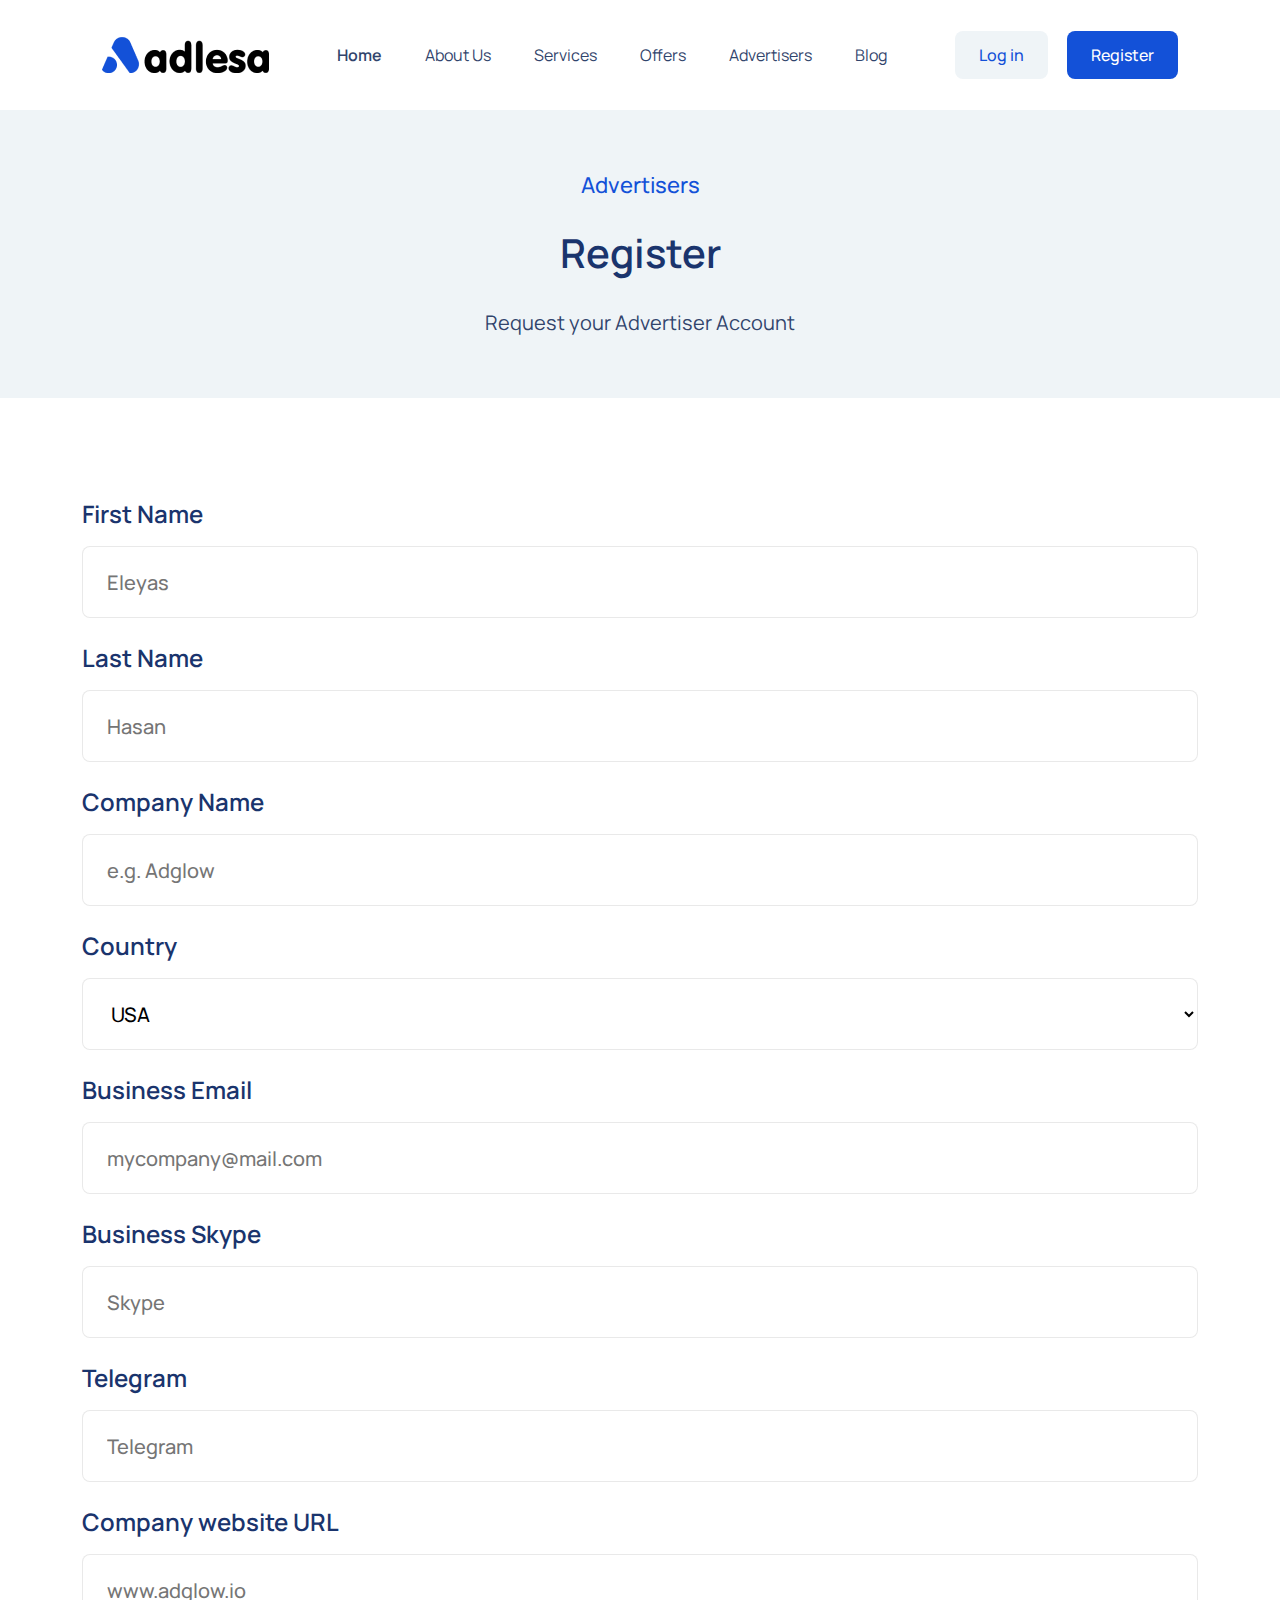
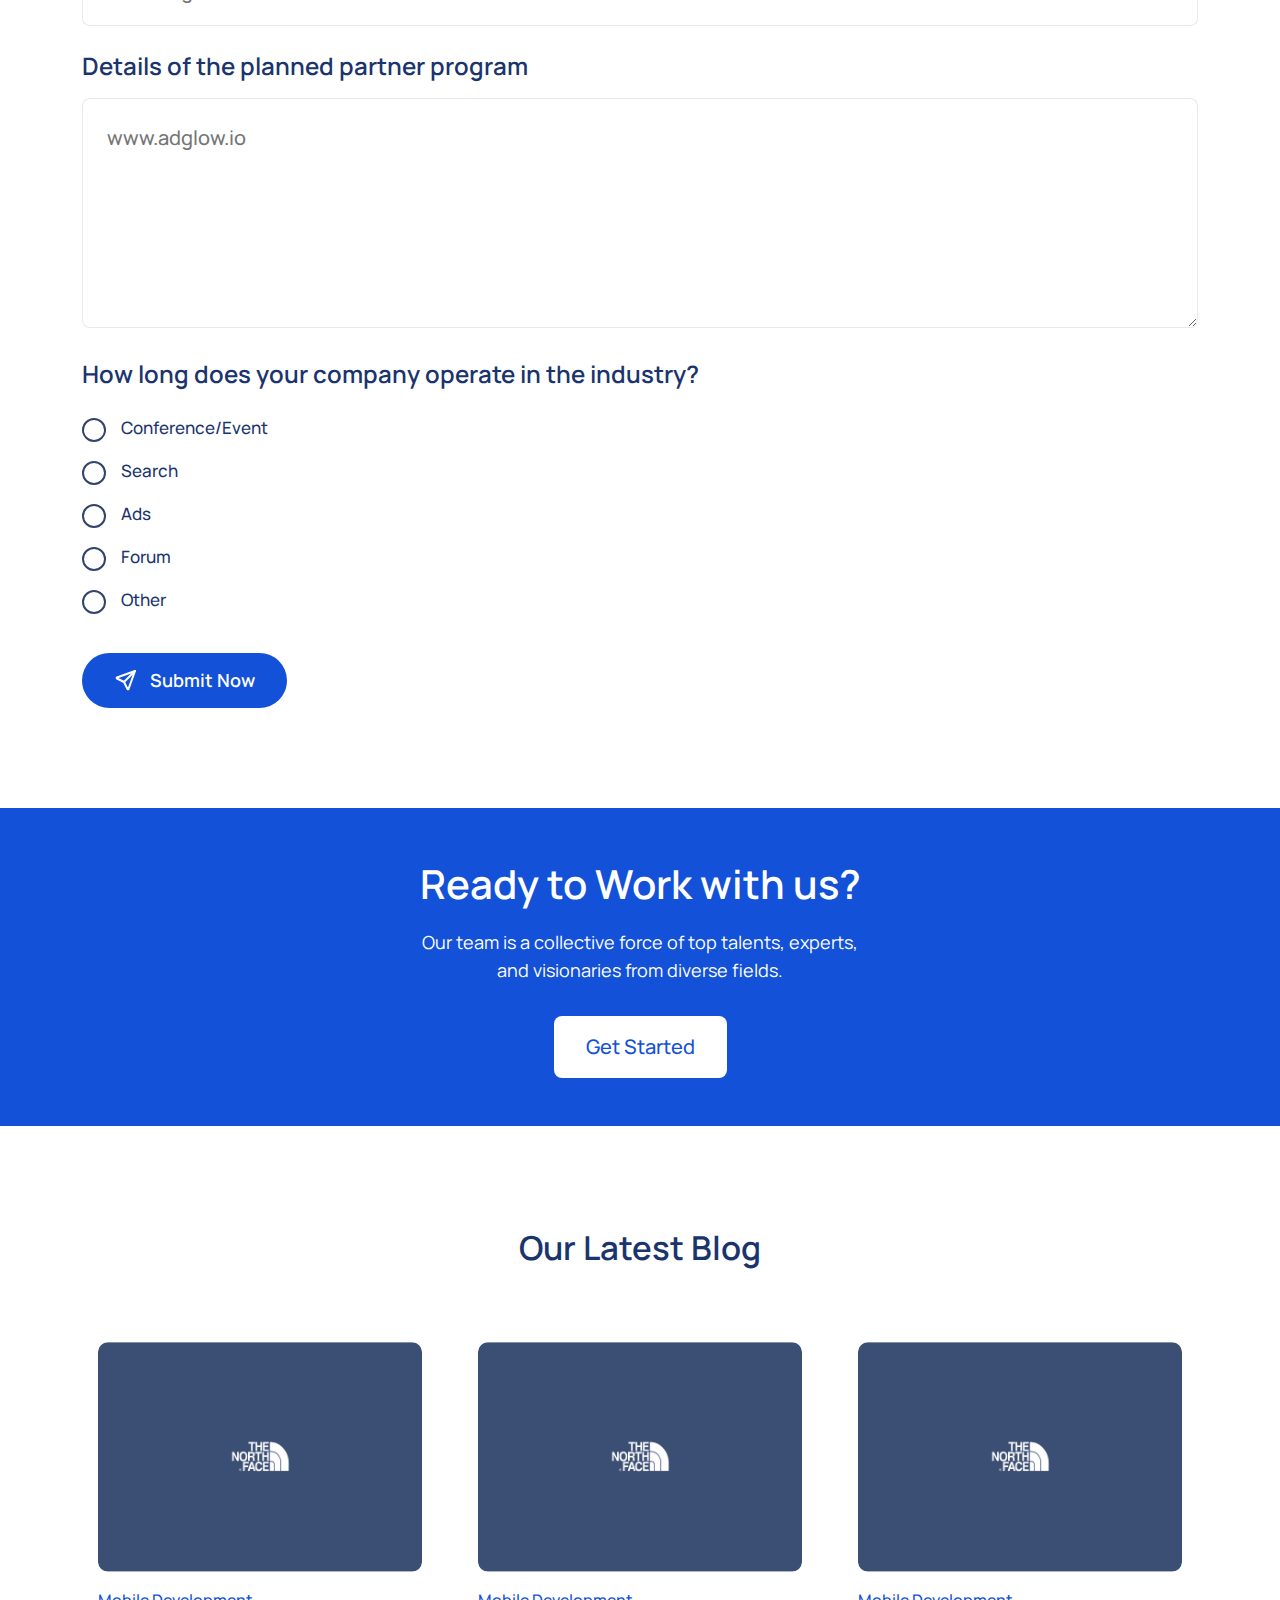
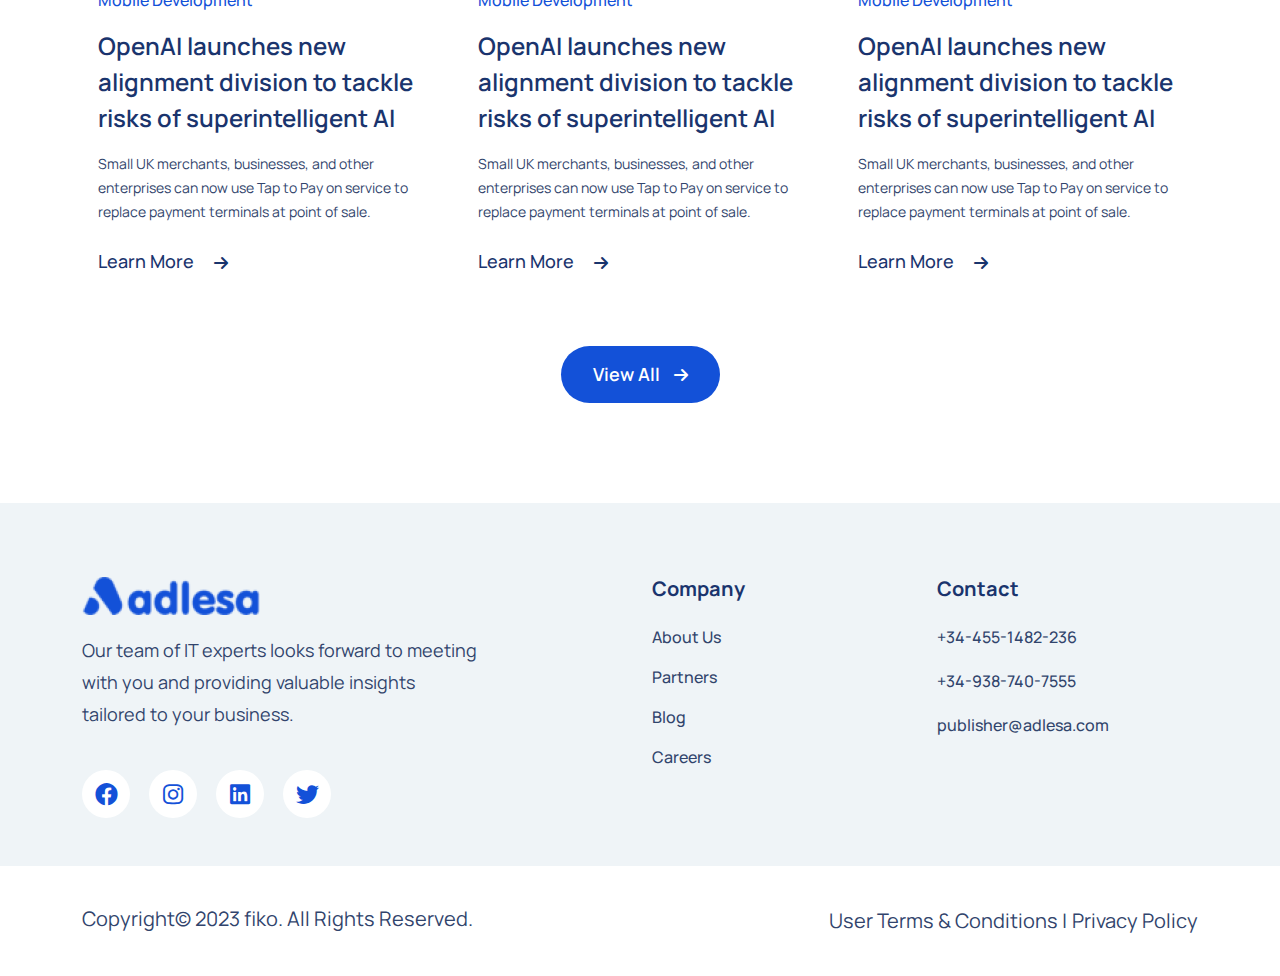
<file: register.html>
<!DOCTYPE html>
<html lang="en">

<head>
  <meta charset="UTF-8">
  <meta http-equiv="X-UA-Compatible" content="IE=edge">
  <meta name="viewport"
    content="width=device-width, initial-scale=1.0, maximum-scale=5.0, minimum-scale=1.0, user-scalable=yes">
  <title>Aadlesa</title>
  <link rel="shortcut icon" href="" type="image/x-icon">
  <!--all css link -->
  <link rel="stylesheet" href="assets/css/bootstrap.min.css">
  <link rel="stylesheet" href="assets/fontawsome/css/all.min.css">
  <link rel="stylesheet" href="assets/fontawsome/css/fontawesome.min.css">
  <link rel="stylesheet" href="assets/css/slick.css">
  <link rel="stylesheet" href="assets/css/style.css">
  <link rel="stylesheet" href="assets/css/responsive.css">
</head>


<body>
  <!-- header area start -->
  <div id="header-fixed-height"></div>
  <!-- header area start -->
  <div id="header-fixed-height"></div>
  <header class="header_area">
    <div class="container">
      <div class="header_main">
        <div class="logo">
          <a href="index.html"><img src="assets/images/logo/logo.png" alt="logo"></a>
        </div>
        <div class="menu_wrapper d-flex justify-content-end align-items-center flex-grow-1">
          <div class="menus mx-auto">
            <ul class="list-unstyled">
              <li class="active"><a href="index.html">Home</a></li>
              <li><a href="about.html">About Us</a></li>
              <li><a href="#">Services</a></li>
              <li><a href="offer.html">Offers</a></li>
              <li><a href="advertisers.html">Advertisers</a></li>
              <li><a href="blog.html">Blog</a></li>
            </ul>
          </div>
          <div class="menu_options">
            <a href="#" class="login_btn">Log in</a>
            <a href="register.html" class="register_btn">Register</a>
          </div>
        </div>
        <div class="menu_control_overlay"></div>
        <div class="mobile_menu_control d-block d-xl-none">
          <button class="mobile_menu_control_bar"><i class="fa-solid fa-bars"></i></button>
        </div>
      </div>
    </div>
  </header>
  <!-- header area end -->


  <!-- main area start -->
  <main>
    <!-- breadcrumb area start -->
    <section class="bread_crumb_area">
      <div class="container">
        <div class="row">
          <div class="col-lg-8 mx-auto">
            <div class="text text-center">
              <h3 class="subtitle">Advertisers</h3>
              <h1 class="title">Register</h1>
              <p>Request your Advertiser Account</p>
            </div>
          </div>
        </div>
      </div>
    </section>
    <!-- breadcrumb area end -->

    <!-- register area start -->
    <section class="register_area">
      <div class="container">
        <div class="register_form">
          <form action="#">
            <div class="row g-4">
              <div class="col-lg-12">
                <div class="input_groups">
                  <label>First Name</label>
                  <input type="text" placeholder="Eleyas">
                </div>
              </div>
              <div class="col-lg-12">
                <div class="input_groups">
                  <label>Last Name</label>
                  <input type="text" placeholder="Hasan">
                </div>
              </div>
              <div class="col-lg-12">
                <div class="input_groups">
                  <label>Company Name</label>
                  <input type="text" placeholder="e.g. Adglow">
                </div>
              </div>
              <div class="col-lg-12">
                <div class="input_groups">
                  <label>Country</label>
                  <select>
                    <option value="">USA</option>
                    <option value="">Japan</option>
                    <option value="">China</option>
                  </select>
                </div>
              </div>
              <div class="col-lg-12">
                <div class="input_groups">
                  <label>Business Email</label>
                  <input type="email" placeholder="mycompany@mail.com">
                </div>
              </div>
              <div class="col-lg-12">
                <div class="input_groups">
                  <label>Business Skype</label>
                  <input type="text" placeholder="Skype">
                </div>
              </div>
              <div class="col-lg-12">
                <div class="input_groups">
                  <label>Telegram</label>
                  <input type="text" placeholder="Telegram">
                </div>
              </div>
              <div class="col-lg-12">
                <div class="input_groups">
                  <label>Company website URL</label>
                  <input type="text" placeholder="www.adglow.io">
                </div>
              </div>
              <div class="col-lg-12">
                <div class="input_groups">
                  <label>Details of the planned partner program</label>
                  <textarea rows="6" placeholder="www.adglow.io"></textarea>
                </div>
              </div>
              <div class="col-lg-12">
                <div class="check_box">
                  <h4 class="title">How long does your company operate in the industry?</h4>

                  <div class="form-check">
                    <input class="form-check-input" type="radio" name="flexRadioDefault" id="flexRadioDefault2">
                    <label class="form-check-label" for="flexRadioDefault2">
                      Conference/Event
                    </label>
                  </div>

                  <div class="form-check">
                    <input class="form-check-input" type="radio" name="flexRadioDefault" id="flexRadioDefault3">
                    <label class="form-check-label" for="flexRadioDefault3">
                      Search
                    </label>
                  </div>

                  <div class="form-check">
                    <input class="form-check-input" type="radio" name="flexRadioDefault" id="flexRadioDefault4">
                    <label class="form-check-label" for="flexRadioDefault4">
                      Ads
                    </label>
                  </div>

                  <div class="form-check">
                    <input class="form-check-input" type="radio" name="flexRadioDefault" id="flexRadioDefault5">
                    <label class="form-check-label" for="flexRadioDefault5">
                      Forum
                    </label>
                  </div>

                  <div class="form-check">
                    <input class="form-check-input" type="radio" name="flexRadioDefault" id="flexRadioDefault6">
                    <label class="form-check-label" for="flexRadioDefault6">
                      Other
                    </label>
                  </div>

                </div>
              </div>
              <div class="col-lg-12">
                <button type="submit" class="submit"><svg xmlns="http://www.w3.org/2000/svg" width="24" height="24"
                    viewBox="0 0 24 24" fill="none" stroke="currentColor" stroke-width="2" stroke-linecap="round"
                    stroke-linejoin="round" class="icon icon-tabler icons-tabler-outline icon-tabler-send">
                    <path stroke="none" d="M0 0h24v24H0z" fill="none" />
                    <path d="M10 14l11 -11" />
                    <path d="M21 3l-6.5 18a.55 .55 0 0 1 -1 0l-3.5 -7l-7 -3.5a.55 .55 0 0 1 0 -1l18 -6.5" /></svg>
                  Submit Now</button>
              </div>
            </div>
          </form>
        </div>
      </div>
    </section>
    <!-- register area end -->

    <!-- call to action area start -->
    <section class="call_to_action_area">
      <div class="call_to_action_main">
        <div class="container">
          <div class="row">
            <div class="col-lg-5 mx-auto">
              <div class="text text-center">
                <h3 class="title">Ready to Work with us?</h3>
                <p>Our team is a collective force of top talents, experts, and
                  visionaries from diverse fields.</p>
                <a href="#" class="get_started_btn">Get Started</a>
              </div>
            </div>
          </div>
        </div>
      </div>
    </section>
    <!-- call to action area end -->


    <!-- our latest blog area start -->
    <section class="our_latest_blog_area">
      <div class="container">
        <div class="row">
          <div class="col-lg-8 mx-auto">
            <div class="section_header text-center">
              <h2 class="title">Our Latest Blog</h2>
            </div>
          </div>
        </div>
        <div class="blog_main">
          <div class="row g-4">
            <div class="col-lg-4 col-md-6">
              <div class="our_blog_item">
                <div class="image">
                  <a href="#" class="d-block w-100">
                    <img src="assets/images/img/blog-image.png" alt="blog-image" class="img-fluid w-100">
                  </a>
                </div>
                <div class="text">
                  <span class="cate">Mobile Development</span>
                  <a href="#" class="title">OpenAI launches new alignment division to tackle
                    risks of superintelligent AI</a>
                  <p>Small UK merchants, businesses, and other enterprises can now use Tap to Pay on service to replace
                    payment terminals at point of sale.</p>
                  <a href="#" class="learn_more">Learn More <i class="fa-solid fa-arrow-right"></i></a>
                </div>
              </div>
            </div>
            <div class="col-lg-4 col-md-6">
              <div class="our_blog_item">
                <div class="image">
                  <a href="#" class="d-block w-100">
                    <img src="assets/images/img/blog-image.png" alt="blog-image" class="img-fluid w-100">
                  </a>
                </div>
                <div class="text">
                  <span class="cate">Mobile Development</span>
                  <a href="#" class="title">OpenAI launches new alignment division to tackle
                    risks of superintelligent AI</a>
                  <p>Small UK merchants, businesses, and other enterprises can now use Tap to Pay on service to replace
                    payment terminals at point of sale.</p>
                  <a href="#" class="learn_more">Learn More <i class="fa-solid fa-arrow-right"></i></a>
                </div>
              </div>
            </div>
            <div class="col-lg-4 col-md-6">
              <div class="our_blog_item">
                <div class="image">
                  <a href="#" class="d-block w-100">
                    <img src="assets/images/img/blog-image.png" alt="blog-image" class="img-fluid w-100">
                  </a>
                </div>
                <div class="text">
                  <span class="cate">Mobile Development</span>
                  <a href="#" class="title">OpenAI launches new alignment division to tackle
                    risks of superintelligent AI</a>
                  <p>Small UK merchants, businesses, and other enterprises can now use Tap to Pay on service to replace
                    payment terminals at point of sale.</p>
                  <a href="#" class="learn_more">Learn More <i class="fa-solid fa-arrow-right"></i></a>
                </div>
              </div>
            </div>
          </div>
          <div class="view_all_blog text-center">
            <a href="blog.html" class="view_all_btn">View All <i class="fa-solid fa-arrow-right"></i></a>
          </div>
        </div>
      </div>
    </section>
    <!-- our latest blog area end -->

  </main>
  <!-- main area end -->
  <!-- scroll top part start -->
  <button class="scroll-to-top">
    <i class="fas fa-angle-up"></i>
  </button>
  <!-- scroll top part end -->
  <!-- footer area start -->
  <footer class="footer_area">
    <div class="footer_top">
      <div class="container">
        <div class="row g-4">
          <div class="col-lg-6 col-md-12">
            <div class="footer_about">
              <a href="index.html"><img src="assets/images/logo/footer-logo.png" alt="footer-logo"></a>
              <p>Our team of IT experts looks forward to meeting with you and providing valuable insights tailored to
                your
                business.</p>
              <div class="footer_social">
                <ul class="list-unstyled">
                  <li><a href="#"><i class="fa-brands fa-facebook"></i></a></li>
                  <li><a href="#"><i class="fa-brands fa-instagram"></i></a></li>
                  <li><a href="#"><i class="fa-brands fa-linkedin"></i></a></li>
                  <li><a href="#"><i class="fa-brands fa-twitter"></i></a></li>
                </ul>
              </div>
            </div>
          </div>
          <div class="col-lg-3 col-md-6">
            <div class="footer_widget">
              <h3 class="footer_title">Company</h3>
              <ul class="list-unstyled footer_link">
                <li><a href="#">About Us</a></li>
                <li><a href="#">Partners</a></li>
                <li><a href="#">Blog</a></li>
                <li><a href="#">Careers</a></li>
              </ul>
            </div>
          </div>
          <div class="col-lg-3 col-md-6">
            <div class="footer_widget">
              <h3 class="footer_title">Contact</h3>
              <ul class="list-unstyled footer_contact">
                <li><a href="tel:+34-455-1482-236">+34-455-1482-236</a></li>
                <li><a href="tel:+34-938-740-7555">+34-938-740-7555</a></li>
                <li><a href="mailto:publisher@adlesa.com">publisher@adlesa.com</a></li>
              </ul>
            </div>
          </div>
        </div>
      </div>
    </div>
    <div class="footer_btm">
      <div class="container">
        <div class="row">
          <div class="col-lg-6">
            <div class="left">
              <p>Copyright© 2023 fiko. All Rights Reserved.</p>
            </div>
          </div>
          <div class="col-lg-6">
            <div class="right">
              <ul class="list-unstyled">
                <li><a href="#">User Terms & Conditions | </a></li>
                <li><a href="#"> Privacy Policy</a></li>
              </ul>
            </div>
          </div>
        </div>
      </div>
    </div>
  </footer>
  <!-- footer area end -->

  <!-- all js link -->
  <script src="assets/js/jquery-3.6.0.min.js"></script>
  <script src="assets/js/bootstrap.bundle.min.js"></script>
  <script src="assets/js/slick.min.js"></script>
  <script src="assets/js/script.js"></script>
</body>

</html>
</file>
<file: assets/css/style.css>
@import url("https://fonts.googleapis.com/css2?family=Manrope:wght@200..800&display=swap");
* {
  margin: 0;
  padding: 0;
  -webkit-box-sizing: border-box;
          box-sizing: border-box;
  outline: none;
}

h1,
h2,
h3,
h4,
h5,
h6,
p {
  margin: 0;
  padding: 0;
}

p {
  color: #31446C;
  line-height: 26px;
}

span {
  display: inline-block;
}

a {
  display: inline-block;
  text-decoration: none;
}

a,
button {
  -webkit-transition: all 0.2s ease-in-out;
  transition: all 0.2s ease-in-out;
}

a:hover,
a:focus {
  text-decoration: none;
}

ul,
ol {
  margin: 0;
  padding: 0;
}

body {
  overflow-x: hidden;
  font-size: 16px;
  font-weight: 400;
  color: #1A346D;
  position: relative;
  font-family: "Manrope", sans-serif;
}

.mt-30 {
  margin-top: 30px;
}

.mb-30 {
  margin-bottom: 30px;
}

.mt-40 {
  margin-top: 40px;
}

.mb-40 {
  margin-bottom: 40px;
}

::-moz-selection {
  background-color: #1351D8;
  color: #ffffff;
}

::selection {
  background-color: #1351D8;
  color: #ffffff;
}

.section_header {
  padding-bottom: 56px;
}
.section_header .subtitle {
  font-size: 18px;
  font-weight: 400;
  line-height: 28px;
  color: #1351D8;
  margin-bottom: 16px;
  text-transform: uppercase;
  letter-spacing: 2px;
}
.section_header .title {
  font-size: 42px;
  font-weight: 600;
  line-height: 56px;
  color: #1A346D;
}

.line-limit-1 {
  overflow: hidden;
  display: -webkit-box;
  -webkit-line-clamp: 1 !important;
  -webkit-box-orient: vertical;
}

.line-limit-2 {
  overflow: hidden;
  display: -webkit-box;
  -webkit-line-clamp: 2 !important;
  -webkit-box-orient: vertical;
}

.line-limit-3 {
  overflow: hidden;
  display: -webkit-box;
  -webkit-line-clamp: 3 !important;
  -webkit-box-orient: vertical;
}

.line-limit-4 {
  overflow: hidden;
  display: -webkit-box;
  -webkit-line-clamp: 4 !important;
  -webkit-box-orient: vertical;
}

.line-limit-6 {
  overflow: hidden;
  display: -webkit-box;
  -webkit-line-clamp: 6 !important;
  -webkit-box-orient: vertical;
}

.line-limit-7 {
  overflow: hidden;
  display: -webkit-box;
  -webkit-line-clamp: 7 !important;
  -webkit-box-orient: vertical;
}

.line-limit-8 {
  overflow: hidden;
  display: -webkit-box;
  -webkit-line-clamp: 8 !important;
  -webkit-box-orient: vertical;
}

.line-limit-9 {
  overflow: hidden;
  display: -webkit-box;
  -webkit-line-clamp: 9 !important;
  -webkit-box-orient: vertical;
}

.line-limit-10 {
  overflow: hidden;
  display: -webkit-box;
  -webkit-line-clamp: 10 !important;
  -webkit-box-orient: vertical;
}

.header_area {
  padding: 31px 0;
  background-color: #ffffff;
  position: relative;
  z-index: 999;
}
.header_area .header_main {
  padding: 0 20px;
  display: -webkit-box;
  display: -ms-flexbox;
  display: flex;
  -webkit-box-pack: justify;
      -ms-flex-pack: justify;
          justify-content: space-between;
  -webkit-box-align: center;
      -ms-flex-align: center;
          align-items: center;
}
.header_area .header_main .menus ul li {
  display: inline-block;
  margin: 0 20px;
}
.header_area .header_main .menus ul li a {
  color: #31446C;
  font-size: 16px;
  font-weight: 400;
  line-height: 24px;
}
.header_area .header_main .menus ul li a:hover {
  color: #1A346D;
}
.header_area .header_main .menus ul .active a {
  font-weight: 600;
}
.header_area .header_main .menu_options a {
  font-size: 16px;
  font-weight: 500;
  color: #1351D8;
  line-height: 24px;
  background-color: #EFF4F7;
  padding: 12px 24px;
  border-radius: 8px;
}
.header_area .header_main .menu_options a:hover {
  background-color: #1351D8;
  color: #ffffff;
}
.header_area .header_main .menu_options .register_btn {
  margin-left: 16px;
  background-color: #1351D8;
  color: #ffffff;
}

.sticky-menu {
  position: fixed;
  left: 0;
  top: 0;
  width: 100%;
  background-color: #ffffff;
  -webkit-box-shadow: 0 2px 20px rgba(25, 25, 25, 0.1);
          box-shadow: 0 2px 20px rgba(25, 25, 25, 0.1);
  padding: 14px 0;
}

#header-fixed-height.active-height {
  display: block;
  height: 110px;
}

/*=============================
	05. Mobile Menu start
===============================*/
.mobile-menu-area {
  z-index: 999;
  background-color: transparent;
  width: 100%;
  -webkit-transition: all linear 0.2s;
  transition: all linear 0.2s;
  margin-top: 30px;
}

.mobile-menu-area .mobile-topbar {
  width: 100%;
  background-color: transparent;
  padding: 10px 0;
}

.mobile-menu-area .mobile-topbar .bars i {
  width: 40px;
  height: 40px;
  color: #1A346D;
  border-radius: 50%;
  background-color: transparent;
  font-size: 18px;
  text-align: center;
  border-radius: 50px;
  display: -webkit-box;
  display: -ms-flexbox;
  display: flex;
  -webkit-box-pack: center;
      -ms-flex-pack: center;
          justify-content: center;
  -webkit-box-align: center;
      -ms-flex-align: center;
          align-items: center;
  cursor: pointer;
  -webkit-transition: all 0.2s ease-in-out;
  transition: all 0.2s ease-in-out;
}

.mobile-menu-area .mobile-topbar .icon i {
  width: 45px;
  height: 45px;
  background-color: #ffffff;
  border-radius: 50%;
  text-align: center;
  line-height: 45px;
  font-size: 16px;
  cursor: pointer;
  -webkit-transition: all linear 0.2s;
  transition: all linear 0.2s;
  -webkit-box-shadow: 0px 0px 10px 0px rgba(0, 0, 0, 0.1);
          box-shadow: 0px 0px 10px 0px rgba(0, 0, 0, 0.1);
}

.mobile-menu-area .mobile-topbar .icon i:hover {
  background-color: #1351D8;
  color: #ffffff;
  border-color: #1351D8;
}

.mobile-menu-area .mobile-menu-overlay {
  width: 100%;
  height: 100%;
  background-color: rgba(0, 0, 0, 0.6);
  position: fixed;
  top: 0;
  left: 0;
  z-index: 999;
}

.mobile-menu-area .mobile-menu-main {
  width: 320px;
  height: 100%;
  background-color: #ffffff;
  position: fixed;
  top: 0;
  right: -320px;
  z-index: 999;
  overflow-y: scroll;
  -webkit-transition-duration: 0.3s;
          transition-duration: 0.3s;
}

.mobile-menu-area .mobile-menu-main .logo {
  padding: 20px;
}

.mobile-menu-area .menu-body {
  margin-top: 10px;
}

.mobile-menu-area .mobile-menu-main .close-mobile-menu {
  position: absolute;
  top: 23px;
  right: 10px;
}

.mobile-menu-area .mobile-menu-main .close-mobile-menu i {
  width: 40px;
  height: 40px;
  text-align: center;
  line-height: 40px;
  color: #292930;
  font-size: 19px;
  cursor: pointer;
  -webkit-transition: all linear 0.2s;
  transition: all linear 0.2s;
  -webkit-transition: all 0.3s ease-in-out;
  transition: all 0.3s ease-in-out;
}

.mobile-menu-area .mobile-menu-main .menu-body .menu-list {
  padding-top: 10px;
}

.mobile-menu-area .mobile-menu-main .menu-body .menu-list ul li a {
  font-weight: 600;
  color: #1A346D;
  width: 100%;
  padding: 0px 20px;
  line-height: 44px;
  padding-right: 10px;
  -webkit-transition: all linear 0.2s;
  transition: all linear 0.2s;
  display: -webkit-box;
  display: -ms-flexbox;
  display: flex;
  -webkit-box-pack: justify;
      -ms-flex-pack: justify;
          justify-content: space-between;
  -webkit-box-align: center;
      -ms-flex-align: center;
          align-items: center;
}

.mobile-menu-area .mobile-menu-main .menu-body .menu-list ul li a:hover {
  color: #1A346D;
}

.mobile-menu-area .mobile-menu-main .menu-body .menu-list ul li a i {
  width: 32px;
  height: 32px;
  background-color: #ffffff;
  text-align: center;
  line-height: 32px;
  font-size: 12px;
  border-radius: 3px;
  background-color: #EFF4F7;
  -webkit-transition: all linear 0.2s;
  transition: all linear 0.2s;
}

.mobile-menu-area .mobile-menu-main .menu-body .menu-list ul li a:hover i {
  background-color: #1A346D;
  color: #ffffff;
}

.mobile-menu-area .mobile-menu-main .menu-body .menu-list ul li ul {
  padding-left: 0;
  display: none;
}

.mobile-menu-area .mobile-menu-main .menu-body .menu-list ul li ul a {
  padding: 0px 20px;
  padding-left: 40px;
  font-size: 15px;
  font-weight: 500;
  line-height: 34px;
  padding-right: 10px !important;
}

.mobile-menu-area .mobile-menu-main .menu-body .menu-list ul li ul li ul a {
  padding: 0px 20px;
  padding-left: 60px;
}

.mobile-menu-area .mobile-menu-main .menu-body .menu-list ul li ul li:last-child a {
  border-bottom: 0;
}

.mobile-menu-overlay {
  -webkit-transition-duration: 0.3s;
          transition-duration: 0.3s;
  visibility: hidden;
  opacity: 0;
}

.mobile-menu-overlay.active {
  visibility: visible;
  opacity: 1;
}

.mobile-menu-main.active {
  right: 0 !important;
}

.mobile-menu-area .mobile-menu-action-btn {
  padding: 20px;
}

.mobile-menu-area .mobile-menu-action-btn a {
  color: #ffffff;
  background-color: #1351D8;
  padding: 12px 0;
  font-size: 16px;
  font-weight: 700;
  border-radius: 5px;
  width: 100%;
  text-align: center;
}

.mobile-menu-area .mobile-menu-action-btn a:hover {
  background-color: #1A346D;
}

.mobile-menu-area .mobile-menu-action-btn a i {
  font-size: 14px;
  margin-left: 8px;
}

.banner_area {
  background-color: #EFF4F7;
  padding: 56px 0;
}
.banner_area .image {
  width: 476px;
  margin-left: auto;
}
.banner_area .image .image_slider_main {
  display: -webkit-box;
  display: -ms-flexbox;
  display: flex;
  overflow: hidden;
  gap: 10px;
  height: 501px;
}
.banner_area .image .image_slider_main .image_slider_list .image_items {
  -webkit-animation: scrollY 10s linear infinite;
          animation: scrollY 10s linear infinite;
}
.banner_area .image .image_slider_main .image_slider_list .image_items img {
  margin-bottom: 10px;
  width: 100%;
  border-radius: 12px;
}
.banner_area .image .image_slider_main .image_slider_list:nth-child(1) .image_items {
  -webkit-animation-duration: 10s;
          animation-duration: 10s;
}
.banner_area .image .image_slider_main .image_slider_list:nth-child(2) .image_items {
  -webkit-animation-duration: 8s;
          animation-duration: 8s;
}
.banner_area .image .image_slider_main .image_slider_list:nth-child(3) .image_items {
  -webkit-animation-duration: 12s;
          animation-duration: 12s;
}
.banner_area .image .image_slider_main .image_slider_list:nth-child(4) .image_items {
  -webkit-animation-duration: 9s;
          animation-duration: 9s;
}
.banner_area .image .image_slider_main .image_slider_list:nth-child(5) .image_items {
  -webkit-animation-duration: 11s;
          animation-duration: 11s;
}
.banner_area .image .image_slider_main .image_slider_list:nth-child(6) .image_items {
  -webkit-animation-duration: 7s;
          animation-duration: 7s;
}
@-webkit-keyframes scrollY {
  0% {
    -webkit-transform: translateY(0);
            transform: translateY(0);
  }
  100% {
    -webkit-transform: translateY(calc(-100% - 0px));
            transform: translateY(calc(-100% - 0px));
  }
}
@keyframes scrollY {
  0% {
    -webkit-transform: translateY(0);
            transform: translateY(0);
  }
  100% {
    -webkit-transform: translateY(calc(-100% - 0px));
            transform: translateY(calc(-100% - 0px));
  }
}
.banner_area .text .title {
  font-size: 52px;
  font-weight: 700;
  line-height: 64px;
  color: #1A346D;
  margin-bottom: 24px;
}
.banner_area .text p {
  font-size: 19px;
  font-weight: 400;
  line-height: 36px;
  color: #31446C;
}
.banner_area .text .get_started_btn {
  background-color: #1351D8;
  padding: 16px 24px;
  font-size: 18px;
  font-weight: 500;
  line-height: 24px;
  color: #ffffff;
  border-radius: 8px;
  margin-top: 40px;
}
.banner_area .text .get_started_btn:hover {
  background-color: #1A346D;
}

.our_solutions_area {
  padding-top: 100px;
}

.our_solutions_item {
  text-align: center;
  padding: 16px 8px;
  border-radius: 12px;
  border: 1px solid rgba(19, 81, 216, 0.08);
}
.our_solutions_item .icon {
  margin: 0 auto;
  width: 60px;
  height: 60px;
  border-radius: 50%;
  display: -webkit-box;
  display: -ms-flexbox;
  display: flex;
  -webkit-box-pack: center;
      -ms-flex-pack: center;
          justify-content: center;
  -webkit-box-align: center;
      -ms-flex-align: center;
          align-items: center;
  background-color: #1351D8;
  margin-bottom: 24px;
}
.our_solutions_item .text .title {
  font-size: 20px;
  font-weight: 600;
  color: #1A346D;
  margin-bottom: 10px;
  line-height: 32px;
}
.our_solutions_item .text .subtitle {
  font-size: 16px;
  font-weight: 500;
  color: #31446C;
  line-height: 24px;
}

.our_latest_blog_area {
  padding-top: 100px;
}

.our_blog_item {
  padding: 16px;
}
.our_blog_item .image {
  margin-bottom: 16px;
  border-radius: 10px;
}
.our_blog_item .image img {
  border-radius: 10px;
}
.our_blog_item .text .cate {
  font-size: 16px;
  font-weight: 500;
  line-height: 24px;
  color: #1351D8;
  margin-bottom: 16px;
}
.our_blog_item .text .title {
  font-size: 24px;
  font-weight: 600;
  line-height: 36px;
  color: #1A346D;
  margin-bottom: 16px;
}
.our_blog_item .text .title:hover {
  color: #1351D8;
}
.our_blog_item .text p {
  font-size: 14px;
  font-weight: 400;
  line-height: 24px;
  margin-bottom: 24px;
}
.our_blog_item .text .learn_more {
  color: #1A346D;
  font-size: 18px;
  font-weight: 500;
  line-height: 26px;
}
.our_blog_item .text .learn_more:hover {
  color: #1351D8;
}
.our_blog_item .text .learn_more i {
  margin-left: 16px;
  font-size: 16px;
  position: relative;
  top: 1px;
}

.view_all_blog {
  margin-top: 56px;
}
.view_all_blog .view_all_btn {
  background-color: #1351D8;
  color: #ffffff;
  font-size: 18px;
  font-weight: 600;
  border-radius: 43px;
  padding: 15px 32px;
  border: 0;
}
.view_all_blog .view_all_btn:hover {
  background-color: #1A346D;
}
.view_all_blog .view_all_btn i {
  margin-left: 10px;
  font-size: 16px;
}

.testimonial_area {
  padding-top: 100px;
}
.testimonial_area .testimonial_main {
  background-color: #F8F8F8;
  padding: 100px 0;
}

.testimonial_slider .slick-dots {
  list-style: none;
  text-align: center;
  margin-top: 46px;
}
.testimonial_slider .slick-dots li {
  margin: 0 4px;
  display: inline-block;
}
.testimonial_slider .slick-dots li button {
  font-size: 0;
  width: 17px;
  height: 10px;
  background-color: #E1E1E1;
  border-radius: 16px;
  border: 0;
  -webkit-transition: all 0.2s ease-in-out;
  transition: all 0.2s ease-in-out;
}
.testimonial_slider .slick-dots .slick-active button {
  background-color: #1351D8;
  width: 27px;
}

.testimonial_item {
  margin: 0 17px;
  background-color: #ffffff;
  border-radius: 544px;
  padding: 24px 33px 24px 24px;
  display: -webkit-box;
  display: -ms-flexbox;
  display: flex;
  gap: 32px;
  -webkit-box-align: center;
      -ms-flex-align: center;
          align-items: center;
}
.testimonial_item .image {
  -webkit-box-flex: 0;
      -ms-flex: 0 0 auto;
          flex: 0 0 auto;
  width: 148px;
  height: 148px;
  border-radius: 50%;
  overflow: hidden;
}
.testimonial_item .image img {
  height: 100%;
  -o-object-fit: cover;
     object-fit: cover;
  -o-object-position: center;
     object-position: center;
  border-radius: 50%;
}
.testimonial_item .text .icon {
  margin-bottom: 12px;
}
.testimonial_item .text p {
  font-size: 16px;
  font-weight: 400;
  line-height: 24px;
  margin-bottom: 24px;
}
.testimonial_item .text .name {
  font-size: 16px;
  font-weight: 500;
  margin-bottom: 4px;
  color: #1A346D;
}
.testimonial_item .text .designation {
  font-size: 12px;
  font-weight: 500;
  color: #31446C;
}

.features_area {
  padding-top: 100px;
}
.features_area .top_info .heading {
  display: -webkit-box;
  display: -ms-flexbox;
  display: flex;
  gap: 24px;
  margin-bottom: 24px;
}
.features_area .top_info .heading .section_header {
  max-width: 438px;
  -webkit-box-flex: 0;
      -ms-flex: 0 0 auto;
          flex: 0 0 auto;
  padding-bottom: 0;
}
.features_area .top_info .featuers_short_info .short_info_item {
  display: -webkit-box;
  display: -ms-flexbox;
  display: flex;
  gap: 14px;
  -webkit-box-align: center;
      -ms-flex-align: center;
          align-items: center;
  padding: 24px;
  -webkit-box-shadow: 0 8px 24px rgba(0, 0, 0, 0.02);
          box-shadow: 0 8px 24px rgba(0, 0, 0, 0.02);
  background-color: #ffffff;
  border-radius: 8px;
}
.features_area .top_info .featuers_short_info .short_info_item .title {
  font-size: 24px;
  font-weight: 500;
  color: #1A346D;
  line-height: 32px;
}
.features_area .featuers_main_info {
  margin-top: 24px;
}

.featuers_main_item {
  background-color: #ffffff;
  padding: 32px 24px;
  border-radius: 12px;
  -webkit-box-shadow: 0 8px 42px rgba(0, 0, 0, 0.03);
          box-shadow: 0 8px 42px rgba(0, 0, 0, 0.03);
  height: 100%;
}
.featuers_main_item .number {
  width: 72px;
  height: 72px;
  background-color: #1351D8;
  border-radius: 50%;
  display: -webkit-box;
  display: -ms-flexbox;
  display: flex;
  -webkit-box-pack: center;
      -ms-flex-pack: center;
          justify-content: center;
  -webkit-box-align: center;
      -ms-flex-align: center;
          align-items: center;
  margin-bottom: 24px;
}
.featuers_main_item .number span {
  font-size: 40px;
  font-weight: 600;
  color: #ffffff;
  line-height: 48px;
}
.featuers_main_item .text .title {
  font-size: 24px;
  font-weight: 600;
  line-height: 32px;
  color: #1A346D;
  margin-bottom: 16px;
}
.featuers_main_item .text p {
  font-size: 16px;
  font-weight: 400;
  line-height: 28px;
}

.services_area {
  padding-top: 100px;
}
.services_area .section_header p {
  margin-top: 24px;
}

.services_main {
  display: -ms-grid;
  display: grid;
  grid-template-columns: repeat(auto-fit, minmax(20%, 1fr));
}

.services_item {
  margin: 0 -80px;
  width: 279px;
  height: 245px;
  margin: 0 auto;
  padding-top: 28px;
  background-position: center center !important;
  background-repeat: no-repeat !important;
  background-size: cover !important;
}
.services_item:nth-child(odd) {
  margin-top: 124px;
}
.services_item:nth-child(1) {
  background-image: url(../images/service/service-bg-1.png);
}
.services_item:nth-child(2) {
  background-image: url(../images/service/service-bg-2.png);
}
.services_item:nth-child(3) {
  background-image: url(../images/service/service-bg-3.png);
}
.services_item:nth-child(3) .text {
  max-width: 210px;
}
.services_item:nth-child(4) {
  background-image: url(../images/service/service-bg-4.png);
}
.services_item:nth-child(5) {
  background-image: url(../images/service/service-bg-5.png);
}
.services_item .icon {
  margin-bottom: 20px;
}
.services_item .text {
  max-width: 220px;
  margin: 0 auto;
}
.services_item .text .title {
  font-size: 20px;
  font-weight: 600;
  line-height: 28px;
  margin-bottom: 12px;
}
.services_item .text p {
  color: #31446C;
  font-size: 14px;
  font-weight: 400;
  line-height: 20px;
}

.footer_area .footer_top {
  background-color: #EFF4F7;
  padding: 74px 0 48px 0;
  margin-top: 100px;
}
.footer_area .footer_about {
  max-width: 400px;
}
.footer_area .footer_about p {
  margin: 19px 0 40px 0;
  font-size: 18px;
  font-weight: 400;
  line-height: 32px;
}
.footer_area .footer_about .footer_social ul li {
  display: inline-block;
  margin-right: 16px;
}
.footer_area .footer_about .footer_social ul li a {
  font-size: 23px;
  width: 48px;
  height: 48px;
  background-color: #ffffff;
  border-radius: 50%;
  text-align: center;
  line-height: 48px;
  color: #1351D8;
}
.footer_area .footer_about .footer_social ul li a:hover {
  background-color: #1351D8;
  color: #ffffff;
}
.footer_area .footer_widget .footer_title {
  font-size: 20px;
  font-weight: 700;
  color: #1A346D;
  margin-bottom: 24px;
}
.footer_area .footer_widget .footer_link li {
  margin-bottom: 16px;
}
.footer_area .footer_widget .footer_link li a {
  font-size: 16px;
  font-weight: 500;
  color: #31446C;
}
.footer_area .footer_widget .footer_link li a:hover {
  color: #1A346D;
}
.footer_area .footer_widget .footer_contact li {
  margin-bottom: 20px;
}
.footer_area .footer_widget .footer_contact li a {
  font-size: 16px;
  font-weight: 500;
  color: #31446C;
}
.footer_area .footer_widget .footer_contact li a:hover {
  color: #1A346D;
}
.footer_area .footer_btm {
  background-color: #ffffff;
  padding: 40px 0;
}
.footer_area .footer_btm .left p {
  font-size: 20px;
  font-weight: 400;
}
.footer_area .footer_btm .right ul {
  display: -webkit-box;
  display: -ms-flexbox;
  display: flex;
  -webkit-box-align: center;
      -ms-flex-align: center;
          align-items: center;
  -ms-flex-wrap: wrap;
      flex-wrap: wrap;
  -webkit-box-pack: end;
      -ms-flex-pack: end;
          justify-content: flex-end;
}
.footer_area .footer_btm .right ul li {
  padding-left: 5px;
}
.footer_area .footer_btm .right ul li a {
  font-size: 20px;
  font-weight: 400;
  color: #31446C;
}
.footer_area .footer_btm .right ul li a:hover {
  color: #1A346D;
}

/* scroll top part start */
.scroll-to-top {
  display: inline-block;
  background-color: #1351D8;
  width: 40px;
  height: 40px;
  line-height: 40px;
  color: #ffffff;
  text-align: center;
  border-radius: 5px;
  border: 0;
  position: fixed;
  bottom: -60px;
  right: 30px;
  -webkit-transition: background-color 0.3s, opacity 0.5s, visibility 0.5s;
  transition: background-color 0.3s, opacity 0.5s, visibility 0.5s;
  opacity: 0;
  visibility: hidden;
  font-size: 18px;
  z-index: 99;
  cursor: pointer;
  -webkit-transition: all 0.2s ease-in-out;
  transition: all 0.2s ease-in-out;
}

.scroll-to-top::after {
  position: absolute;
  z-index: -1;
  content: "";
  top: 100%;
  left: 5%;
  height: 10px;
  width: 90%;
  opacity: 1;
  background: radial-gradient(ellipse at center, rgba(0, 0, 0, 0.25) 0%, rgba(0, 0, 0, 0) 80%);
}

.scroll-to-top.show {
  opacity: 1;
  visibility: visible;
  bottom: 30px;
}

.bread_crumb_area {
  background-color: #EFF4F7;
  padding: 57px 0;
}
.bread_crumb_area .text .subtitle {
  font-size: 22px;
  font-weight: 500;
  line-height: 36px;
  color: #1351D8;
  margin-bottom: 22px;
}
.bread_crumb_area .text .title {
  font-size: 42px;
  font-weight: 600;
  line-height: 56px;
  color: #1A346D;
  margin-bottom: 24px;
}
.bread_crumb_area .text p {
  font-size: 20px;
  font-weight: 400;
  line-height: 36px;
}

.counter_area {
  padding-top: 100px;
}

.counter_item {
  padding: 32px 19px;
  border-radius: 12px;
  -webkit-box-shadow: 0 4px 24px rgba(0, 0, 0, 0.03);
          box-shadow: 0 4px 24px rgba(0, 0, 0, 0.03);
  border: 1px solid rgba(19, 81, 216, 0.08);
  text-align: center;
}
.counter_item .number {
  font-size: 48px;
  font-weight: 700;
  line-height: 60px;
  color: #1351D8;
  margin-bottom: 24px;
}
.counter_item .title {
  font-size: 22px;
  font-weight: 600;
  line-height: 32px;
  color: #1A346D;
  margin-bottom: 12px;
}
.counter_item p {
  font-size: 16px;
  font-weight: 400;
  line-height: 24px;
  color: #1A346D;
}

.about_company_area {
  padding-top: 100px;
}
.about_company_area .about_main {
  background-color: #F8F8F8;
  padding: 100px 0 100px 0;
}
.about_company_area .image {
  border-radius: 10px;
  position: relative;
  padding-right: 28px;
}
.about_company_area .image img {
  border-radius: 10px;
}
.about_company_area .image .child_image {
  max-width: 335px;
  position: absolute;
  bottom: -43px;
  right: 0;
}
.about_company_area .text {
  padding-left: 12px;
}
.about_company_area .text .section_header {
  padding-bottom: 0;
  margin-bottom: 24px;
}
.about_company_area .text .details .subtitle {
  font-size: 20px;
  font-weight: 500;
  line-height: 28px;
  color: #31446C;
  margin-bottom: 12px;
}
.about_company_area .text .details p {
  font-size: 16px;
  font-weight: 400;
  line-height: 28px;
  margin-bottom: 32px;
}
.about_company_area .text .details .list_info {
  display: -webkit-box;
  display: -ms-flexbox;
  display: flex;
  -webkit-box-align: center;
      -ms-flex-align: center;
          align-items: center;
  gap: 24px;
  -ms-flex-wrap: wrap;
      flex-wrap: wrap;
}
.about_company_area .text .details .list_info li {
  display: -webkit-box;
  display: -ms-flexbox;
  display: flex;
  gap: 12px;
  -webkit-box-align: center;
      -ms-flex-align: center;
          align-items: center;
}
.about_company_area .text .details .list_info li .info_title {
  font-size: 18px;
  font-weight: 500;
  color: #31446C;
  line-height: 24px;
}
.about_company_area .text .details .join_btn {
  font-size: 16px;
  font-weight: 500;
  background-color: #1351D8;
  color: #ffffff;
  border-radius: 8px;
  padding: 12px 24px;
  line-height: 24px;
  margin-top: 32px;
}
.about_company_area .text .details .join_btn:hover {
  background-color: #1A346D;
}

.our_team_area {
  padding-top: 100px;
}

.our_team_item {
  border: 1px solid rgba(19, 81, 216, 0.11);
  border-radius: 12px;
  background-color: #ffffff;
  padding: 32px 44px;
  -webkit-box-shadow: 0 2px 48px rgba(0, 0, 0, 0.06);
          box-shadow: 0 2px 48px rgba(0, 0, 0, 0.06);
}
.our_team_item .image {
  border: 8px solid #EFF4F7;
  border-radius: 50%;
  width: 152px;
  height: 152px;
  margin: 0 auto;
  overflow: hidden;
  margin-bottom: 16px;
}
.our_team_item .image img {
  height: 100%;
  -o-object-fit: cover;
     object-fit: cover;
  -o-object-position: center;
     object-position: center;
}
.our_team_item .text .name {
  color: #1A346D;
  font-size: 24px;
  font-weight: 600;
  margin-bottom: 8px;
  line-height: 33px;
}
.our_team_item .text .designation {
  font-size: 18px;
  font-weight: 400;
  color: #31446C;
  line-height: 24px;
}
.our_team_item .text .social {
  margin-top: 16px;
}
.our_team_item .text .social ul li {
  margin: 0 8px;
  display: inline-block;
}
.our_team_item .text .social ul li a {
  color: #1351D8;
  font-size: 28px;
}

.call_to_action_area {
  padding-top: 100px;
}
.call_to_action_area .call_to_action_main {
  background-color: #1351D8;
  padding: 48px 0;
}
.call_to_action_area .call_to_action_main .text .title {
  color: #ffffff;
  font-size: 40px;
  font-weight: 600;
  line-height: 56px;
  margin-bottom: 16px;
}
.call_to_action_area .call_to_action_main .text p {
  font-size: 18px;
  font-weight: 400;
  line-height: 28px;
  color: #ffffff;
}
.call_to_action_area .call_to_action_main .text .get_started_btn {
  font-size: 20px;
  font-weight: 500;
  color: #1351D8;
  padding: 16px 32px;
  border-radius: 8px;
  background-color: #ffffff;
  margin-top: 32px;
}

.contact_area {
  padding-top: 100px;
}
.contact_area .contact_info .title {
  font-size: 32px;
  font-weight: 600;
  line-height: 40px;
  margin-bottom: 16px;
  color: #1A346D;
}
.contact_area .contact_info .des {
  font-size: 16px;
  font-weight: 400;
  color: #4F5B78;
  margin-bottom: 32px;
}
.contact_area .contact_info .contact_info_main ul li + li {
  margin-top: 40px;
}
.contact_area .contact_info .contact_info_main ul li {
  display: -webkit-box;
  display: -ms-flexbox;
  display: flex;
  -webkit-box-align: center;
      -ms-flex-align: center;
          align-items: center;
  gap: 16px;
}
.contact_area .contact_info .contact_info_main ul li .icon {
  -webkit-box-flex: 0;
      -ms-flex: 0 0 auto;
          flex: 0 0 auto;
}
.contact_area .contact_info .contact_info_main ul li .info .title {
  color: #1A346D;
  font-size: 18px;
  font-weight: 500;
  line-height: 20px;
  margin-bottom: 8px;
}
.contact_area .contact_info .contact_info_main ul li .info p {
  color: #4F5B78;
  font-size: 14px;
  font-weight: 400;
  line-height: 20px;
}
.contact_area .contact_info .contact_info_main .maps {
  border-radius: 8px;
  overflow: hidden;
  width: 385px;
  height: 275px;
  margin-top: 48px;
}
.contact_area .contact_info .contact_info_main .maps iframe {
  width: 100%;
  height: 100%;
}
.contact_area .contact_form {
  background-color: #F8F8F8;
  padding: 24px 40px;
  border-radius: 16px;
}
.contact_area .contact_form .title {
  font-size: 32px;
  font-weight: 600;
  line-height: 40px;
  margin-bottom: 24px;
  color: #1A346D;
}
.contact_area .contact_form .input_groups label {
  font-size: 16px;
  font-weight: 500;
  color: #1A346D;
  line-height: 24px;
  margin-bottom: 8px;
}
.contact_area .contact_form .input_groups input {
  width: 100%;
  height: 56px;
  background-color: #ffffff;
  padding: 0 16px;
  border: 1px solid rgba(146, 146, 146, 0.2);
  border-radius: 8px;
}
.contact_area .contact_form .input_groups textarea {
  width: 100%;
  background-color: #ffffff;
  padding: 16px;
  border: 1px solid rgba(146, 146, 146, 0.2);
  border-radius: 8px;
}
.contact_area .contact_form .submit {
  background-color: #1351D8;
  color: #ffffff;
  font-size: 18px;
  font-weight: 600;
  border-radius: 43px;
  padding: 14px 32px;
  border: 0;
  margin-top: 21px;
}
.contact_area .contact_form .submit:hover {
  background-color: #1A346D;
}
.contact_area .contact_form .submit svg {
  stroke: #ffffff;
  margin-right: 8px;
  position: relative;
  top: -2px;
}

.faq_area {
  padding-top: 100px;
  margin-top: -24px;
}
.faq_area .accordion-button {
  font-size: 24px;
  font-weight: 500;
  line-height: 32px;
  color: #1A346D;
  background-color: #ffffff;
  -webkit-box-shadow: none;
          box-shadow: none;
  padding: 0;
}
.faq_area .accordion-button:focus {
  -webkit-box-shadow: none;
          box-shadow: none;
}
.faq_area .accordion-item {
  margin-top: 24px;
  border-radius: 8px;
  border: 1px solid rgba(175, 175, 175, 0.2);
  overflow: hidden;
  padding: 24px;
}
.faq_area .accordion-body {
  padding: 0;
  margin-top: 14px;
}
.faq_area .accordion-body p {
  font-size: 18px;
  font-weight: 400;
  line-height: 32px;
}
.faq_area .accordion-button:not(.collapsed)::after {
  background-image: url(../images/icon/minus.svg);
}
.faq_area .accordion-button::after {
  -webkit-transition: none;
  transition: none;
  background-image: url(../images/icon/plus.svg);
}

.register_area {
  padding-top: 100px;
}
.register_area .register_form .input_groups label {
  font-size: 24px;
  font-weight: 600;
  color: #1A346D;
  line-height: 32px;
  margin-bottom: 16px;
}
.register_area .register_form .input_groups input {
  width: 100%;
  height: 72px;
  background-color: #ffffff;
  padding: 0 24px;
  border: 1px solid rgba(146, 146, 146, 0.2);
  border-radius: 8px;
  font-size: 20px;
  font-weight: 500;
}
.register_area .register_form .input_groups select {
  width: 100%;
  height: 72px;
  background-color: #ffffff;
  padding: 0 24px;
  border: 1px solid rgba(146, 146, 146, 0.2);
  border-radius: 8px;
  font-size: 20px;
  font-weight: 500;
}
.register_area .register_form .input_groups textarea {
  width: 100%;
  background-color: #ffffff;
  padding: 24px;
  border: 1px solid rgba(146, 146, 146, 0.2);
  border-radius: 8px;
  font-size: 20px;
  font-weight: 500;
}
.register_area .register_form .check_box .title {
  font-size: 24px;
  font-weight: 600;
  color: #1A346D;
  line-height: 32px;
  margin-bottom: 24px;
}
.register_area .register_form .check_box .form-check {
  margin-bottom: 16px;
}
.register_area .register_form .check_box .form-check input {
  cursor: pointer;
  width: 24px !important;
  height: 24px !important;
  border-radius: 50%;
  border: 2px solid #31446C;
  -webkit-box-flex: 0;
      -ms-flex: 0 0 auto;
          flex: 0 0 auto;
  -webkit-box-shadow: none;
          box-shadow: none;
}
.register_area .register_form .check_box .form-check input:focus {
  background-color: #31446C !important;
  border-color: #31446C !important;
}
.register_area .register_form .check_box .form-check label {
  cursor: pointer;
  font-size: 17px;
  font-weight: 500;
  line-height: 27px;
  margin-left: 15px;
}
.register_area .register_form .submit {
  background-color: #1351D8;
  color: #ffffff;
  font-size: 18px;
  font-weight: 600;
  border-radius: 43px;
  padding: 14px 32px;
  border: 0;
  margin-top: 0px;
}
.register_area .register_form .submit:hover {
  background-color: #1A346D;
}
.register_area .register_form .submit svg {
  stroke: #ffffff;
  margin-right: 8px;
  position: relative;
  top: -2px;
}

.publisher_area {
  padding-top: 70px;
}
.publisher_area .top_title {
  padding-bottom: 70px;
}
.publisher_area .top_title .title {
  font-size: 70px;
  font-weight: 500;
  color: #1351D8;
  -webkit-text-fill-color: white;
  /* Will override color (regardless of order) */
  -webkit-text-stroke-width: 2px;
  -webkit-text-stroke-color: #1351D8;
  text-transform: uppercase;
}
.publisher_area .industries_work .main_title {
  font-size: 48px;
  font-weight: 600;
  line-height: 56px;
  color: #1A346D;
  margin-bottom: 56px;
  text-align: center;
}
.publisher_area .industries_work .nav {
  display: -webkit-box;
  display: -ms-flexbox;
  display: flex;
  gap: 31px;
  -webkit-box-pack: center;
      -ms-flex-pack: center;
          justify-content: center;
  margin-bottom: 32px;
}
.publisher_area .industries_work .nav-link {
  background-color: transparent;
  border: 1px solid #1351D8;
  border-radius: 6px;
  padding: 16px 32px;
  font-size: 16px;
  font-weight: 600;
  line-height: 24px;
  color: #1351D8;
  text-transform: uppercase;
}
.publisher_area .industries_work .nav-link:hover {
  background-color: #1351D8;
  color: #ffffff;
}
.publisher_area .industries_work .nav-link.active {
  background-color: #1351D8;
  color: #ffffff;
}

.offer_area {
  padding-top: 80px;
}
.offer_area .offer_top_info {
  padding-bottom: 60px;
}
.offer_area .offer_top_info ul {
  display: -webkit-box;
  display: -ms-flexbox;
  display: flex;
  gap: 10px;
  -ms-flex-wrap: wrap;
      flex-wrap: wrap;
}
.offer_area .offer_top_info ul li .offer_sm_item {
  border-radius: 5px;
  border: 1px solid #ECECEC;
  background-color: #ffffff;
  padding: 5px 7px;
}
.offer_area .offer_top_info ul li .offer_sm_item img {
  margin-right: 5px;
}
.offer_area .offer_top_info ul li .offer_sm_item span {
  font-size: 13px;
  font-weight: 400;
  text-transform: uppercase;
  color: #000;
}
.offer_area .offer_top_info .view_all_btn {
  background-color: #1351D8;
  border-radius: 4px;
  padding: 5px 24px;
  font-size: 8px;
  font-weight: 500;
  line-height: 14px;
  color: #ffffff;
  margin-top: 32px;
}
.offer_area .offer_main_info .offer_main_item {
  display: -webkit-box;
  display: -ms-flexbox;
  display: flex;
  -webkit-box-align: center;
      -ms-flex-align: center;
          align-items: center;
  gap: 30px;
  -webkit-box-pack: justify;
      -ms-flex-pack: justify;
          justify-content: space-between;
  padding: 10px 24px;
  background-color: #ffffff;
  border-radius: 4px;
  -webkit-box-shadow: 0 8px 24px rgba(0, 0, 0, 0.02);
          box-shadow: 0 8px 24px rgba(0, 0, 0, 0.02);
  margin-bottom: 24px;
}
.offer_area .offer_main_info .offer_main_item .left {
  display: -webkit-box;
  display: -ms-flexbox;
  display: flex;
  -webkit-box-align: center;
      -ms-flex-align: center;
          align-items: center;
  gap: 30px;
}
.offer_area .offer_main_info .offer_main_item .left .image {
  border-radius: 4px;
}
.offer_area .offer_main_info .offer_main_item .left .image img {
  border-radius: 4px;
}
.offer_area .offer_main_info .offer_main_item .left .text .title {
  font-size: 16px;
  font-weight: 400;
  line-height: 24px;
}
.offer_area .offer_main_info .offer_main_item .right {
  display: -webkit-box;
  display: -ms-flexbox;
  display: flex;
  -webkit-box-align: center;
      -ms-flex-align: center;
          align-items: center;
  -webkit-box-pack: start;
      -ms-flex-pack: start;
          justify-content: flex-start;
  width: 337px;
}
.offer_area .offer_main_info .offer_main_item .right .country {
  margin-right: 24px;
}
.offer_area .offer_main_info .offer_main_item .right .country img {
  width: 32px;
  height: 32px;
  border-radius: 50%;
}
.offer_area .offer_main_info .offer_main_item .right .info ul li {
  display: inline-block;
  font-size: 16px;
  font-weight: 400;
  line-height: 36px;
  color: #606060;
  margin-right: 32px;
}
.offer_area .offer_main_info .offer_main_item .right .button {
  margin-left: auto;
}
.offer_area .offer_main_info .offer_main_item .right .button .get_btn {
  font-size: 14px;
  font-weight: 700;
  color: #ffffff;
  background-color: #1351D8;
  padding: 7px 33px;
  border-radius: 4px;
}
.offer_area .offer_main_info .offer_main_item .right .button .get_btn:hover {
  background-color: #1A346D;
}
.offer_area .register_offer_view {
  padding-top: 76px;
}
.offer_area .register_offer_view .title {
  font-size: 24px;
  font-weight: 300;
  margin-bottom: 80px;
}
.offer_area .register_offer_view .title a {
  font-size: 24px;
  font-weight: 600;
  color: #1351D8;
}
.offer_area .register_offer_view .info_item {
  display: -webkit-box;
  display: -ms-flexbox;
  display: flex;
  gap: 16px;
  -webkit-box-align: center;
      -ms-flex-align: center;
          align-items: center;
  background-color: #ffffff;
  padding: 24px;
  -webkit-box-shadow: 0 8px 24px rgba(0, 0, 0, 0.02);
          box-shadow: 0 8px 24px rgba(0, 0, 0, 0.02);
}
.offer_area .register_offer_view .info_item .image img {
  border-radius: 4px;
}
.offer_area .register_offer_view .info_item .text p {
  font-size: 16px;
  font-weight: 400;
  color: #000;
}
</file>
<file: assets/css/responsive.css>
@media (max-width: 1399.98px) {
  .banner_area .text .title {
    font-size: 50px;
    line-height: 60px;
  }
  .section_header .title {
    font-size: 42px;
    line-height: 54px;
  }
  .features_area .top_info .featuers_short_info .short_info_item .title {
    font-size: 22px;
  }
  .services_main {
    grid-template-columns: repeat(auto-fit, minmax(21%, 1fr));
    gap: 24px;
  }
  .services_main .services_item {
    margin: 0 auto;
  }
  .our_solutions_item .text .title {
    font-size: 22px;
  }
  .testimonial_item {
    margin: 0 12px;
  }
  .bread_crumb_area .text .title {
    font-size: 40px;
    line-height: 56px;
  }
  .section_header .title {
    font-size: 33px;
    line-height: 44px;
  }
  .publisher_area .top_title .title {
    font-size: 60px;
  }
  .publisher_area .industries_work .main_title {
    font-size: 42px;
  }
  .publisher_area .industries_work .nav {
    gap: 20px;
  }
  .publisher_area .industries_work .nav-link {
    padding: 16px 24px;
    font-size: 15px;
  }
}
@media (max-width: 1199.98px) {
  .mobile_menu_control .mobile_menu_control_bar {
    background-color: #1351D8;
    border-radius: 4px;
    border: 0;
    width: 36px;
    height: 36px;
    text-align: center;
    line-height: 36px;
    color: #fff;
  }
  .menu_control_overlay {
    background-color: rgba(0, 0, 0, 0.6);
    position: fixed;
    top: 0;
    left: 0;
    width: 100%;
    height: 100%;
    z-index: 99;
    visibility: hidden;
    opacity: 0;
    transition: 0.3s;
  }
  .show.menu_control_overlay {
    visibility: visible;
    opacity: 1;
  }
  .menu_wrapper {
    position: fixed;
    top: 0;
    left: -280px;
    z-index: 999;
    width: 280px;
    height: 100%;
    background-color: #fff;
    display: block !important;
    padding: 20px;
    transition: 0.3s;
  }
  .menu_wrapper ul li {
    display: block !important;
    margin: 0 !important;
    margin-bottom: 20px !important;
  }
  .show.menu_wrapper {
    left: 0;
  }
  .menu_options {
    margin-top: 40px !important;
  }
  .header_area {
    padding: 17px 0;
  }
  .banner_area .text .title {
    font-size: 39px;
    line-height: 52px;
  }
  .section_header .title {
    font-size: 38px;
    line-height: 50px;
  }
  .services_main {
    grid-template-columns: repeat(auto-fit, minmax(24%, 1fr));
  }
  .features_area .top_info .featuers_short_info .short_info_item {
    padding: 20px;
  }
  .features_area .top_info .featuers_short_info .short_info_item .title {
    font-size: 18px;
  }
  .featuers_main_item .text .title {
    font-size: 22px;
  }
  .featuers_main_item {
    padding: 24px 20px;
  }
  .testimonial_item {
    margin: 0 10px;
    gap: 24px;
    padding: 20px 33px 20px 20px;
  }
  .testimonial_item .image {
    width: 130px;
    height: 130px;
  }
  .testimonial_item .text p {
    font-size: 14px;
    font-weight: 400;
    line-height: 22px;
    margin-bottom: 14px;
  }
  .our_blog_item {
    padding: 0;
  }
  .our_blog_item .text .title {
    font-size: 20px;
    line-height: 29px;
  }
  .footer_area .footer_btm .left p {
    font-size: 17px;
  }
  .footer_area .footer_btm .right ul li a {
    font-size: 17px;
  }
  .footer_area .footer_about p {
    font-size: 17px;
    line-height: 30px;
  }
  .bread_crumb_area .text .title {
    font-size: 32px;
    line-height: 45px;
  }
  .counter_item .number {
    font-size: 40px;
    margin-bottom: 16px;
  }
  .counter_item .title {
    font-size: 20px;
  }
  .counter_item {
    padding: 23px 19px;
  }
  .about_company_area .text .details .subtitle {
    font-size: 18px;
  }
  .our_team_item {
    padding: 24px 24px;
  }
  .our_team_item .text .designation {
    font-size: 16px;
  }
  .our_team_item .text .social ul li a {
    font-size: 21px;
  }
  .contact_area .contact_info .contact_info_main .maps {
    width: 374px;
  }
  .call_to_action_area .call_to_action_main .text .title {
    font-size: 33px;
  }
}
@media (max-width: 991.98px) {
  .banner_area .text {
    text-align: center;
    margin-bottom: 40px;
  }
  .banner_area .image {
    margin-left: auto;
    margin-right: auto;
  }
  .services_main {
    grid-template-columns: repeat(auto-fit, minmax(34%, 1fr));
  }
  .features_area .top_info .heading {
    flex-direction: column;
  }
  .testimonial_item .text p {
    font-size: 16px;
    line-height: 26px;
    margin-bottom: 16px;
  }
  .footer_area .footer_btm {
    padding: 20px 0;
  }
  .footer_area .footer_btm .left {
    text-align: center;
    margin-bottom: 8px;
  }
  .footer_area .footer_btm .right ul {
    justify-content: center !important;
  }
  .about_company_area .image .child_image {
    display: none;
  }
  .about_company_area .text {
    padding-left: 0;
    margin-top: 30px;
  }
  .contact_area .contact_form {
    margin-top: 40px;
  }
  .publisher_area .top_title .title {
    font-size: 49px;
  }
  .publisher_area .industries_work .main_title {
    font-size: 36px;
    margin-bottom: 30px;
  }
  .bread_crumb_area .text .subtitle {
    font-size: 20px;
    margin-bottom: 14px;
  }
  .bread_crumb_area .text .title {
    margin-bottom: 14px;
  }
  .faq_area .accordion-button {
    font-size: 20px;
  }
  .faq_area .accordion-body p {
    font-size: 16px;
    line-height: 28px;
  }
  .offer_area .offer_main_info .offer_main_item .right .info ul li {
    font-size: 14px;
    margin-right: 15px;
  }
  .offer_area .offer_main_info .offer_main_item .right .country {
    margin-right: 15px;
  }
  .offer_area .offer_main_info .offer_main_item .right {
    justify-content: flex-end !important;
  }
  .offer_area .offer_main_info .offer_main_item .right .button {
    margin-left: 10px;
  }
  .offer_area .register_offer_view .title {
    font-size: 18px;
  }
}
@media (max-width: 767.98px) {
  .banner_area .text .title {
    font-size: 32px;
    line-height: 44px;
  }
  .banner_area .text .get_started_btn {
    font-size: 18px;
  }
  .section_header .subtitle {
    font-size: 18px;
    margin-bottom: 8px;
  }
  .section_header .title {
    font-size: 30px;
    line-height: 38px;
  }
  .our_solutions_area {
    padding-top: 60px;
  }
  .services_area {
    padding-top: 60px;
  }
  .services_main {
    grid-template-columns: repeat(auto-fit, minmax(50%, 1fr));
  }
  .features_area {
    padding-top: 60px;
  }
  .testimonial_area {
    padding-top: 60px;
  }
  .testimonial_area .testimonial_main {
    padding: 60px 0;
  }
  .our_latest_blog_area {
    padding-top: 60px;
  }
  .counter_area {
    padding-top: 60px;
  }
  .about_company_area {
    padding-top: 60px;
  }
  .about_company_area .about_main {
    background-color: #F8F8F8;
    padding: 60px 0 60px 0;
  }
  .our_team_area {
    padding-top: 60px;
  }
  .call_to_action_area .call_to_action_main .text .title {
    font-size: 34px;
  }
  .call_to_action_area .call_to_action_main .text .get_started_btn {
    font-size: 18px;
  }
  .footer_area .footer_top {
    margin-top: 60px;
  }
  .section_header {
    padding-bottom: 30px;
  }
  .contact_area {
    padding-top: 60px;
  }
  .contact_area .contact_info .title {
    font-size: 26px;
  }
  .contact_area .contact_form .title {
    font-size: 26px;
  }
  .contact_area .contact_form {
    padding: 24px 24px;
  }
  .publisher_area .top_title .title {
    font-size: 36px;
  }
  .publisher_area .industries_work .nav-link {
    padding: 11px 19px;
    font-size: 14px;
  }
  .publisher_area .top_title {
    padding-bottom: 40px;
  }
  .publisher_area {
    padding-top: 60px;
  }
  .bread_crumb_area .text p {
    font-size: 17px;
    line-height: 30px;
  }
  .bread_crumb_area {
    background-color: #EFF4F7;
    padding: 36px 0;
  }
  .bread_crumb_area .text .subtitle {
    font-size: 17px;
    margin-bottom: 4px;
  }
  .register_area .register_form .input_groups label {
    font-size: 16px;
    margin-bottom: 5px;
  }
  .register_area .register_form .input_groups input {
    height: 55px;
    padding: 0 16px;
    font-size: 16px;
  }
  .register_area .register_form .input_groups select {
    height: 55px;
    padding: 0 16px;
    font-size: 16px;
  }
  .register_area .register_form .input_groups textarea {
    padding: 16px;
    font-size: 16px;
  }
  .register_area .register_form .check_box .title {
    font-size: 20px;
  }
  .header_area .logo img {
    width: 120px;
  }
  .offer_area {
    padding-top: 60px;
  }
  .offer_area .offer_main_info .offer_main_item {
    align-items: flex-start;
    justify-content: flex-start;
    flex-direction: column;
  }
  .offer_area .offer_main_info .offer_main_item .right {
    justify-content: flex-start !important;
  }
  .offer_area .offer_main_info .offer_main_item {
    gap: 15px;
  }
  .offer_area .register_offer_view .title {
    line-height: 34px;
  }
  .faq_area {
    padding-top: 60px;
    margin-top: -24px;
  }
  .call_to_action_area {
    padding-top: 60px;
  }
}
@media (max-width: 575.98px) {
  .banner_area .text .title {
    font-size: 24px;
    line-height: 34px;
  }
  .banner_area .text p {
    font-size: 16px;
    line-height: 26px;
  }
  .banner_area .image {
    width: 100%;
  }
  .section_header .title {
    font-size: 24px;
  }
  .banner_area .image .image_slider_main {
    height: 301px;
  }
  .our_solutions_item .text .title {
    font-size: 19px;
    line-height: 15px;
  }
  .our_solutions_item .text .subtitle {
    font-size: 15px;
  }
  .featuers_main_item .text .title {
    font-size: 20px;
  }
  .testimonial_item {
    flex-direction: column;
    border-radius: 0;
  }
  .bread_crumb_area .text .title {
    font-size: 24px;
    line-height: 32px;
    margin-bottom: 16px;
  }
  .bread_crumb_area .text .subtitle {
    font-size: 17px;
    line-height: 36px;
    margin-bottom: 5px;
  }
  .bread_crumb_area .text p {
    font-size: 16px;
    line-height: 26px;
  }
  .about_company_area .image {
    padding-right: 0;
  }
  .call_to_action_area .call_to_action_main .text .title {
    font-size: 27px;
  }
  .contact_area .contact_info .title {
    font-size: 22px;
  }
  .contact_area .contact_form .title {
    font-size: 22px;
  }
  .contact_area .contact_info .contact_info_main .maps {
    width: 100%;
  }
  .contact_area .contact_form .input_groups label {
    font-size: 14px;
  }
  .contact_area .contact_form .submit {
    font-size: 16px;
  }
  .publisher_area .top_title .title {
    font-size: 23px;
  }
  .publisher_area .top_title .title {
    -webkit-text-stroke-width: 1px;
  }
  .publisher_area .industries_work .main_title {
    font-size: 29px;
    line-height: 30px;
  }
  .publisher_area .industries_work .nav {
    gap: 9px;
  }
  .publisher_area .industries_work .nav-link {
    padding: 11px 15px;
  }
  .faq_area .accordion-item {
    padding: 20px;
  }
  .offer_area .offer_main_info .offer_main_item .left {
    gap: 18px;
  }
  .offer_area .register_offer_view {
    padding-top: 60px;
  }
}

/*# sourceMappingURL=responsive.css.map */
</file>
